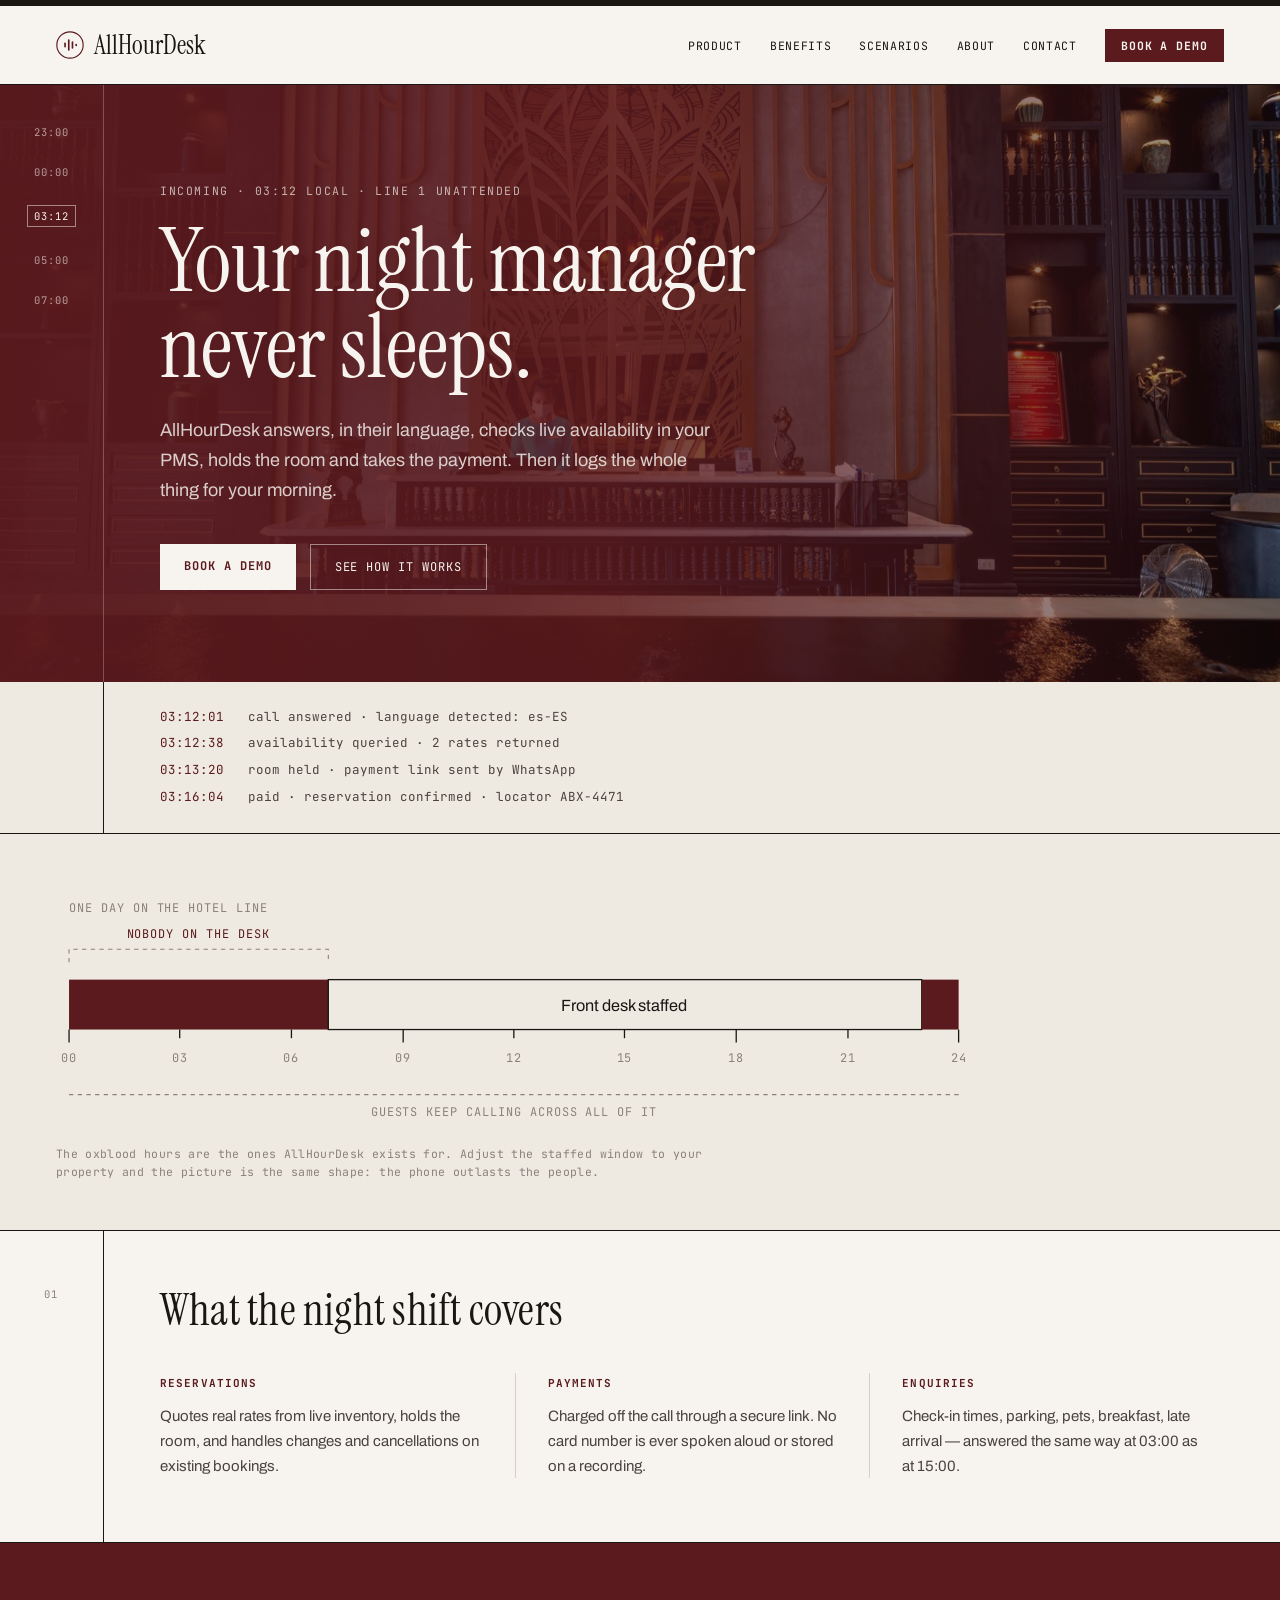
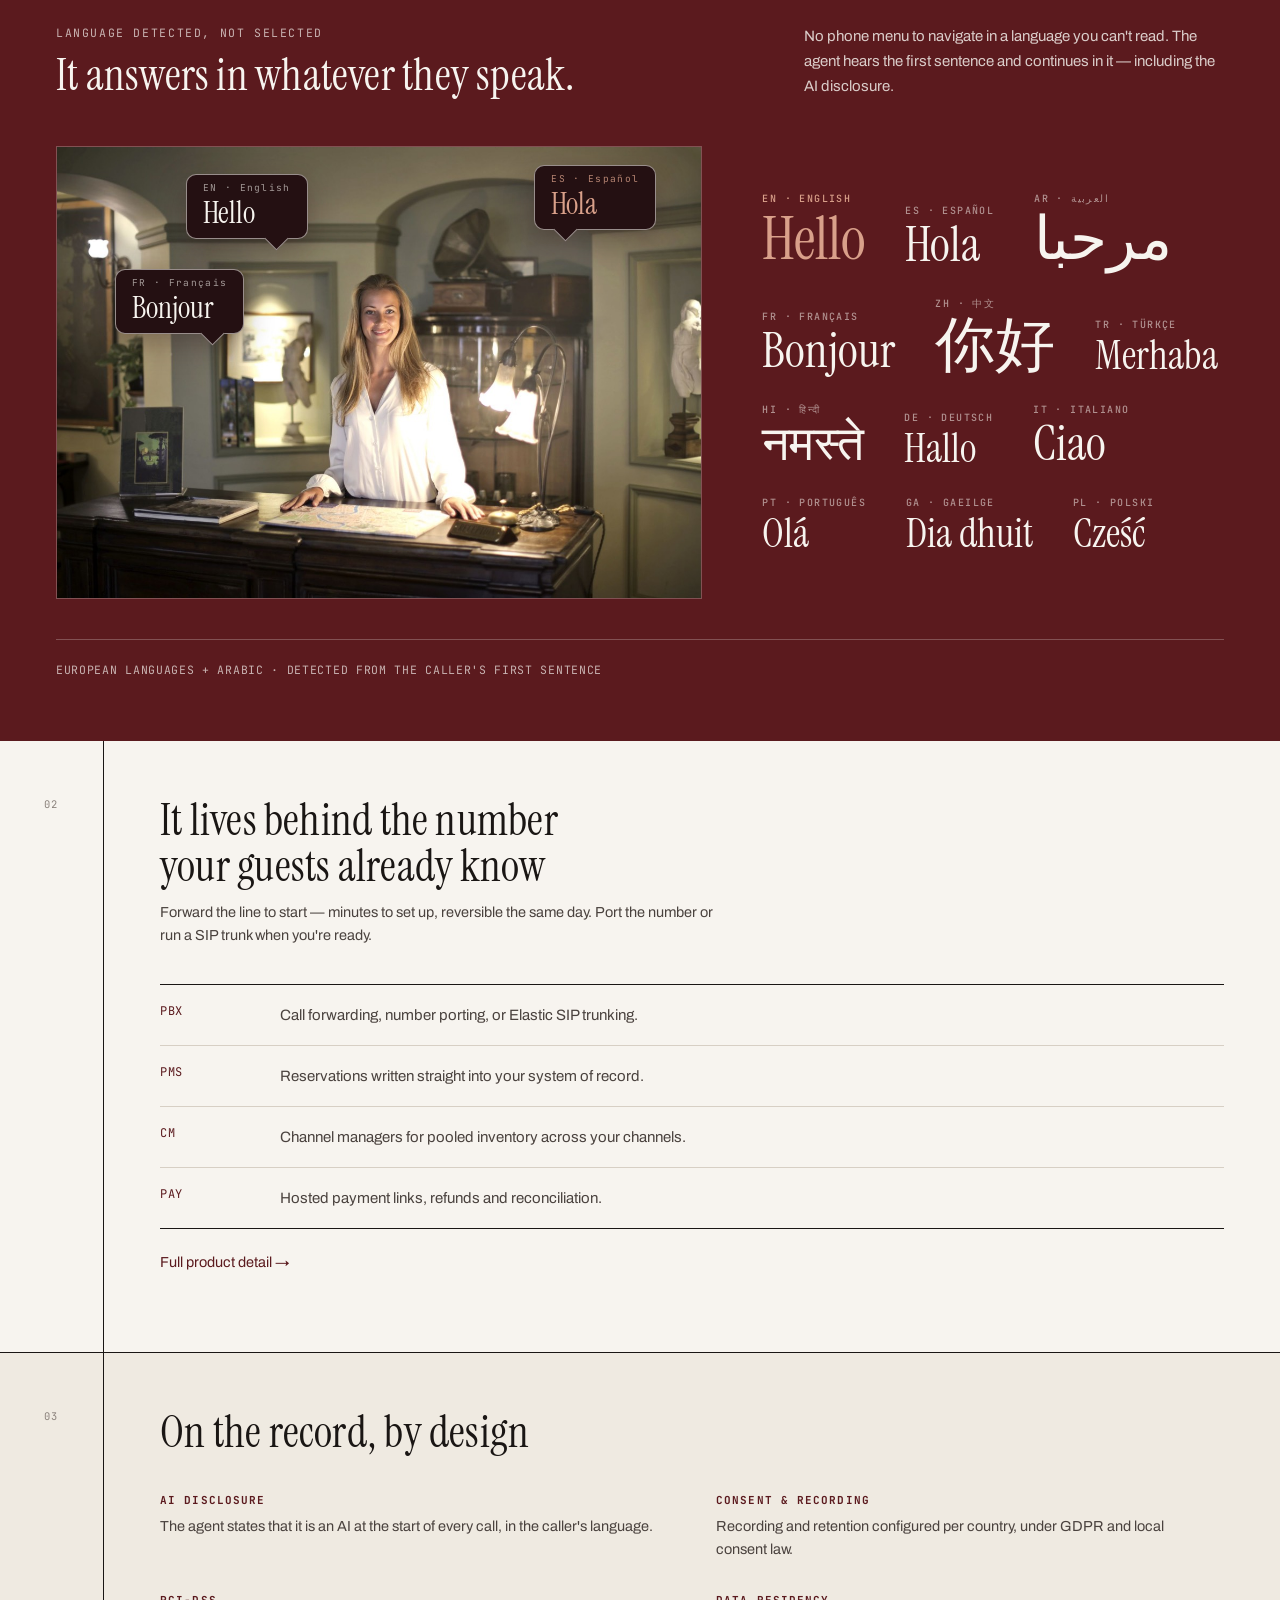
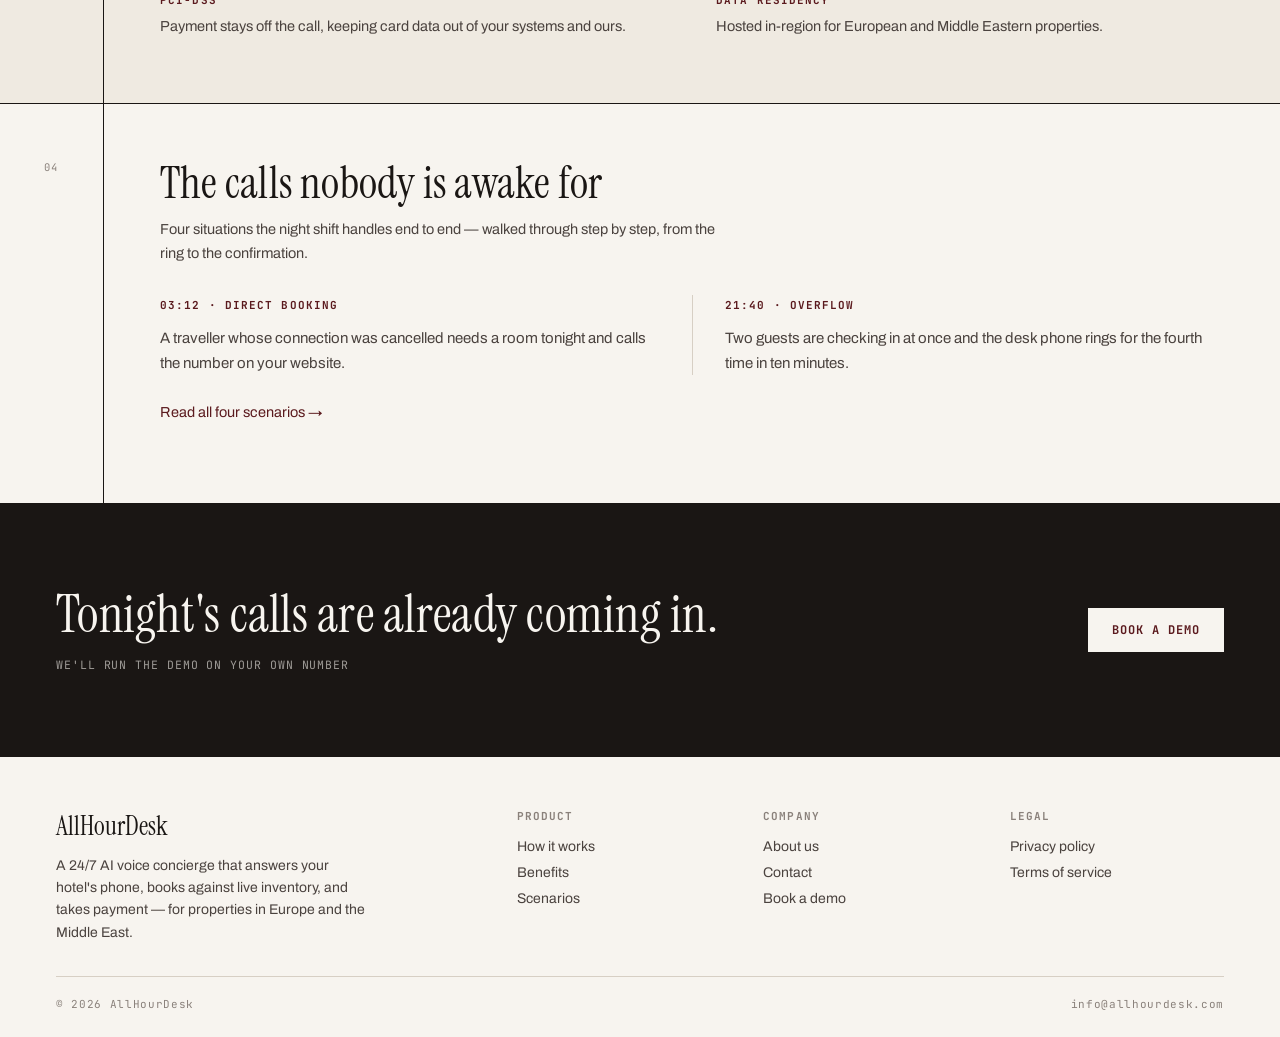
<file: index.html>
<!doctype html>
<html lang="en">
<head>
<meta charset="utf-8">
<meta name="viewport" content="width=device-width,initial-scale=1">
<title>AllHourDesk — Your night manager never sleeps</title>
<meta name="description" content="A voice AI agent on your hotel's own line: answers 24/7 in the guest's language, checks live availability in your PMS, holds the room and takes payment.">
<link rel="icon" href="brand/logo/favicon.svg" type="image/svg+xml">
<link rel="stylesheet" href="site.css">
</head>
<body>
<div class="page">

  <nav class="nav">
    <a class="nav-brand" href="index.html">
      <svg width="28" height="28" viewBox="0 0 34 34" fill="none" aria-hidden="true"><circle cx="17" cy="17" r="16" stroke="currentColor" stroke-width="1.4"></circle><rect x="10" y="14" width="2" height="6" rx="1" fill="currentColor"></rect><rect x="14.5" y="10" width="2" height="14" rx="1" fill="currentColor"></rect><rect x="19" y="12.5" width="2" height="9" rx="1" fill="currentColor"></rect><rect x="23.5" y="15.5" width="2" height="3" rx="1" fill="currentColor"></rect></svg>
      <span class="nav-wordmark">AllHourDesk</span>
    </a>
    <div class="nav-links">
      <a href="product.html">Product</a>
      <a href="benefits.html">Benefits</a>
      <a href="scenarios.html">Scenarios</a>
      <a href="about.html">About</a>
      <a href="contact.html">Contact</a>
      <a class="btn btn-primary btn-sm" href="contact.html#demo">Book a demo</a>
    </div>
  </nav>

  <!-- hero -->
  <div class="hero has-photo">
    <div class="hero-rail">
      <span>23:00</span><span>00:00</span><span class="now">03:12</span><span>05:00</span><span>07:00</span>
    </div>
    <div class="hero-body">
      <span class="hero-kicker">Incoming · 03:12 local · line 1 unattended</span>
      <h1>Your night manager<br>never sleeps.</h1>
      <p>AllHourDesk answers, in their language, checks live availability in your PMS, holds the room and takes the payment. Then it logs the whole thing for your morning.</p>
      <div class="hero-actions">
        <a class="btn btn-on-dark" href="contact.html#demo">Book a demo</a>
        <a class="btn btn-ghost-dark" href="product.html">See how it works</a>
      </div>
    </div>
  </div>

  <!-- log strip -->
  <div class="logstrip">
    <div class="logstrip-inner">
      <div class="logstrip-rail"></div>
      <div class="logstrip-lines">
        <span><span class="t">03:12:01</span> &nbsp; call answered · language detected: es-ES</span>
        <span><span class="t">03:12:38</span> &nbsp; availability queried · 2 rates returned</span>
        <span><span class="t">03:13:20</span> &nbsp; room held · payment link sent by WhatsApp</span>
        <span><span class="t">03:16:04</span> &nbsp; paid · reservation confirmed · locator ABX-4471</span>
      </div>
    </div>
  </div>

  <!-- coverage figure -->
  <div class="figure-band">
    <figure class="figure fit">
      <svg viewBox="48 0 848 230" class="dg" role="img" aria-label="A 24-hour timeline showing that a typical property staffs its phone from about 07:00 to 23:00, leaving the overnight hours uncovered even though calls continue to arrive.">
        <text x="60" y="28" class="dg-lbl">ONE DAY ON THE HOTEL LINE</text>

        <path d="M 60,74 V 62 H 299 V 74" class="dg-dash"/>
        <text x="179" y="52" class="dg-lbl-ox" text-anchor="middle">NOBODY ON THE DESK</text>

        <rect x="60"  y="90" width="239" height="46" fill="#5B1A1E"/>
        <rect x="299" y="90" width="547" height="46" fill="#EFEAE1" stroke="#1A1614" stroke-width="1.2"/>
        <rect x="846" y="90" width="34"  height="46" fill="#5B1A1E"/>

        <text x="572" y="119" class="dg-t" text-anchor="middle">Front desk staffed</text>

        <g class="dg-line">
          <line x1="60"  y1="136" x2="60"  y2="148"/>
          <line x1="162" y1="136" x2="162" y2="144"/>
          <line x1="265" y1="136" x2="265" y2="144"/>
          <line x1="368" y1="136" x2="368" y2="148"/>
          <line x1="470" y1="136" x2="470" y2="144"/>
          <line x1="572" y1="136" x2="572" y2="144"/>
          <line x1="675" y1="136" x2="675" y2="148"/>
          <line x1="778" y1="136" x2="778" y2="144"/>
          <line x1="880" y1="136" x2="880" y2="148"/>
        </g>
        <g class="dg-lbl" text-anchor="middle">
          <text x="60"  y="166">00</text>
          <text x="162" y="166">03</text>
          <text x="265" y="166">06</text>
          <text x="368" y="166">09</text>
          <text x="470" y="166">12</text>
          <text x="572" y="166">15</text>
          <text x="675" y="166">18</text>
          <text x="778" y="166">21</text>
          <text x="880" y="166">24</text>
        </g>

        <line x1="60" y1="196" x2="880" y2="196" class="dg-dash"/>
        <text x="470" y="216" class="dg-lbl" text-anchor="middle">GUESTS KEEP CALLING ACROSS ALL OF IT</text>
      </svg>
      <figcaption>The oxblood hours are the ones AllHourDesk exists for. Adjust the staffed window to your property and the picture is the same shape: the phone outlasts the people.</figcaption>
    </figure>
  </div>

  <!-- what it covers -->
  <div class="rail-row">
    <div class="rail">01</div>
    <div class="rail-body">
      <h2 style="margin-bottom:40px;max-width:620px">What the night shift covers</h2>
      <div class="cols-3">
        <div>
          <span class="label">Reservations</span>
          <p>Quotes real rates from live inventory, holds the room, and handles changes and cancellations on existing bookings.</p>
        </div>
        <div>
          <span class="label">Payments</span>
          <p>Charged off the call through a secure link. No card number is ever spoken aloud or stored on a recording.</p>
        </div>
        <div>
          <span class="label">Enquiries</span>
          <p>Check-in times, parking, pets, breakfast, late arrival — answered the same way at 03:00 as at 15:00.</p>
        </div>
      </div>
    </div>
  </div>

  <!-- multilingual greeting band -->
  <div class="greetings">
    <div class="greetings-head">
      <div>
        <span class="hero-kicker">Language detected, not selected</span>
        <h2 style="color:var(--ahd-bone);margin-top:12px">It answers in whatever they speak.</h2>
      </div>
      <p>No phone menu to navigate in a language you can't read. The agent hears the first sentence and continues in it — including the AI disclosure.</p>
    </div>

    <div class="greetings-split">

      <div class="greet-photo">
        <img src="img/receptionist.jpg" width="1200" height="840" loading="lazy"
             alt="A smiling receptionist at the front desk of a boutique hotel, with greetings in English, Spanish and French floating above her.">
        <span class="bubble b1"><span class="lang">EN · English</span>Hello</span>
        <span class="bubble b2"><span class="lang">ES · Español</span>Hola</span>
        <span class="bubble b3"><span class="lang">FR · Français</span>Bonjour</span>
      </div>

      <div>
    <div class="greeting-wall">
      <span class="greeting accent"><span class="lang">EN · English</span><span class="word xl">Hello</span></span>
      <span class="greeting"><span class="lang">ES · Español</span><span class="word lg">Hola</span></span>
      <span class="greeting"><span class="lang">AR · العربية</span><span class="word xl" dir="rtl">مرحبا</span></span>
      <span class="greeting"><span class="lang">FR · Français</span><span class="word lg">Bonjour</span></span>
      <span class="greeting"><span class="lang">ZH · 中文</span><span class="word xl">你好</span></span>
      <span class="greeting"><span class="lang">TR · Türkçe</span><span class="word md">Merhaba</span></span>
      <span class="greeting"><span class="lang">HI · हिन्दी</span><span class="word lg">नमस्ते</span></span>
      <span class="greeting"><span class="lang">DE · Deutsch</span><span class="word md">Hallo</span></span>
      <span class="greeting"><span class="lang">IT · Italiano</span><span class="word lg">Ciao</span></span>
      <span class="greeting"><span class="lang">PT · Português</span><span class="word md">Olá</span></span>
      <span class="greeting"><span class="lang">GA · Gaeilge</span><span class="word md">Dia dhuit</span></span>
      <span class="greeting"><span class="lang">PL · Polski</span><span class="word md">Cześć</span></span>
        </div>
      </div>

    </div>

    <div class="greetings-foot">EUROPEAN LANGUAGES + ARABIC · DETECTED FROM THE CALLER'S FIRST SENTENCE</div>
  </div>

  <!-- integrations -->
  <div class="rail-row">
    <div class="rail">02</div>
    <div class="rail-body">
      <h2 style="margin-bottom:12px;max-width:620px">It lives behind the number your guests already know</h2>
      <p class="small" style="max-width:560px;margin:0 0 36px">Forward the line to start — minutes to set up, reversible the same day. Port the number or run a SIP trunk when you're ready.</p>
      <div class="rows">
        <div class="row"><span class="k">PBX</span><span class="v">Call forwarding, number porting, or Elastic SIP trunking.</span></div>
        <div class="row"><span class="k">PMS</span><span class="v">Reservations written straight into your system of record.</span></div>
        <div class="row"><span class="k">CM</span><span class="v">Channel managers for pooled inventory across your channels.</span></div>
        <div class="row"><span class="k">PAY</span><span class="v">Hosted payment links, refunds and reconciliation.</span></div>
      </div>
      <p class="small" style="margin-top:22px"><a href="product.html">Full product detail →</a></p>
    </div>
  </div>

  <!-- compliance -->
  <div class="rail-row alt">
    <div class="rail">03</div>
    <div class="rail-body">
      <h2 style="margin-bottom:34px">On the record, by design</h2>
      <div class="grid-2">
        <div><span class="label">AI disclosure</span><p>The agent states that it is an AI at the start of every call, in the caller's language.</p></div>
        <div><span class="label">Consent &amp; recording</span><p>Recording and retention configured per country, under GDPR and local consent law.</p></div>
        <div><span class="label">PCI-DSS</span><p>Payment stays off the call, keeping card data out of your systems and ours.</p></div>
        <div><span class="label">Data residency</span><p>Hosted in-region for European and Middle Eastern properties.</p></div>
      </div>
    </div>
  </div>

  <!-- scenarios teaser -->
  <div class="rail-row">
    <div class="rail">04</div>
    <div class="rail-body">
      <h2 style="margin-bottom:12px">The calls nobody is awake for</h2>
      <p class="small" style="max-width:560px;margin:0 0 30px">Four situations the night shift handles end to end — walked through step by step, from the ring to the confirmation.</p>
      <div class="cols-2">
        <div>
          <span class="label">03:12 · Direct booking</span>
          <p>A traveller whose connection was cancelled needs a room tonight and calls the number on your website.</p>
        </div>
        <div>
          <span class="label">21:40 · Overflow</span>
          <p>Two guests are checking in at once and the desk phone rings for the fourth time in ten minutes.</p>
        </div>
      </div>
      <p class="small" style="margin-top:26px"><a href="scenarios.html">Read all four scenarios →</a></p>
    </div>
  </div>

  <!-- CTA -->
  <div class="cta">
    <div>
      <h2>Tonight's calls are already coming in.</h2>
      <span class="meta">We'll run the demo on your own number</span>
    </div>
    <a class="btn btn-on-dark" href="contact.html#demo">Book a demo</a>
  </div>

  <footer class="footer">
    <div class="footer-cols">
      <div>
        <span class="nav-wordmark">AllHourDesk</span>
        <p class="footer-blurb">A 24/7 AI voice concierge that answers your hotel's phone, books against live inventory, and takes payment — for properties in Europe and the Middle East.</p>
      </div>
      <div>
        <h4>Product</h4>
        <ul>
          <li><a href="product.html">How it works</a></li>
          <li><a href="benefits.html">Benefits</a></li>
          <li><a href="scenarios.html">Scenarios</a></li>
        </ul>
      </div>
      <div>
        <h4>Company</h4>
        <ul>
          <li><a href="about.html">About us</a></li>
          <li><a href="contact.html">Contact</a></li>
          <li><a href="contact.html#demo">Book a demo</a></li>
        </ul>
      </div>
      <div>
        <h4>Legal</h4>
        <ul>
          <li><a href="privacy.html">Privacy policy</a></li>
          <li><a href="terms.html">Terms of service</a></li>
        </ul>
      </div>
    </div>
    <div class="footer-bar">
      <span>© 2026 AllHourDesk</span>
      <span><a href="mailto:info@allhourdesk.com">info@allhourdesk.com</a></span>
    </div>
  </footer>

</div>
</body>
</html>
</file>
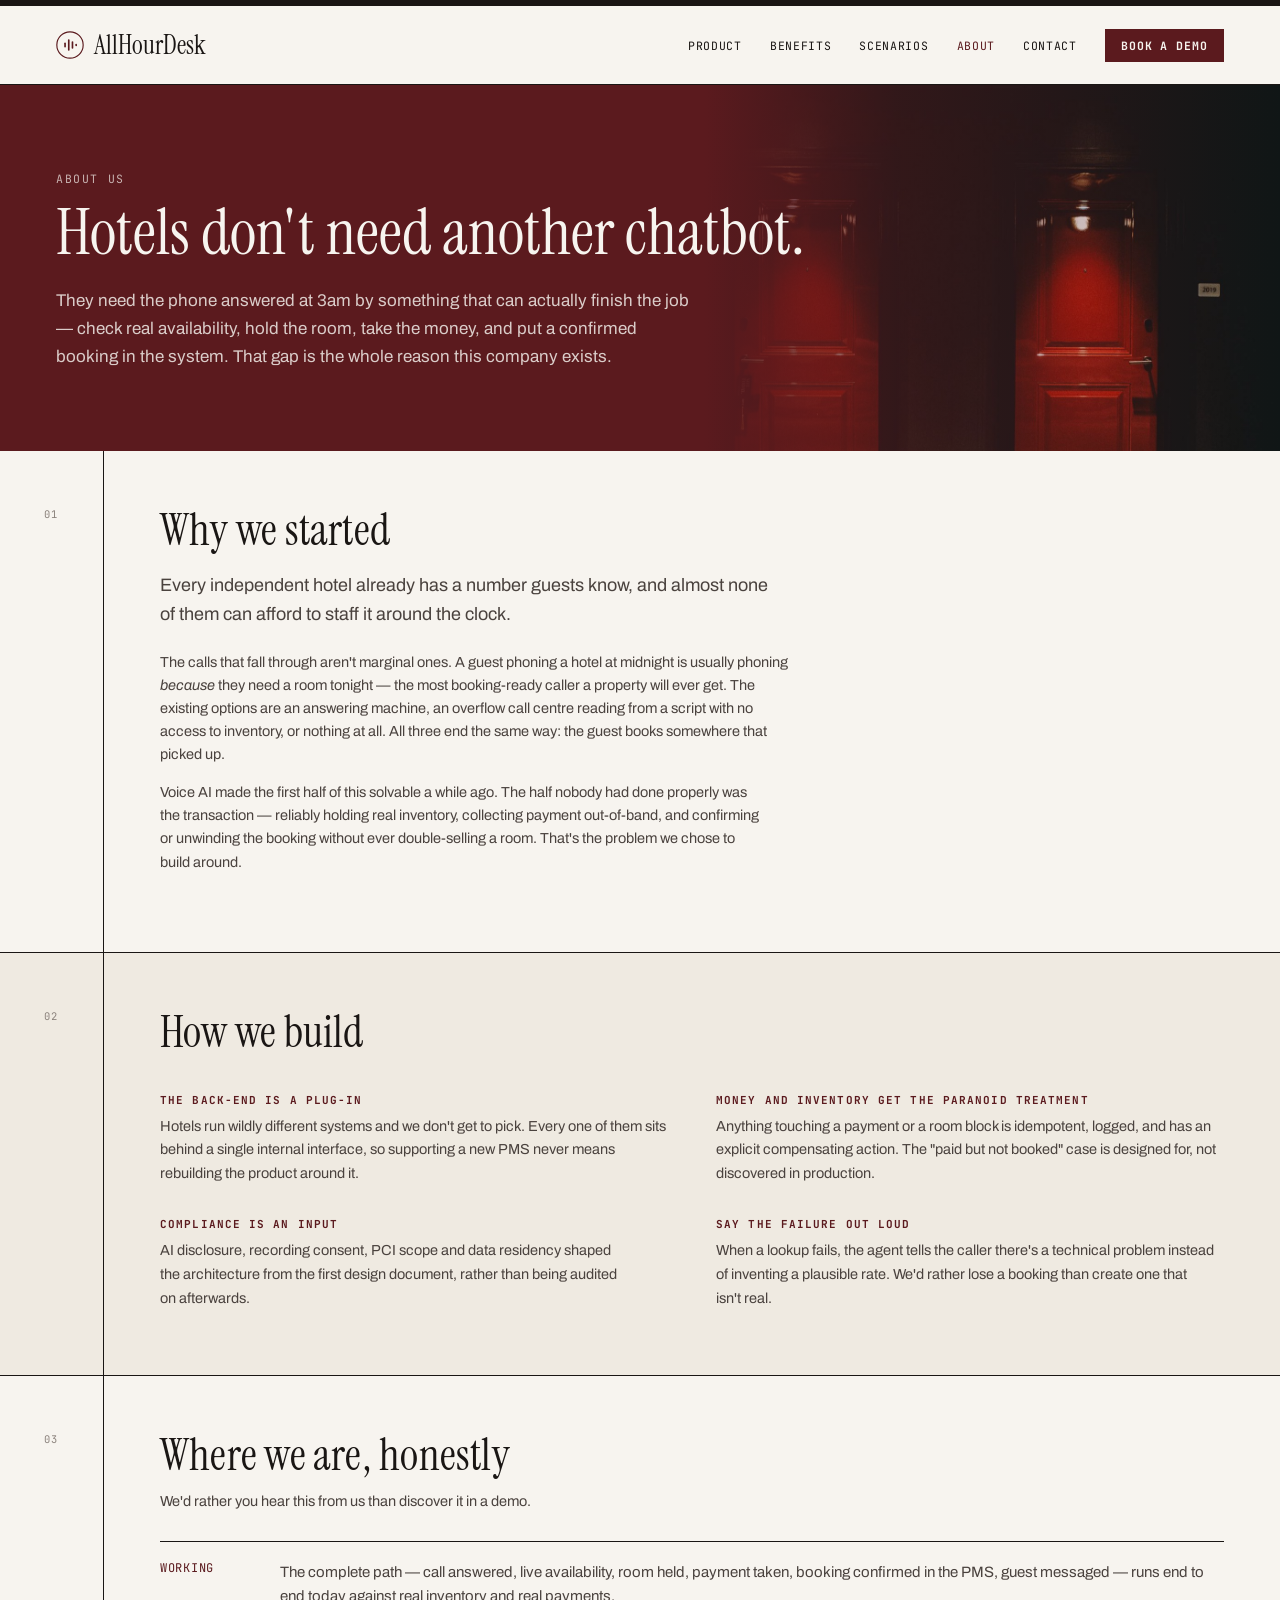
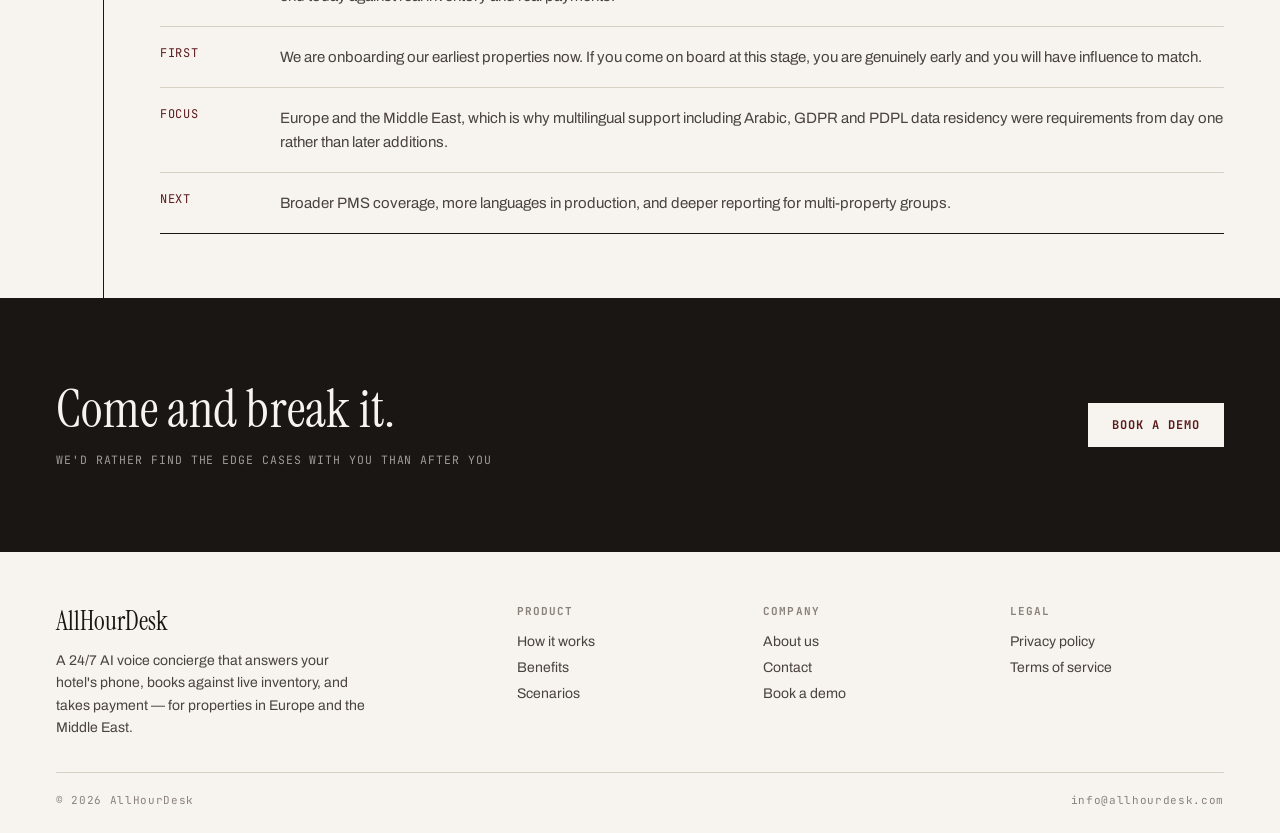
<file: about.html>
<!doctype html>
<html lang="en">
<head>
<meta charset="utf-8">
<meta name="viewport" content="width=device-width,initial-scale=1">
<title>About — AllHourDesk</title>
<meta name="description" content="Who we are and why we're building a voice AI concierge that completes real hotel bookings rather than taking messages.">
<link rel="icon" href="brand/logo/favicon.svg" type="image/svg+xml">
<link rel="stylesheet" href="site.css">
</head>
<body>
<div class="page">

  <nav class="nav">
    <a class="nav-brand" href="index.html">
      <svg width="28" height="28" viewBox="0 0 34 34" fill="none" aria-hidden="true"><circle cx="17" cy="17" r="16" stroke="currentColor" stroke-width="1.4"></circle><rect x="10" y="14" width="2" height="6" rx="1" fill="currentColor"></rect><rect x="14.5" y="10" width="2" height="14" rx="1" fill="currentColor"></rect><rect x="19" y="12.5" width="2" height="9" rx="1" fill="currentColor"></rect><rect x="23.5" y="15.5" width="2" height="3" rx="1" fill="currentColor"></rect></svg>
      <span class="nav-wordmark">AllHourDesk</span>
    </a>
    <div class="nav-links">
      <a href="product.html">Product</a>
      <a href="benefits.html">Benefits</a>
      <a href="scenarios.html">Scenarios</a>
      <a href="about.html" aria-current="page">About</a>
      <a href="contact.html">Contact</a>
      <a class="btn btn-primary btn-sm" href="contact.html#demo">Book a demo</a>
    </div>
  </nav>

  <div class="page-head has-photo photo-doors">
    <span class="hero-kicker">About us</span>
    <h1>Hotels don't need another chatbot.</h1>
    <p>They need the phone answered at 3am by something that can actually finish the job — check real availability, hold the room, take the money, and put a confirmed booking in the system. That gap is the whole reason this company exists.</p>
  </div>

  <!-- why -->
  <div class="rail-row">
    <div class="rail">01</div>
    <div class="rail-body">
      <h2 style="margin-bottom:12px">Why we started</h2>
      <p class="lede" style="margin-bottom:22px">Every independent hotel already has a number guests know, and almost none of them can afford to staff it around the clock.</p>
      <p class="small" style="max-width:640px">The calls that fall through aren't marginal ones. A guest phoning a hotel at midnight is usually phoning <em>because</em> they need a room tonight — the most booking-ready caller a property will ever get. The existing options are an answering machine, an overflow call centre reading from a script with no access to inventory, or nothing at all. All three end the same way: the guest books somewhere that picked up.</p>
      <p class="small" style="max-width:640px">Voice AI made the first half of this solvable a while ago. The half nobody had done properly was the transaction — reliably holding real inventory, collecting payment out-of-band, and confirming or unwinding the booking without ever double-selling a room. That's the problem we chose to build around.</p>
    </div>
  </div>

  <!-- principles -->
  <div class="rail-row alt">
    <div class="rail">02</div>
    <div class="rail-body">
      <h2 style="margin-bottom:34px">How we build</h2>
      <div class="grid-2">
        <div>
          <span class="label">The back-end is a plug-in</span>
          <p>Hotels run wildly different systems and we don't get to pick. Every one of them sits behind a single internal interface, so supporting a new PMS never means rebuilding the product around it.</p>
        </div>
        <div>
          <span class="label">Money and inventory get the paranoid treatment</span>
          <p>Anything touching a payment or a room block is idempotent, logged, and has an explicit compensating action. The "paid but not booked" case is designed for, not discovered in production.</p>
        </div>
        <div>
          <span class="label">Compliance is an input</span>
          <p>AI disclosure, recording consent, PCI scope and data residency shaped the architecture from the first design document, rather than being audited on afterwards.</p>
        </div>
        <div>
          <span class="label">Say the failure out loud</span>
          <p>When a lookup fails, the agent tells the caller there's a technical problem instead of inventing a plausible rate. We'd rather lose a booking than create one that isn't real.</p>
        </div>
      </div>
    </div>
  </div>

  <!-- where we are -->
  <div class="rail-row">
    <div class="rail">03</div>
    <div class="rail-body">
      <h2 style="margin-bottom:12px">Where we are, honestly</h2>
      <p class="small" style="max-width:640px;margin:0 0 28px">We'd rather you hear this from us than discover it in a demo.</p>
      <div class="rows">
        <div class="row"><span class="k">WORKING</span><span class="v">The complete path — call answered, live availability, room held, payment taken, booking confirmed in the PMS, guest messaged — runs end to end today against real inventory and real payments.</span></div>
        <div class="row"><span class="k">FIRST</span><span class="v">We are onboarding our earliest properties now. If you come on board at this stage, you are genuinely early and you will have influence to match.</span></div>
        <div class="row"><span class="k">FOCUS</span><span class="v">Europe and the Middle East, which is why multilingual support including Arabic, GDPR and PDPL data residency were requirements from day one rather than later additions.</span></div>
        <div class="row"><span class="k">NEXT</span><span class="v">Broader PMS coverage, more languages in production, and deeper reporting for multi-property groups.</span></div>
      </div>
    </div>
  </div>

  <div class="cta">
    <div>
      <h2>Come and break it.</h2>
      <span class="meta">We'd rather find the edge cases with you than after you</span>
    </div>
    <a class="btn btn-on-dark" href="contact.html#demo">Book a demo</a>
  </div>

  <footer class="footer">
    <div class="footer-cols">
      <div>
        <span class="nav-wordmark">AllHourDesk</span>
        <p class="footer-blurb">A 24/7 AI voice concierge that answers your hotel's phone, books against live inventory, and takes payment — for properties in Europe and the Middle East.</p>
      </div>
      <div>
        <h4>Product</h4>
        <ul>
          <li><a href="product.html">How it works</a></li>
          <li><a href="benefits.html">Benefits</a></li>
          <li><a href="scenarios.html">Scenarios</a></li>
        </ul>
      </div>
      <div>
        <h4>Company</h4>
        <ul>
          <li><a href="about.html">About us</a></li>
          <li><a href="contact.html">Contact</a></li>
          <li><a href="contact.html#demo">Book a demo</a></li>
        </ul>
      </div>
      <div>
        <h4>Legal</h4>
        <ul>
          <li><a href="privacy.html">Privacy policy</a></li>
          <li><a href="terms.html">Terms of service</a></li>
        </ul>
      </div>
    </div>
    <div class="footer-bar">
      <span>© 2026 AllHourDesk</span>
      <span><a href="mailto:info@allhourdesk.com">info@allhourdesk.com</a></span>
    </div>
  </footer>

</div>
</body>
</html>
</file>
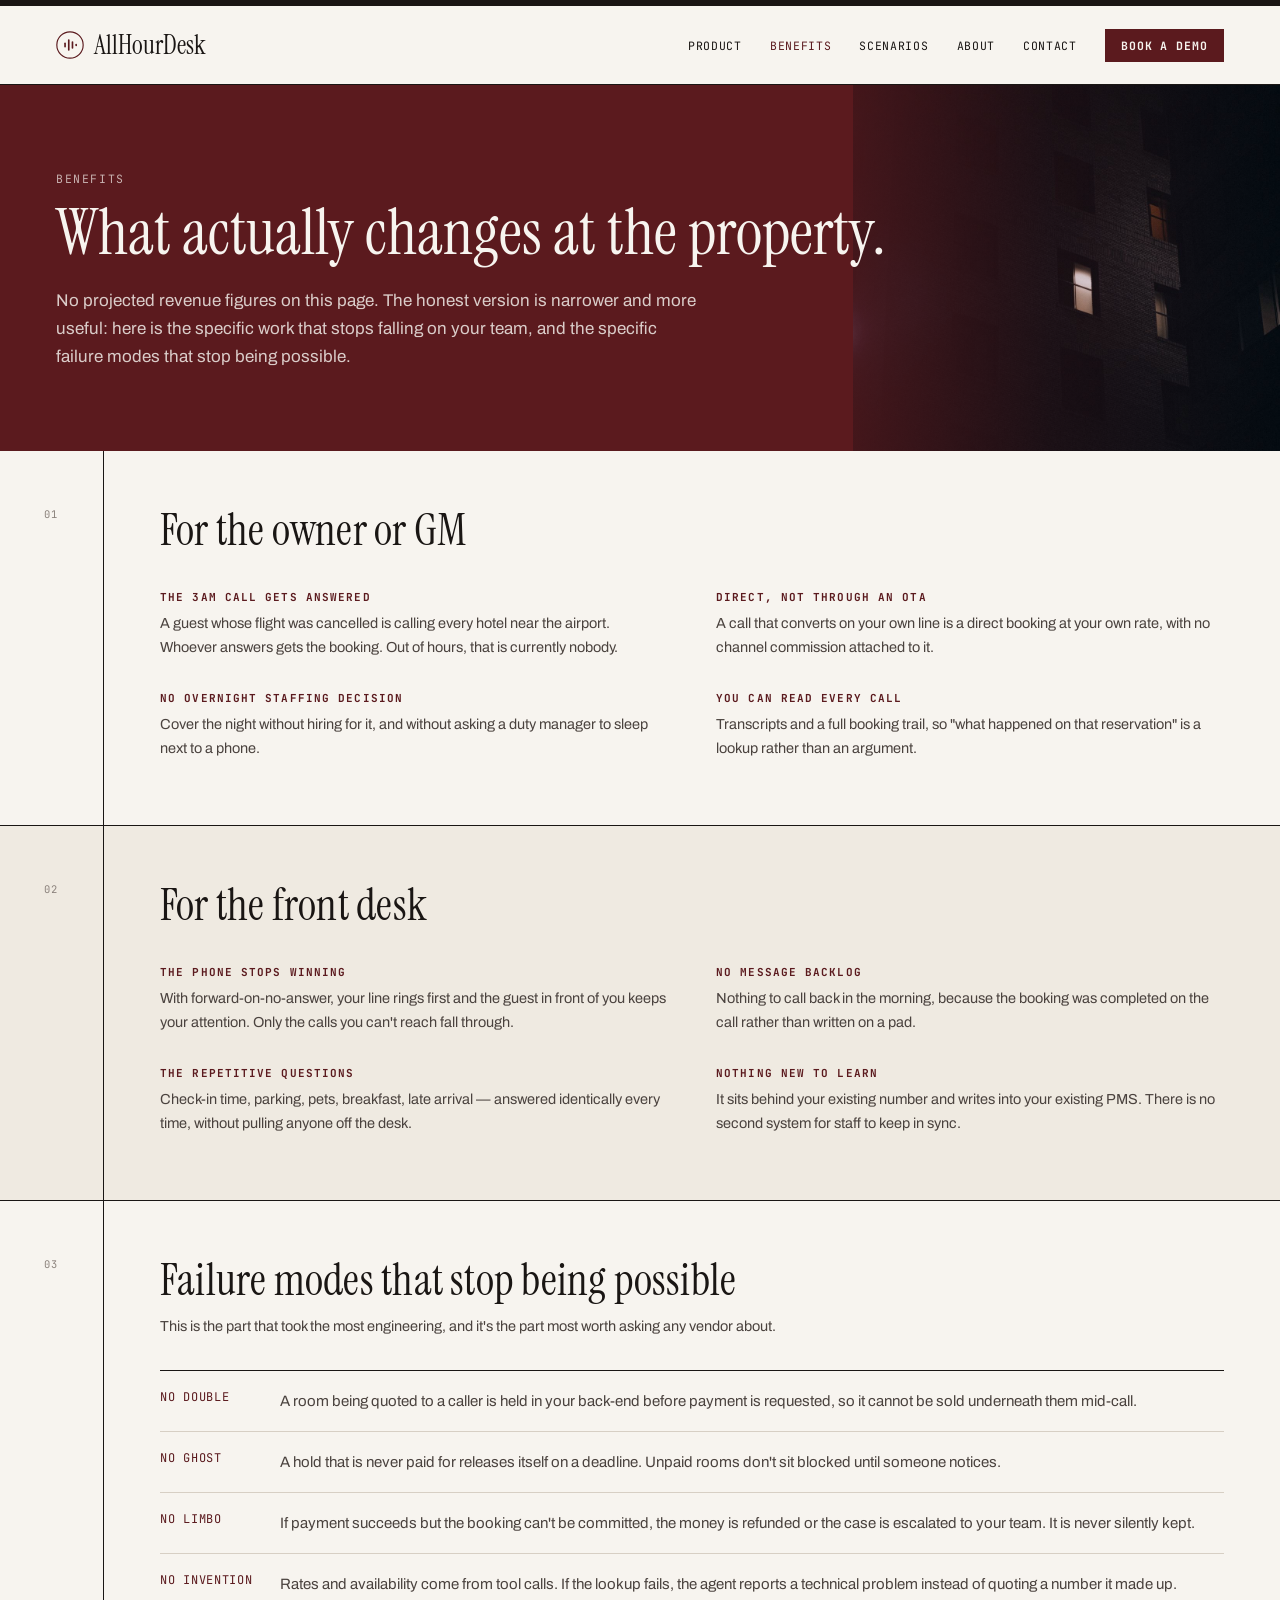
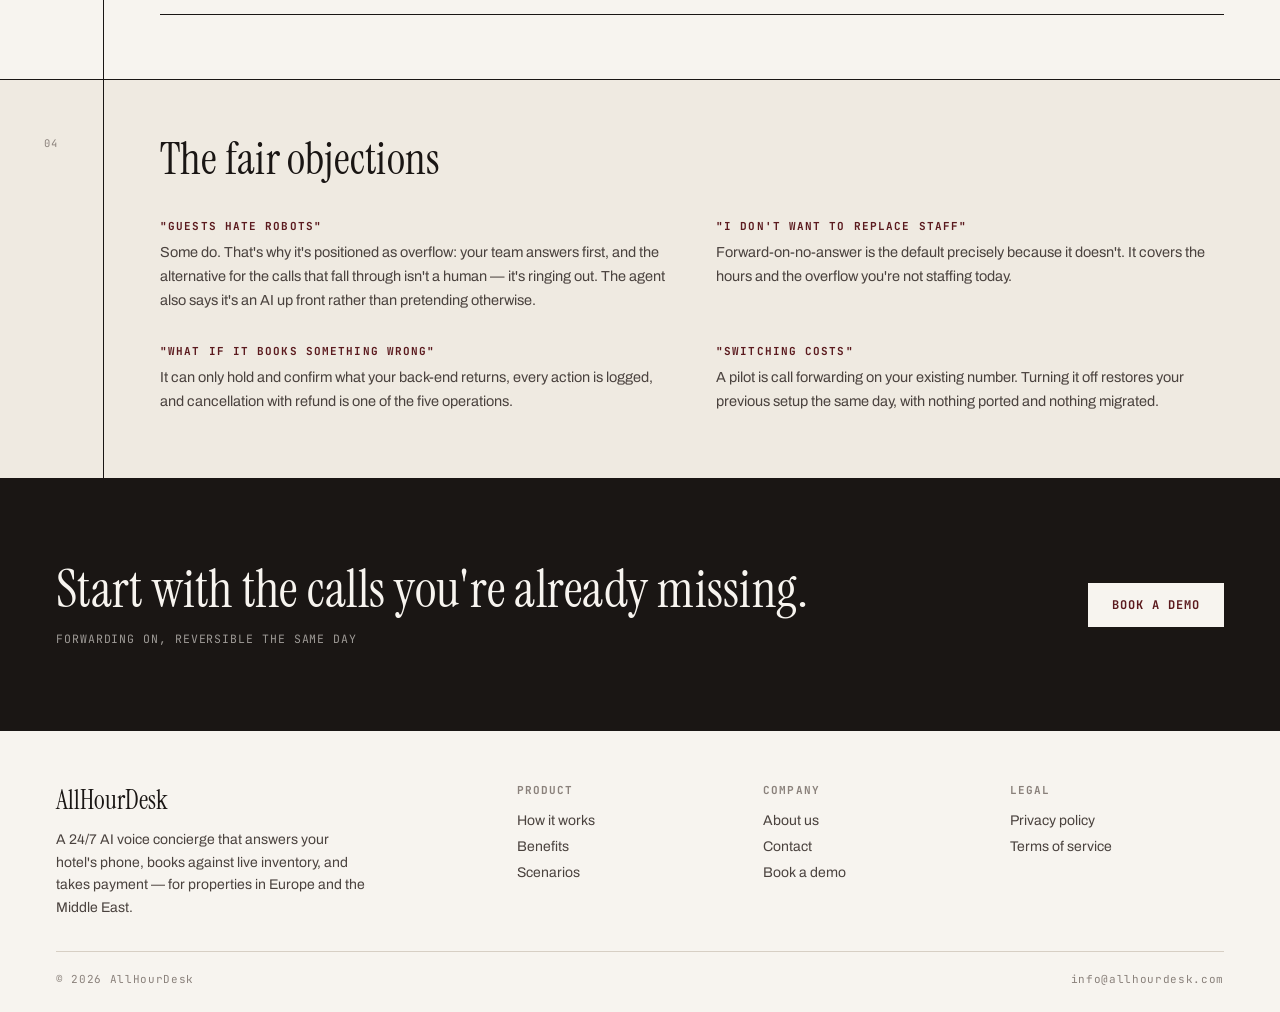
<file: benefits.html>
<!doctype html>
<html lang="en">
<head>
<meta charset="utf-8">
<meta name="viewport" content="width=device-width,initial-scale=1">
<title>Benefits — AllHourDesk</title>
<meta name="description" content="Why hotels run AllHourDesk: after-hours calls become direct bookings, the front desk stops being interrupted, and no room is ever sold twice.">
<link rel="icon" href="brand/logo/favicon.svg" type="image/svg+xml">
<link rel="stylesheet" href="site.css">
</head>
<body>
<div class="page">

  <nav class="nav">
    <a class="nav-brand" href="index.html">
      <svg width="28" height="28" viewBox="0 0 34 34" fill="none" aria-hidden="true"><circle cx="17" cy="17" r="16" stroke="currentColor" stroke-width="1.4"></circle><rect x="10" y="14" width="2" height="6" rx="1" fill="currentColor"></rect><rect x="14.5" y="10" width="2" height="14" rx="1" fill="currentColor"></rect><rect x="19" y="12.5" width="2" height="9" rx="1" fill="currentColor"></rect><rect x="23.5" y="15.5" width="2" height="3" rx="1" fill="currentColor"></rect></svg>
      <span class="nav-wordmark">AllHourDesk</span>
    </a>
    <div class="nav-links">
      <a href="product.html">Product</a>
      <a href="benefits.html" aria-current="page">Benefits</a>
      <a href="scenarios.html">Scenarios</a>
      <a href="about.html">About</a>
      <a href="contact.html">Contact</a>
      <a class="btn btn-primary btn-sm" href="contact.html#demo">Book a demo</a>
    </div>
  </nav>

  <div class="page-head has-photo photo-windows">
    <span class="hero-kicker">Benefits</span>
    <h1>What actually changes at the property.</h1>
    <p>No projected revenue figures on this page. The honest version is narrower and more useful: here is the specific work that stops falling on your team, and the specific failure modes that stop being possible.</p>
  </div>

  <!-- for the owner -->
  <div class="rail-row">
    <div class="rail">01</div>
    <div class="rail-body">
      <h2 style="margin-bottom:34px">For the owner or GM</h2>
      <div class="grid-2">
        <div>
          <span class="label">The 3am call gets answered</span>
          <p>A guest whose flight was cancelled is calling every hotel near the airport. Whoever answers gets the booking. Out of hours, that is currently nobody.</p>
        </div>
        <div>
          <span class="label">Direct, not through an OTA</span>
          <p>A call that converts on your own line is a direct booking at your own rate, with no channel commission attached to it.</p>
        </div>
        <div>
          <span class="label">No overnight staffing decision</span>
          <p>Cover the night without hiring for it, and without asking a duty manager to sleep next to a phone.</p>
        </div>
        <div>
          <span class="label">You can read every call</span>
          <p>Transcripts and a full booking trail, so "what happened on that reservation" is a lookup rather than an argument.</p>
        </div>
      </div>
    </div>
  </div>

  <!-- for the front desk -->
  <div class="rail-row alt">
    <div class="rail">02</div>
    <div class="rail-body">
      <h2 style="margin-bottom:34px">For the front desk</h2>
      <div class="grid-2">
        <div>
          <span class="label">The phone stops winning</span>
          <p>With forward-on-no-answer, your line rings first and the guest in front of you keeps your attention. Only the calls you can't reach fall through.</p>
        </div>
        <div>
          <span class="label">No message backlog</span>
          <p>Nothing to call back in the morning, because the booking was completed on the call rather than written on a pad.</p>
        </div>
        <div>
          <span class="label">The repetitive questions</span>
          <p>Check-in time, parking, pets, breakfast, late arrival — answered identically every time, without pulling anyone off the desk.</p>
        </div>
        <div>
          <span class="label">Nothing new to learn</span>
          <p>It sits behind your existing number and writes into your existing PMS. There is no second system for staff to keep in sync.</p>
        </div>
      </div>
    </div>
  </div>

  <!-- integrity -->
  <div class="rail-row">
    <div class="rail">03</div>
    <div class="rail-body">
      <h2 style="margin-bottom:12px">Failure modes that stop being possible</h2>
      <p class="small" style="max-width:620px;margin:0 0 32px">This is the part that took the most engineering, and it's the part most worth asking any vendor about.</p>
      <div class="rows">
        <div class="row"><span class="k">NO&nbsp;DOUBLE</span><span class="v">A room being quoted to a caller is held in your back-end before payment is requested, so it cannot be sold underneath them mid-call.</span></div>
        <div class="row"><span class="k">NO&nbsp;GHOST</span><span class="v">A hold that is never paid for releases itself on a deadline. Unpaid rooms don't sit blocked until someone notices.</span></div>
        <div class="row"><span class="k">NO&nbsp;LIMBO</span><span class="v">If payment succeeds but the booking can't be committed, the money is refunded or the case is escalated to your team. It is never silently kept.</span></div>
        <div class="row"><span class="k">NO&nbsp;INVENTION</span><span class="v">Rates and availability come from tool calls. If the lookup fails, the agent reports a technical problem instead of quoting a number it made up.</span></div>
      </div>
    </div>
  </div>

  <!-- objections -->
  <div class="rail-row alt">
    <div class="rail">04</div>
    <div class="rail-body">
      <h2 style="margin-bottom:34px">The fair objections</h2>
      <div class="grid-2">
        <div>
          <span class="label">"Guests hate robots"</span>
          <p>Some do. That's why it's positioned as overflow: your team answers first, and the alternative for the calls that fall through isn't a human — it's ringing out. The agent also says it's an AI up front rather than pretending otherwise.</p>
        </div>
        <div>
          <span class="label">"I don't want to replace staff"</span>
          <p>Forward-on-no-answer is the default precisely because it doesn't. It covers the hours and the overflow you're not staffing today.</p>
        </div>
        <div>
          <span class="label">"What if it books something wrong"</span>
          <p>It can only hold and confirm what your back-end returns, every action is logged, and cancellation with refund is one of the five operations.</p>
        </div>
        <div>
          <span class="label">"Switching costs"</span>
          <p>A pilot is call forwarding on your existing number. Turning it off restores your previous setup the same day, with nothing ported and nothing migrated.</p>
        </div>
      </div>
    </div>
  </div>

  <div class="cta">
    <div>
      <h2>Start with the calls you're already missing.</h2>
      <span class="meta">Forwarding on, reversible the same day</span>
    </div>
    <a class="btn btn-on-dark" href="contact.html#demo">Book a demo</a>
  </div>

  <footer class="footer">
    <div class="footer-cols">
      <div>
        <span class="nav-wordmark">AllHourDesk</span>
        <p class="footer-blurb">A 24/7 AI voice concierge that answers your hotel's phone, books against live inventory, and takes payment — for properties in Europe and the Middle East.</p>
      </div>
      <div>
        <h4>Product</h4>
        <ul>
          <li><a href="product.html">How it works</a></li>
          <li><a href="benefits.html">Benefits</a></li>
          <li><a href="scenarios.html">Scenarios</a></li>
        </ul>
      </div>
      <div>
        <h4>Company</h4>
        <ul>
          <li><a href="about.html">About us</a></li>
          <li><a href="contact.html">Contact</a></li>
          <li><a href="contact.html#demo">Book a demo</a></li>
        </ul>
      </div>
      <div>
        <h4>Legal</h4>
        <ul>
          <li><a href="privacy.html">Privacy policy</a></li>
          <li><a href="terms.html">Terms of service</a></li>
        </ul>
      </div>
    </div>
    <div class="footer-bar">
      <span>© 2026 AllHourDesk</span>
      <span><a href="mailto:info@allhourdesk.com">info@allhourdesk.com</a></span>
    </div>
  </footer>

</div>
</body>
</html>
</file>
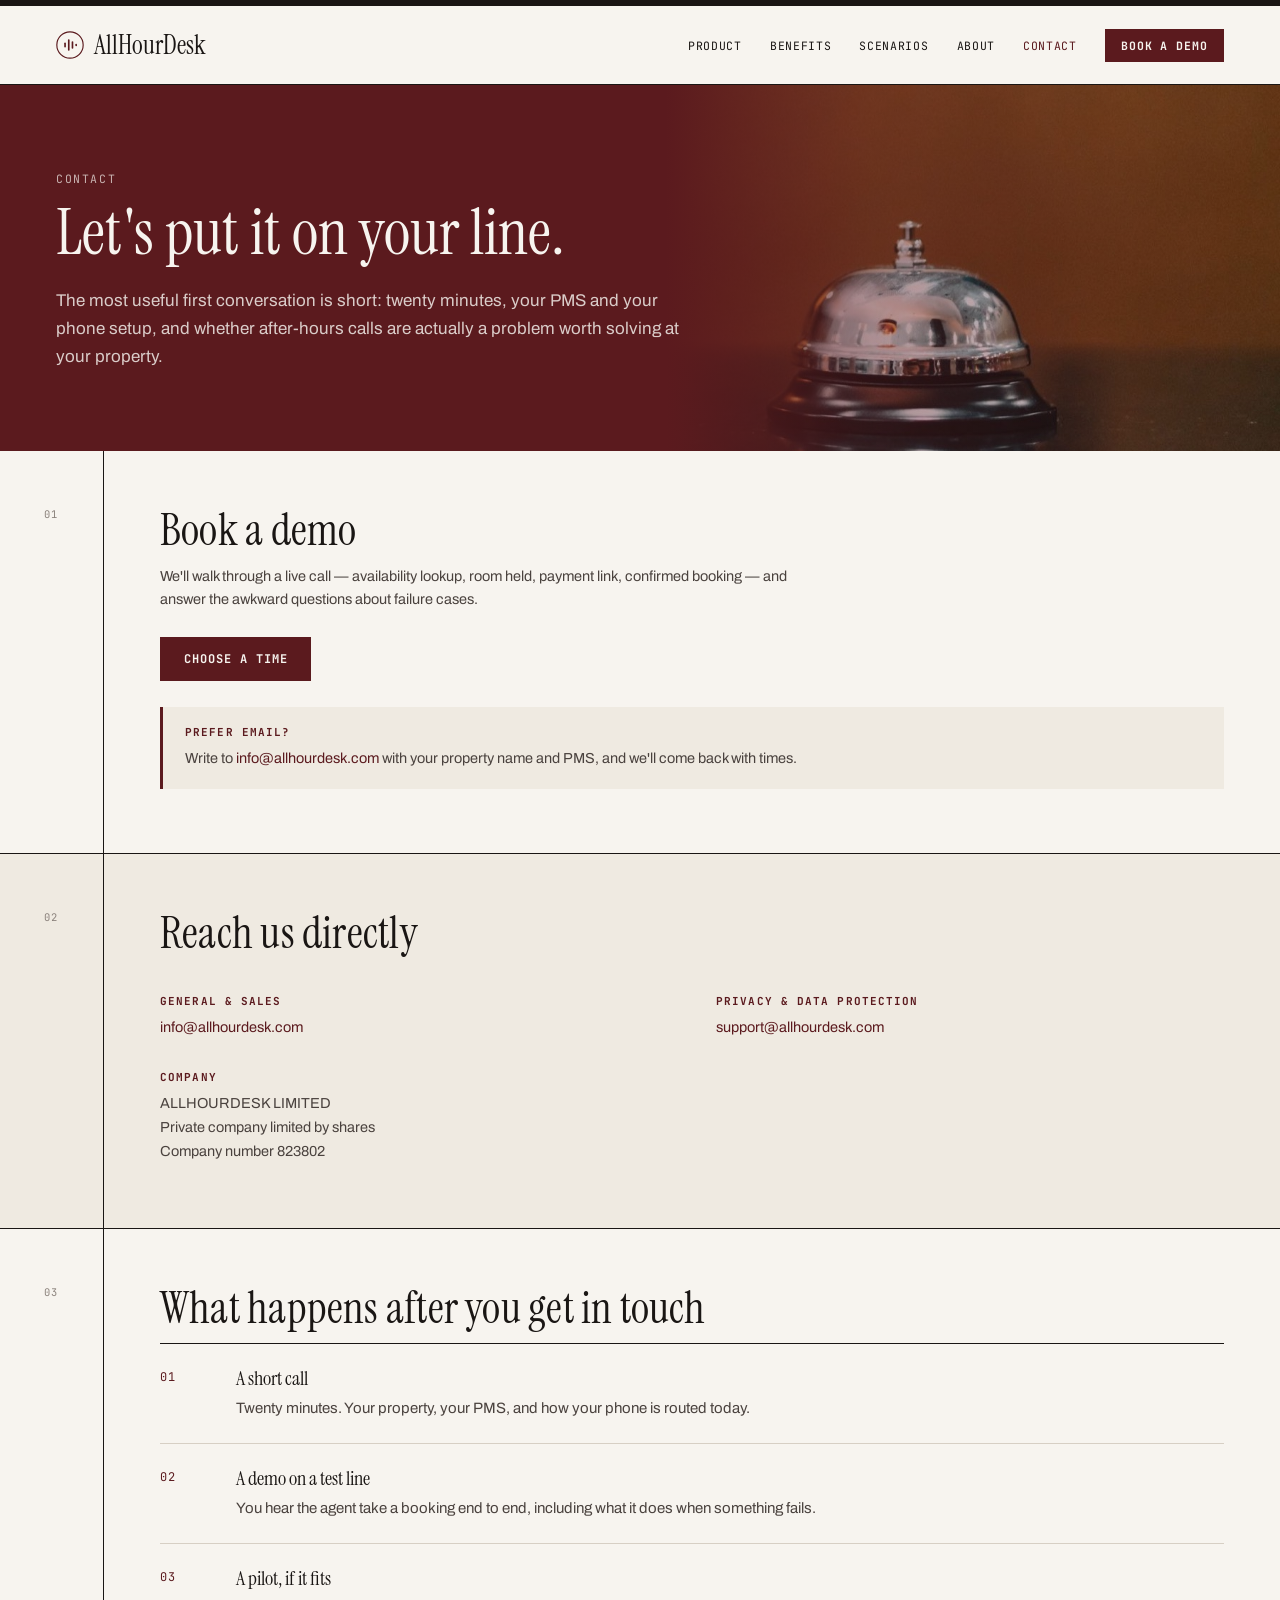
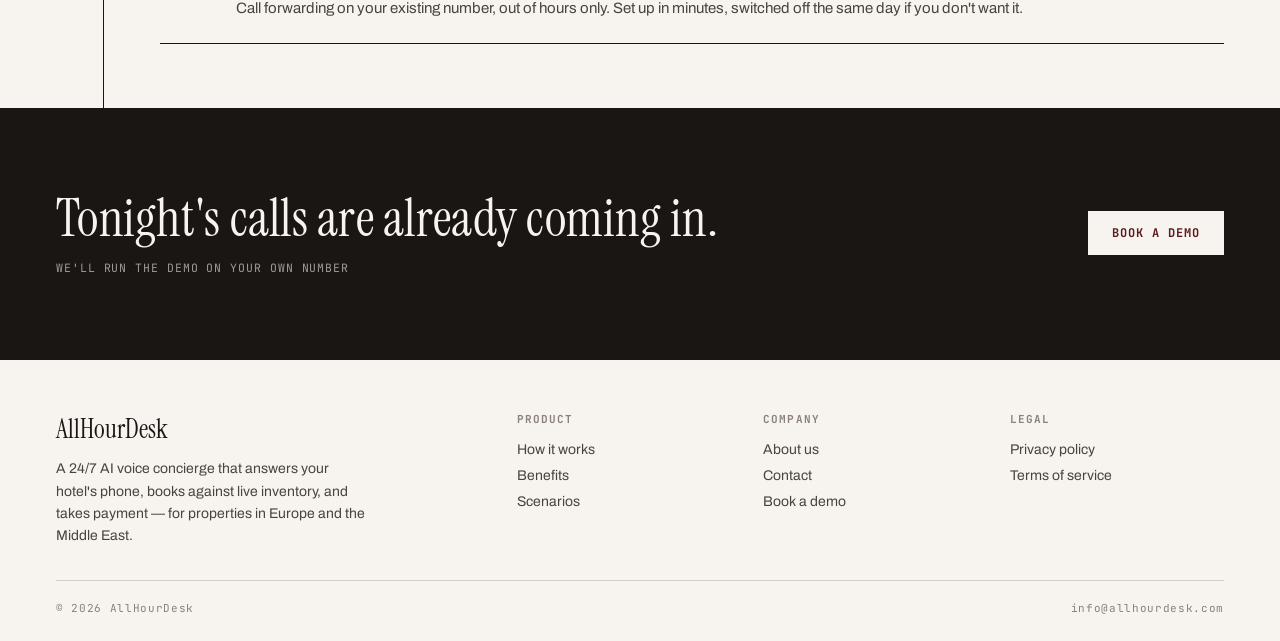
<file: contact.html>
<!doctype html>
<html lang="en">
<head>
<meta charset="utf-8">
<meta name="viewport" content="width=device-width,initial-scale=1">
<title>Contact — AllHourDesk</title>
<meta name="description" content="Book a demo on your own hotel line, or get in touch with the AllHourDesk team.">
<link rel="icon" href="brand/logo/favicon.svg" type="image/svg+xml">
<link rel="stylesheet" href="site.css">
</head>
<body>
<div class="page">

  <nav class="nav">
    <a class="nav-brand" href="index.html">
      <svg width="28" height="28" viewBox="0 0 34 34" fill="none" aria-hidden="true"><circle cx="17" cy="17" r="16" stroke="currentColor" stroke-width="1.4"></circle><rect x="10" y="14" width="2" height="6" rx="1" fill="currentColor"></rect><rect x="14.5" y="10" width="2" height="14" rx="1" fill="currentColor"></rect><rect x="19" y="12.5" width="2" height="9" rx="1" fill="currentColor"></rect><rect x="23.5" y="15.5" width="2" height="3" rx="1" fill="currentColor"></rect></svg>
      <span class="nav-wordmark">AllHourDesk</span>
    </a>
    <div class="nav-links">
      <a href="product.html">Product</a>
      <a href="benefits.html">Benefits</a>
      <a href="scenarios.html">Scenarios</a>
      <a href="about.html">About</a>
      <a href="contact.html" aria-current="page">Contact</a>
      <a class="btn btn-primary btn-sm" href="#demo">Book a demo</a>
    </div>
  </nav>

  <div class="page-head has-photo photo-bell">
    <span class="hero-kicker">Contact</span>
    <h1>Let's put it on your line.</h1>
    <p>The most useful first conversation is short: twenty minutes, your PMS and your phone setup, and whether after-hours calls are actually a problem worth solving at your property.</p>
  </div>

  <!-- demo -->
  <div class="rail-row" id="demo">
    <div class="rail">01</div>
    <div class="rail-body">
      <h2 style="margin-bottom:12px">Book a demo</h2>
      <p class="small" style="max-width:640px;margin:0 0 26px">We'll walk through a live call — availability lookup, room held, payment link, confirmed booking — and answer the awkward questions about failure cases.</p>

      <!-- ─────────────────────────────────────────────────────────────
           EDIT POINT: the only scheduling link on the whole site. Every
           other "Book a demo" button on every page points at this
           section, so this is the single place to change it.
           ───────────────────────────────────────────────────────────── -->
      <a class="btn btn-primary" href="https://cal.com/allhourdesk" target="_blank" rel="noopener">Choose a time</a>

      <div class="notice">
        <span class="label">Prefer email?</span>
        <p>Write to <a href="mailto:info@allhourdesk.com">info@allhourdesk.com</a> with your property name and PMS, and we'll come back with times.</p>
      </div>
    </div>
  </div>

  <!-- details -->
  <div class="rail-row alt">
    <div class="rail">02</div>
    <div class="rail-body">
      <h2 style="margin-bottom:34px">Reach us directly</h2>
      <div class="grid-2">
        <div>
          <span class="label">General &amp; sales</span>
          <p><a href="mailto:info@allhourdesk.com">info@allhourdesk.com</a></p>
        </div>
        <div>
          <span class="label">Privacy &amp; data protection</span>
          <p><a href="mailto:support@allhourdesk.com?subject=Data%20protection%20request">support@allhourdesk.com</a></p>
        </div>
        <div>
          <span class="label">Company</span>
          <p>ALLHOURDESK LIMITED<br>Private company limited by shares<br>Company number 823802</p>
        </div>
      </div>
    </div>
  </div>

  <!-- what to expect -->
  <div class="rail-row no-rule">
    <div class="rail">03</div>
    <div class="rail-body">
      <h2 style="margin-bottom:12px">What happens after you get in touch</h2>
      <div class="steps">
        <div class="step"><span class="step-n">01</span><div><h3>A short call</h3><p>Twenty minutes. Your property, your PMS, and how your phone is routed today.</p></div></div>
        <div class="step"><span class="step-n">02</span><div><h3>A demo on a test line</h3><p>You hear the agent take a booking end to end, including what it does when something fails.</p></div></div>
        <div class="step"><span class="step-n">03</span><div><h3>A pilot, if it fits</h3><p>Call forwarding on your existing number, out of hours only. Set up in minutes, switched off the same day if you don't want it.</p></div></div>
      </div>
    </div>
  </div>

  <div class="cta">
    <div>
      <h2>Tonight's calls are already coming in.</h2>
      <span class="meta">We'll run the demo on your own number</span>
    </div>
    <a class="btn btn-on-dark" href="#demo">Book a demo</a>
  </div>

  <footer class="footer">
    <div class="footer-cols">
      <div>
        <span class="nav-wordmark">AllHourDesk</span>
        <p class="footer-blurb">A 24/7 AI voice concierge that answers your hotel's phone, books against live inventory, and takes payment — for properties in Europe and the Middle East.</p>
      </div>
      <div>
        <h4>Product</h4>
        <ul>
          <li><a href="product.html">How it works</a></li>
          <li><a href="benefits.html">Benefits</a></li>
          <li><a href="scenarios.html">Scenarios</a></li>
        </ul>
      </div>
      <div>
        <h4>Company</h4>
        <ul>
          <li><a href="about.html">About us</a></li>
          <li><a href="contact.html">Contact</a></li>
          <li><a href="contact.html#demo">Book a demo</a></li>
        </ul>
      </div>
      <div>
        <h4>Legal</h4>
        <ul>
          <li><a href="privacy.html">Privacy policy</a></li>
          <li><a href="terms.html">Terms of service</a></li>
        </ul>
      </div>
    </div>
    <div class="footer-bar">
      <span>© 2026 AllHourDesk</span>
      <span><a href="mailto:info@allhourdesk.com">info@allhourdesk.com</a></span>
    </div>
  </footer>

</div>
</body>
</html>
</file>
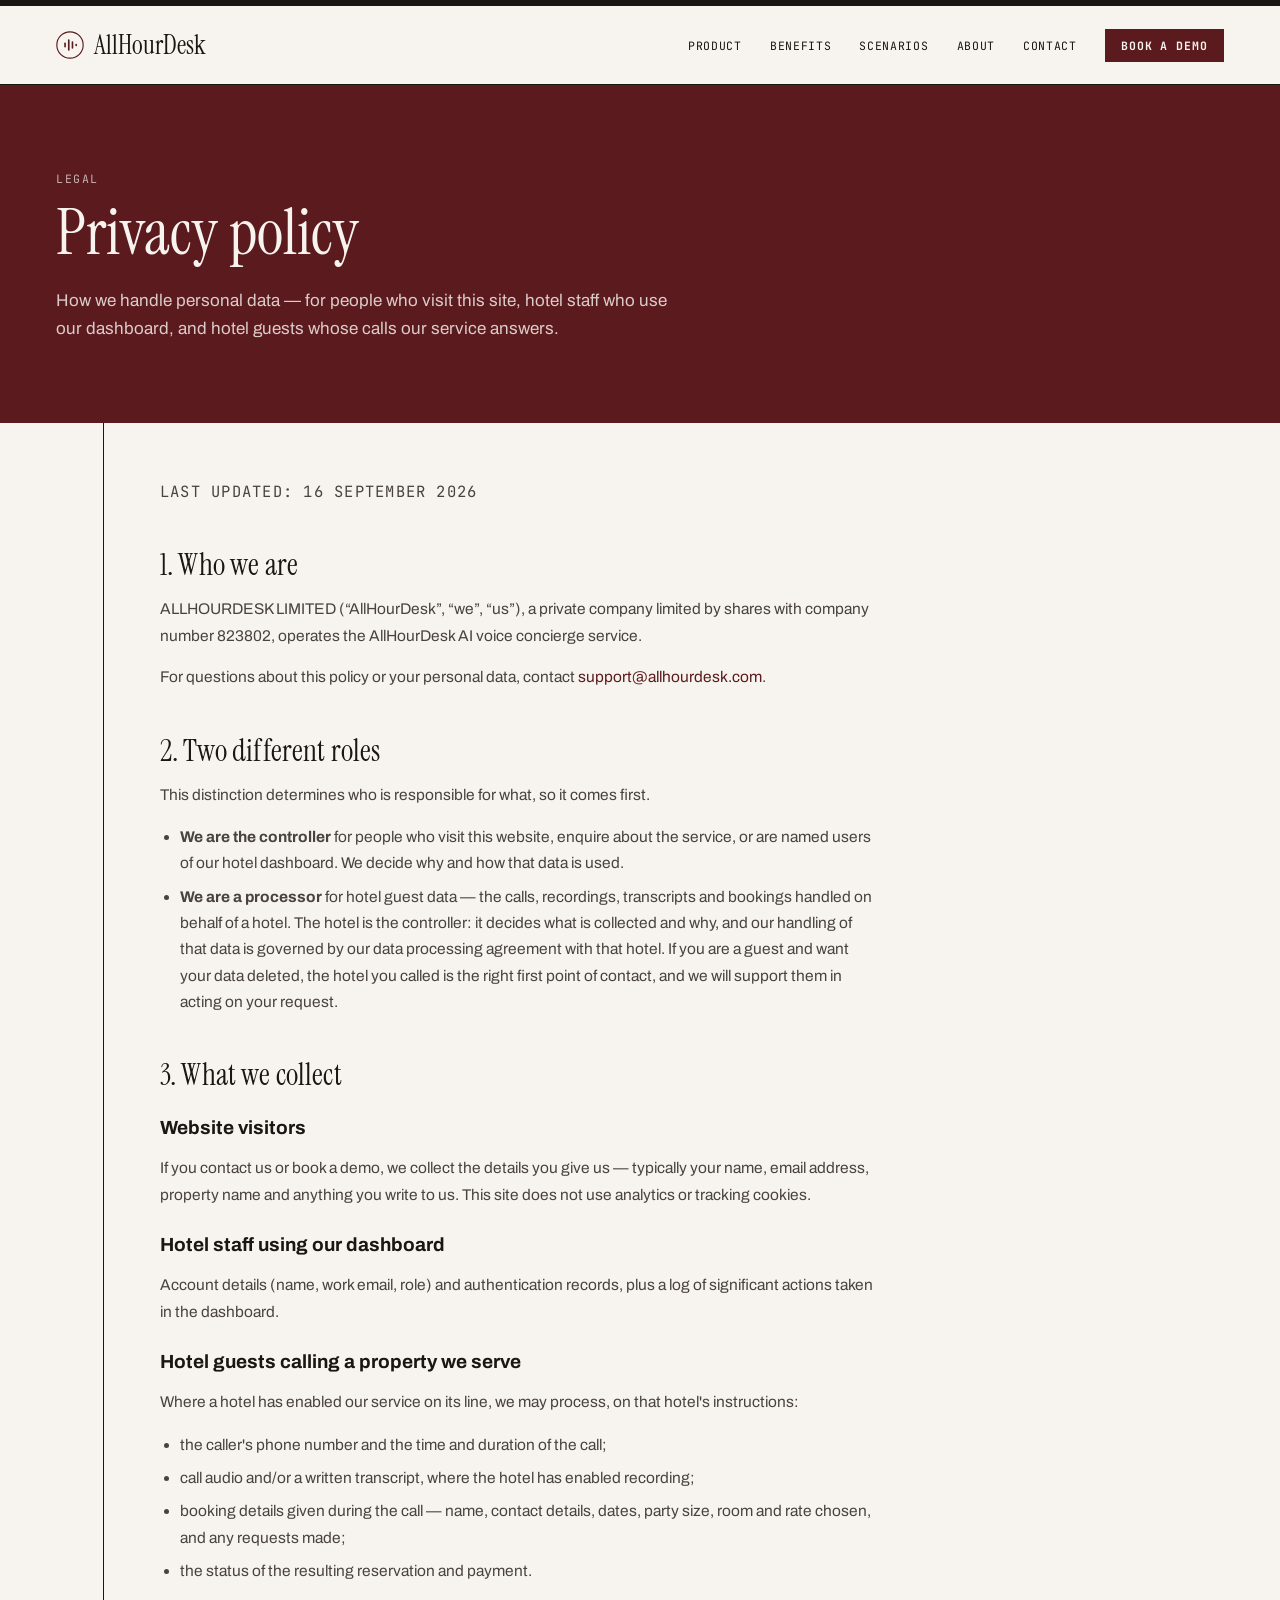
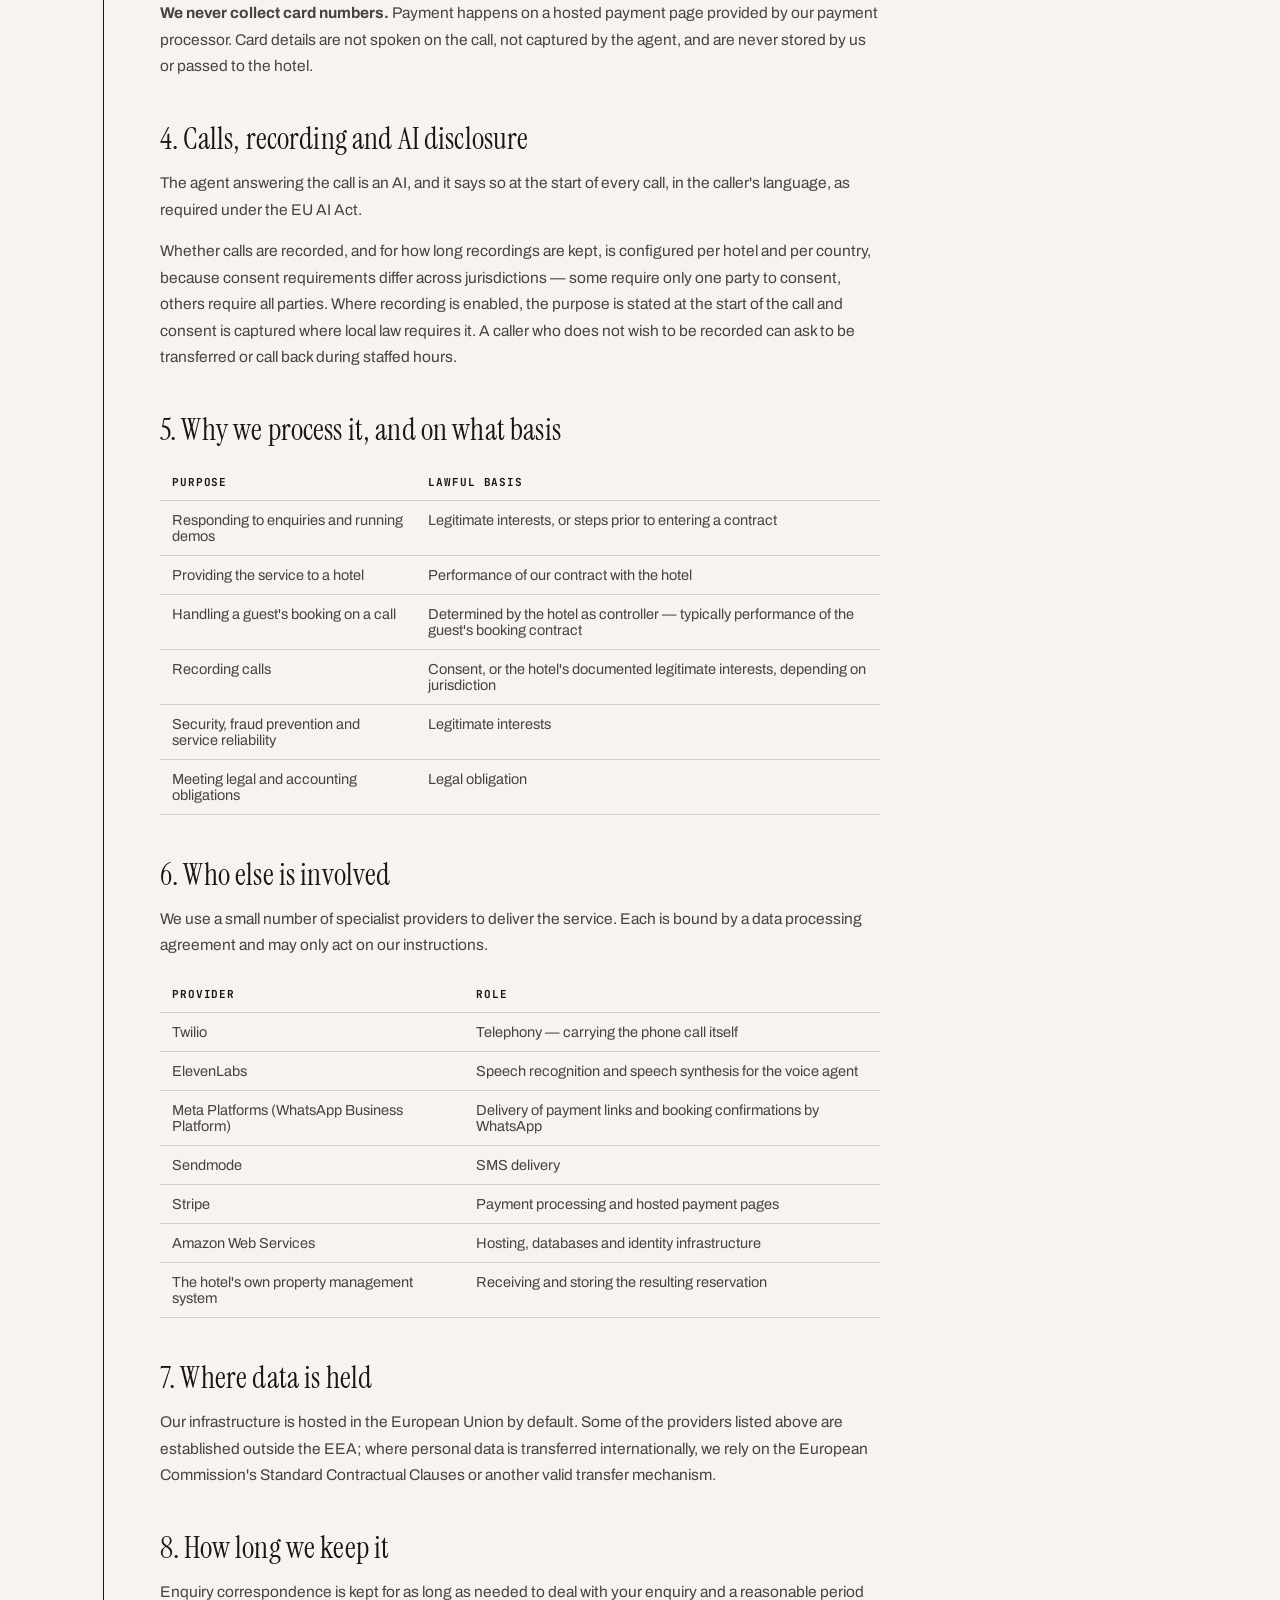
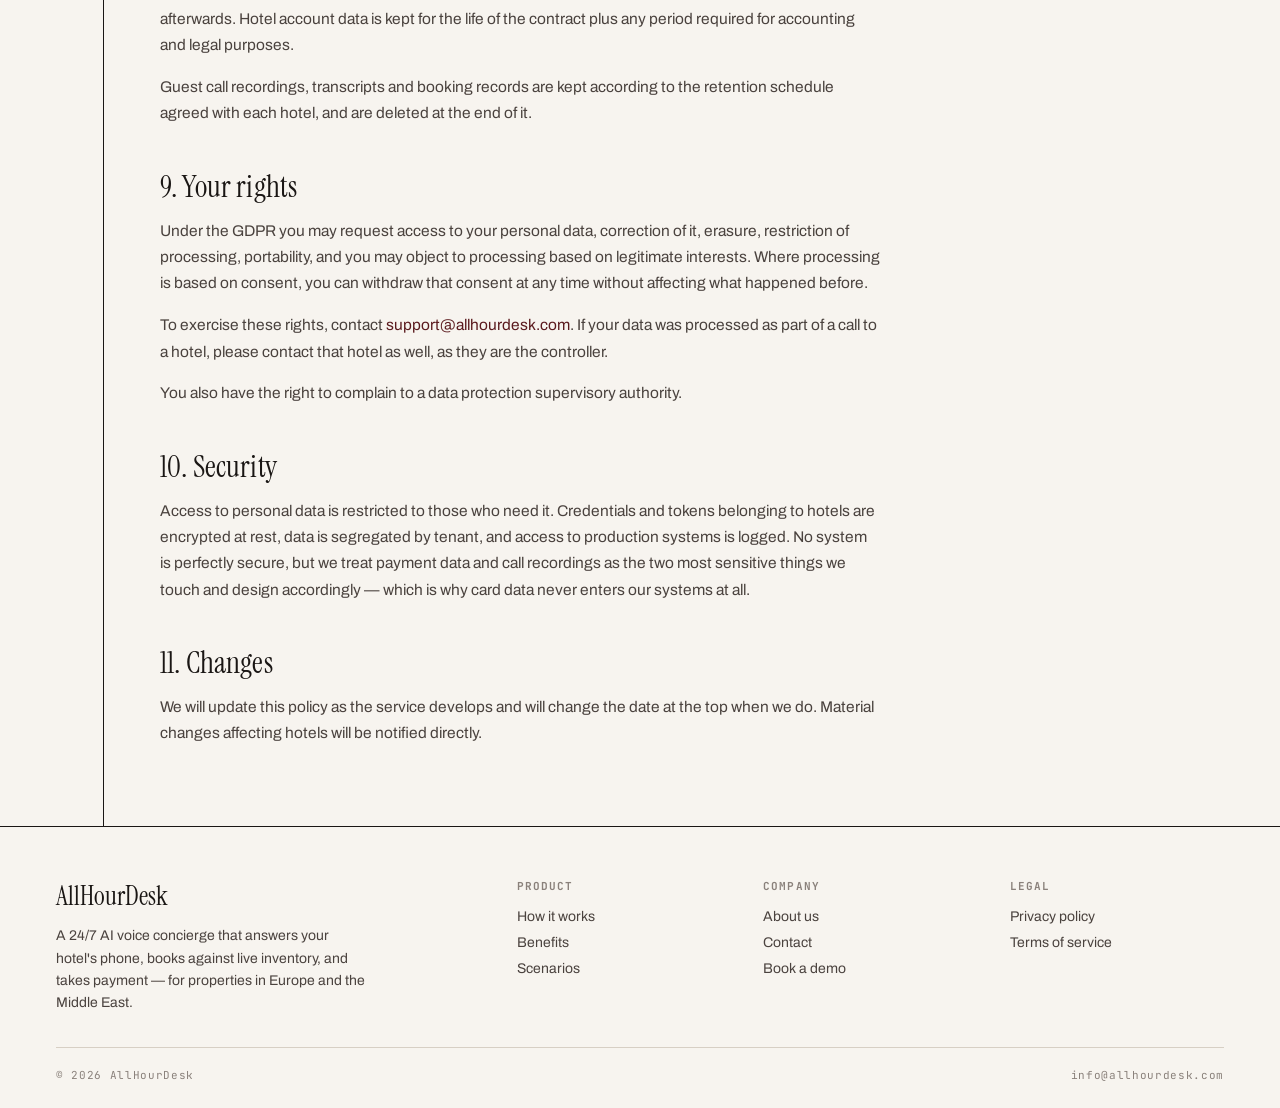
<file: privacy.html>
<!doctype html>
<html lang="en">
<head>
<meta charset="utf-8">
<meta name="viewport" content="width=device-width,initial-scale=1">
<title>Privacy policy — AllHourDesk</title>
<meta name="description" content="How AllHourDesk handles personal data: website visitors, hotel staff users, and hotel guests whose calls the service answers.">
<meta name="robots" content="noindex">
<link rel="icon" href="brand/logo/favicon.svg" type="image/svg+xml">
<link rel="stylesheet" href="site.css">
</head>
<body>
<div class="page">

  <nav class="nav">
    <a class="nav-brand" href="index.html">
      <svg width="28" height="28" viewBox="0 0 34 34" fill="none" aria-hidden="true"><circle cx="17" cy="17" r="16" stroke="currentColor" stroke-width="1.4"></circle><rect x="10" y="14" width="2" height="6" rx="1" fill="currentColor"></rect><rect x="14.5" y="10" width="2" height="14" rx="1" fill="currentColor"></rect><rect x="19" y="12.5" width="2" height="9" rx="1" fill="currentColor"></rect><rect x="23.5" y="15.5" width="2" height="3" rx="1" fill="currentColor"></rect></svg>
      <span class="nav-wordmark">AllHourDesk</span>
    </a>
    <div class="nav-links">
      <a href="product.html">Product</a>
      <a href="benefits.html">Benefits</a>
      <a href="scenarios.html">Scenarios</a>
      <a href="about.html">About</a>
      <a href="contact.html">Contact</a>
      <a class="btn btn-primary btn-sm" href="contact.html#demo">Book a demo</a>
    </div>
  </nav>

  <div class="page-head">
    <span class="hero-kicker">Legal</span>
    <h1>Privacy policy</h1>
    <p>How we handle personal data — for people who visit this site, hotel staff who use our dashboard, and hotel guests whose calls our service answers.</p>
  </div>

  <div class="rail-row no-rule">
    <div class="rail"></div>
    <div class="rail-body">

      <div class="prose">
        <p class="meta" style="margin-top:0">Last updated: 16 September 2026</p>

        <h2>1. Who we are</h2>
        <p>ALLHOURDESK LIMITED (&ldquo;AllHourDesk&rdquo;, &ldquo;we&rdquo;, &ldquo;us&rdquo;), a private company limited by shares with company number 823802, operates the AllHourDesk AI voice concierge service.</p>
        <p>For questions about this policy or your personal data, contact <a href="mailto:support@allhourdesk.com?subject=Data%20protection%20request">support@allhourdesk.com</a>.</p>

        <h2>2. Two different roles</h2>
        <p>This distinction determines who is responsible for what, so it comes first.</p>
        <ul>
          <li><strong>We are the controller</strong> for people who visit this website, enquire about the service, or are named users of our hotel dashboard. We decide why and how that data is used.</li>
          <li><strong>We are a processor</strong> for hotel guest data — the calls, recordings, transcripts and bookings handled on behalf of a hotel. The hotel is the controller: it decides what is collected and why, and our handling of that data is governed by our data processing agreement with that hotel. If you are a guest and want your data deleted, the hotel you called is the right first point of contact, and we will support them in acting on your request.</li>
        </ul>

        <h2>3. What we collect</h2>

        <h3>Website visitors</h3>
        <p>If you contact us or book a demo, we collect the details you give us — typically your name, email address, property name and anything you write to us. This site does not use analytics or tracking cookies.</p>

        <h3>Hotel staff using our dashboard</h3>
        <p>Account details (name, work email, role) and authentication records, plus a log of significant actions taken in the dashboard.</p>

        <h3>Hotel guests calling a property we serve</h3>
        <p>Where a hotel has enabled our service on its line, we may process, on that hotel's instructions:</p>
        <ul>
          <li>the caller's phone number and the time and duration of the call;</li>
          <li>call audio and/or a written transcript, where the hotel has enabled recording;</li>
          <li>booking details given during the call — name, contact details, dates, party size, room and rate chosen, and any requests made;</li>
          <li>the status of the resulting reservation and payment.</li>
        </ul>
        <p><strong>We never collect card numbers.</strong> Payment happens on a hosted payment page provided by our payment processor. Card details are not spoken on the call, not captured by the agent, and are never stored by us or passed to the hotel.</p>

        <h2>4. Calls, recording and AI disclosure</h2>
        <p>The agent answering the call is an AI, and it says so at the start of every call, in the caller's language, as required under the EU AI Act.</p>
        <p>Whether calls are recorded, and for how long recordings are kept, is configured per hotel and per country, because consent requirements differ across jurisdictions — some require only one party to consent, others require all parties. Where recording is enabled, the purpose is stated at the start of the call and consent is captured where local law requires it. A caller who does not wish to be recorded can ask to be transferred or call back during staffed hours.</p>

        <h2>5. Why we process it, and on what basis</h2>
        <table>
          <tr><th>Purpose</th><th>Lawful basis</th></tr>
          <tr><td>Responding to enquiries and running demos</td><td>Legitimate interests, or steps prior to entering a contract</td></tr>
          <tr><td>Providing the service to a hotel</td><td>Performance of our contract with the hotel</td></tr>
          <tr><td>Handling a guest's booking on a call</td><td>Determined by the hotel as controller — typically performance of the guest's booking contract</td></tr>
          <tr><td>Recording calls</td><td>Consent, or the hotel's documented legitimate interests, depending on jurisdiction</td></tr>
          <tr><td>Security, fraud prevention and service reliability</td><td>Legitimate interests</td></tr>
          <tr><td>Meeting legal and accounting obligations</td><td>Legal obligation</td></tr>
        </table>

        <h2>6. Who else is involved</h2>
        <p>We use a small number of specialist providers to deliver the service. Each is bound by a data processing agreement and may only act on our instructions.</p>
        <table>
          <tr><th>Provider</th><th>Role</th></tr>
          <tr><td>Twilio</td><td>Telephony — carrying the phone call itself</td></tr>
          <tr><td>ElevenLabs</td><td>Speech recognition and speech synthesis for the voice agent</td></tr>
          <tr><td>Meta Platforms (WhatsApp Business Platform)</td><td>Delivery of payment links and booking confirmations by WhatsApp</td></tr>
          <tr><td>Sendmode</td><td>SMS delivery</td></tr>
          <tr><td>Stripe</td><td>Payment processing and hosted payment pages</td></tr>
          <tr><td>Amazon Web Services</td><td>Hosting, databases and identity infrastructure</td></tr>
          <tr><td>The hotel's own property management system</td><td>Receiving and storing the resulting reservation</td></tr>
        </table>

        <h2>7. Where data is held</h2>
        <p>Our infrastructure is hosted in the European Union by default. Some of the providers listed above are established outside the EEA; where personal data is transferred internationally, we rely on the European Commission's Standard Contractual Clauses or another valid transfer mechanism.</p>

        <h2>8. How long we keep it</h2>
        <p>Enquiry correspondence is kept for as long as needed to deal with your enquiry and a reasonable period afterwards. Hotel account data is kept for the life of the contract plus any period required for accounting and legal purposes.</p>
        <p>Guest call recordings, transcripts and booking records are kept according to the retention schedule agreed with each hotel, and are deleted at the end of it.</p>

        <h2>9. Your rights</h2>
        <p>Under the GDPR you may request access to your personal data, correction of it, erasure, restriction of processing, portability, and you may object to processing based on legitimate interests. Where processing is based on consent, you can withdraw that consent at any time without affecting what happened before.</p>
        <p>To exercise these rights, contact <a href="mailto:support@allhourdesk.com?subject=Data%20protection%20request">support@allhourdesk.com</a>. If your data was processed as part of a call to a hotel, please contact that hotel as well, as they are the controller.</p>
        <p>You also have the right to complain to a data protection supervisory authority.</p>

        <h2>10. Security</h2>
        <p>Access to personal data is restricted to those who need it. Credentials and tokens belonging to hotels are encrypted at rest, data is segregated by tenant, and access to production systems is logged. No system is perfectly secure, but we treat payment data and call recordings as the two most sensitive things we touch and design accordingly — which is why card data never enters our systems at all.</p>

        <h2>11. Changes</h2>
        <p>We will update this policy as the service develops and will change the date at the top when we do. Material changes affecting hotels will be notified directly.</p>
      </div>
    </div>
  </div>

  <footer class="footer">
    <div class="footer-cols">
      <div>
        <span class="nav-wordmark">AllHourDesk</span>
        <p class="footer-blurb">A 24/7 AI voice concierge that answers your hotel's phone, books against live inventory, and takes payment — for properties in Europe and the Middle East.</p>
      </div>
      <div>
        <h4>Product</h4>
        <ul>
          <li><a href="product.html">How it works</a></li>
          <li><a href="benefits.html">Benefits</a></li>
          <li><a href="scenarios.html">Scenarios</a></li>
        </ul>
      </div>
      <div>
        <h4>Company</h4>
        <ul>
          <li><a href="about.html">About us</a></li>
          <li><a href="contact.html">Contact</a></li>
          <li><a href="contact.html#demo">Book a demo</a></li>
        </ul>
      </div>
      <div>
        <h4>Legal</h4>
        <ul>
          <li><a href="privacy.html">Privacy policy</a></li>
          <li><a href="terms.html">Terms of service</a></li>
        </ul>
      </div>
    </div>
    <div class="footer-bar">
      <span>© 2026 AllHourDesk</span>
      <span><a href="mailto:info@allhourdesk.com">info@allhourdesk.com</a></span>
    </div>
  </footer>

</div>
</body>
</html>
</file>
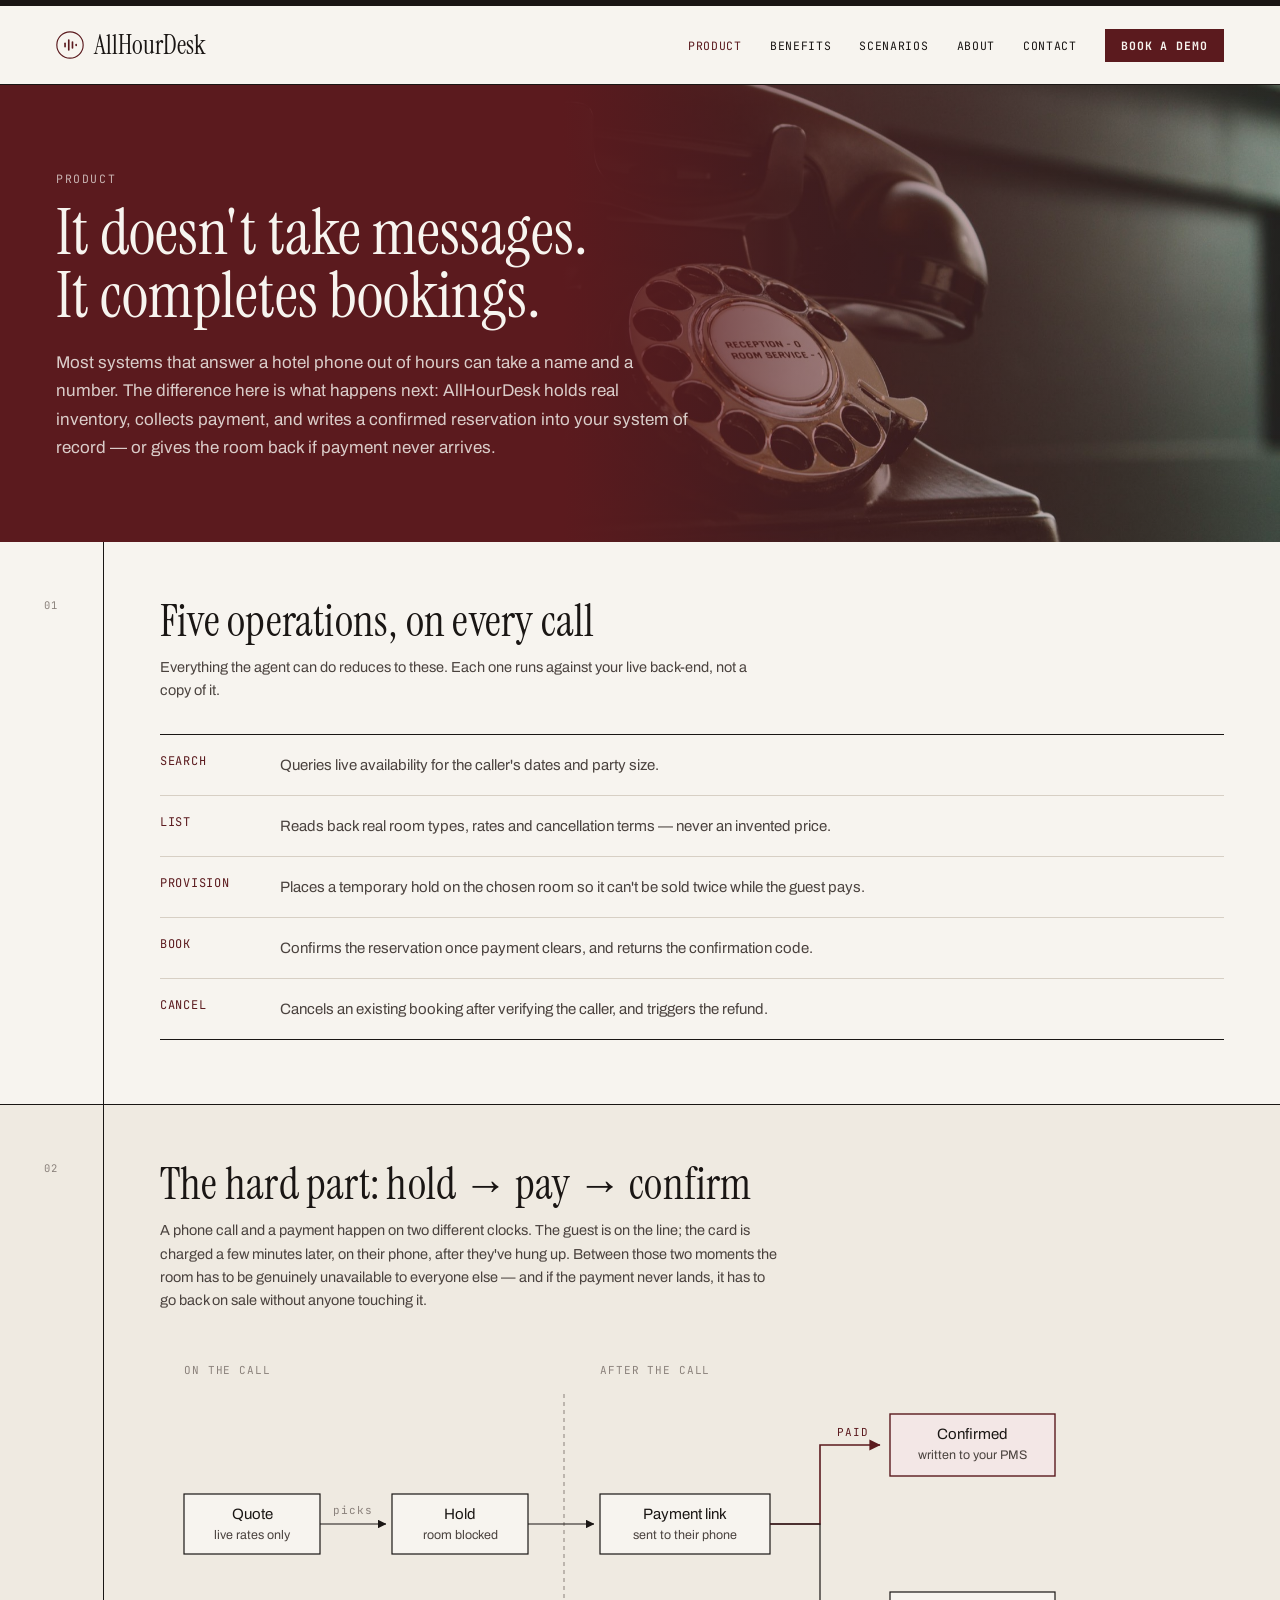
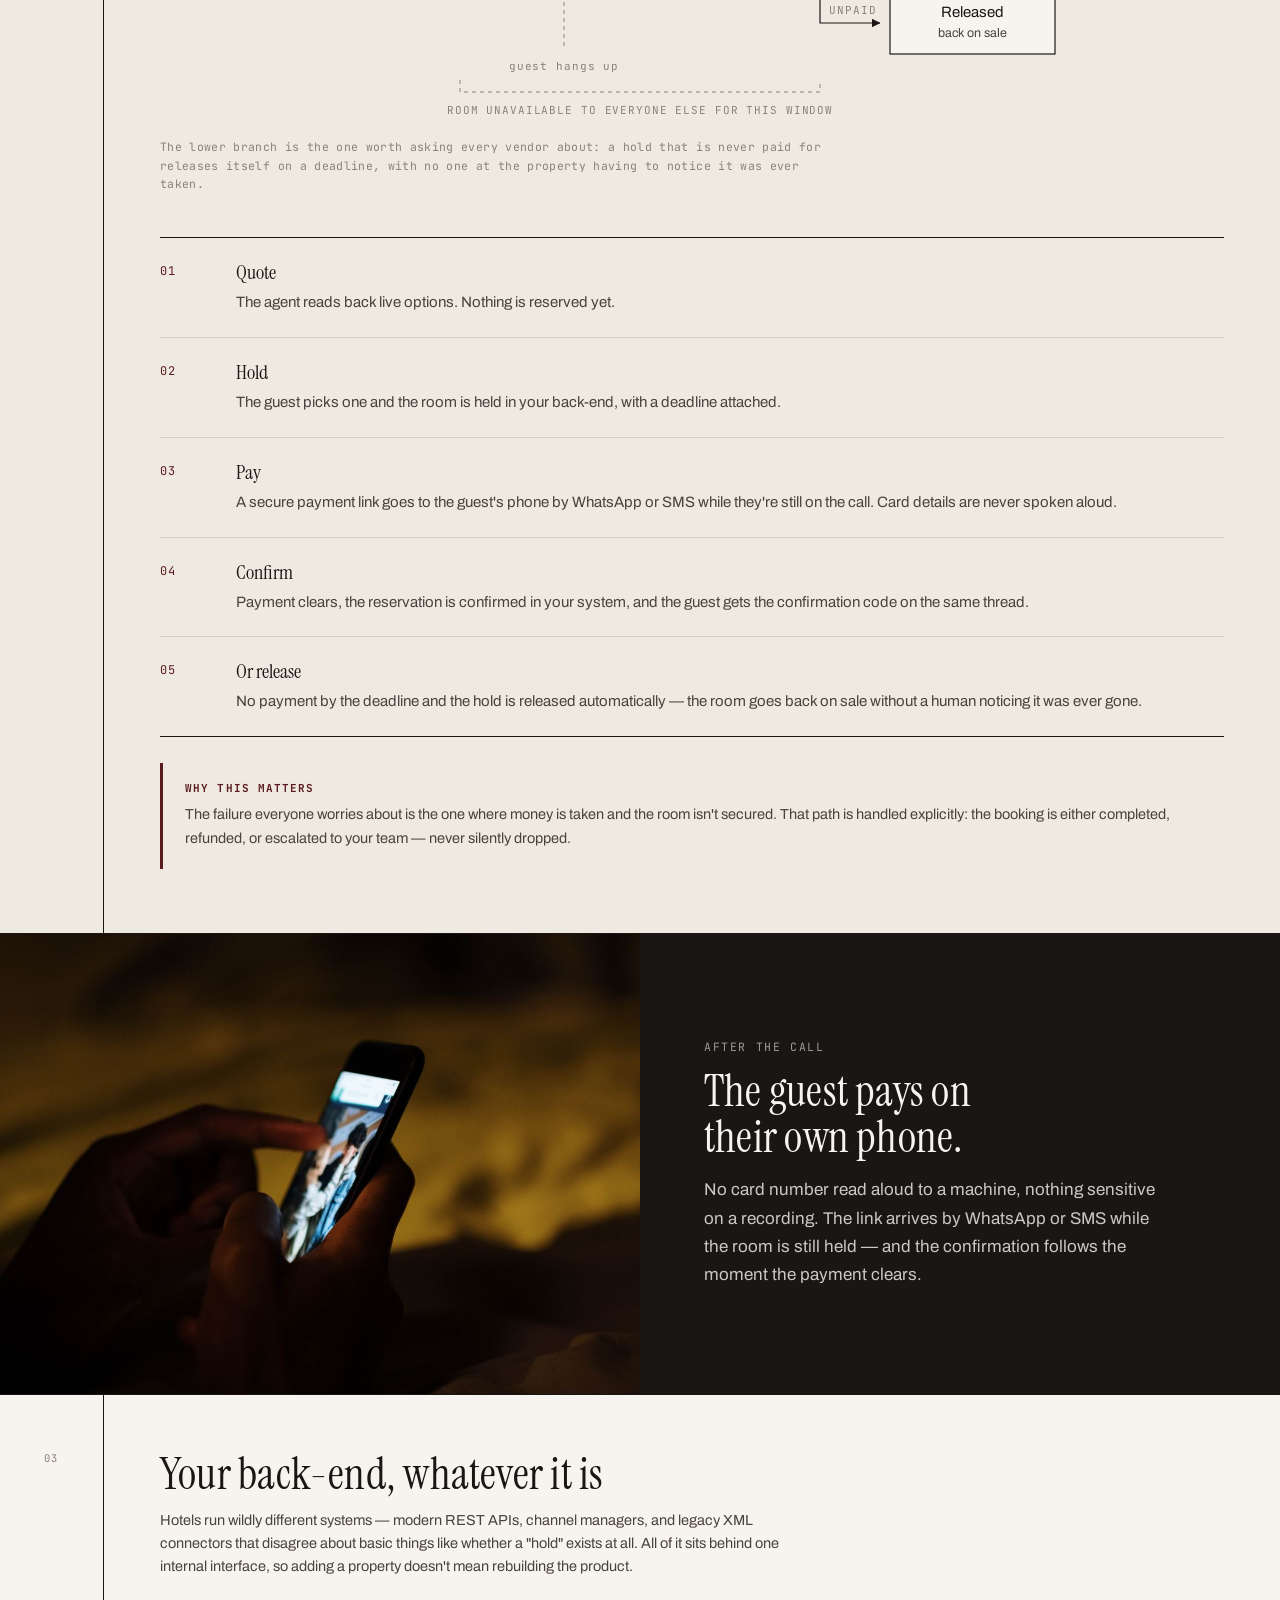
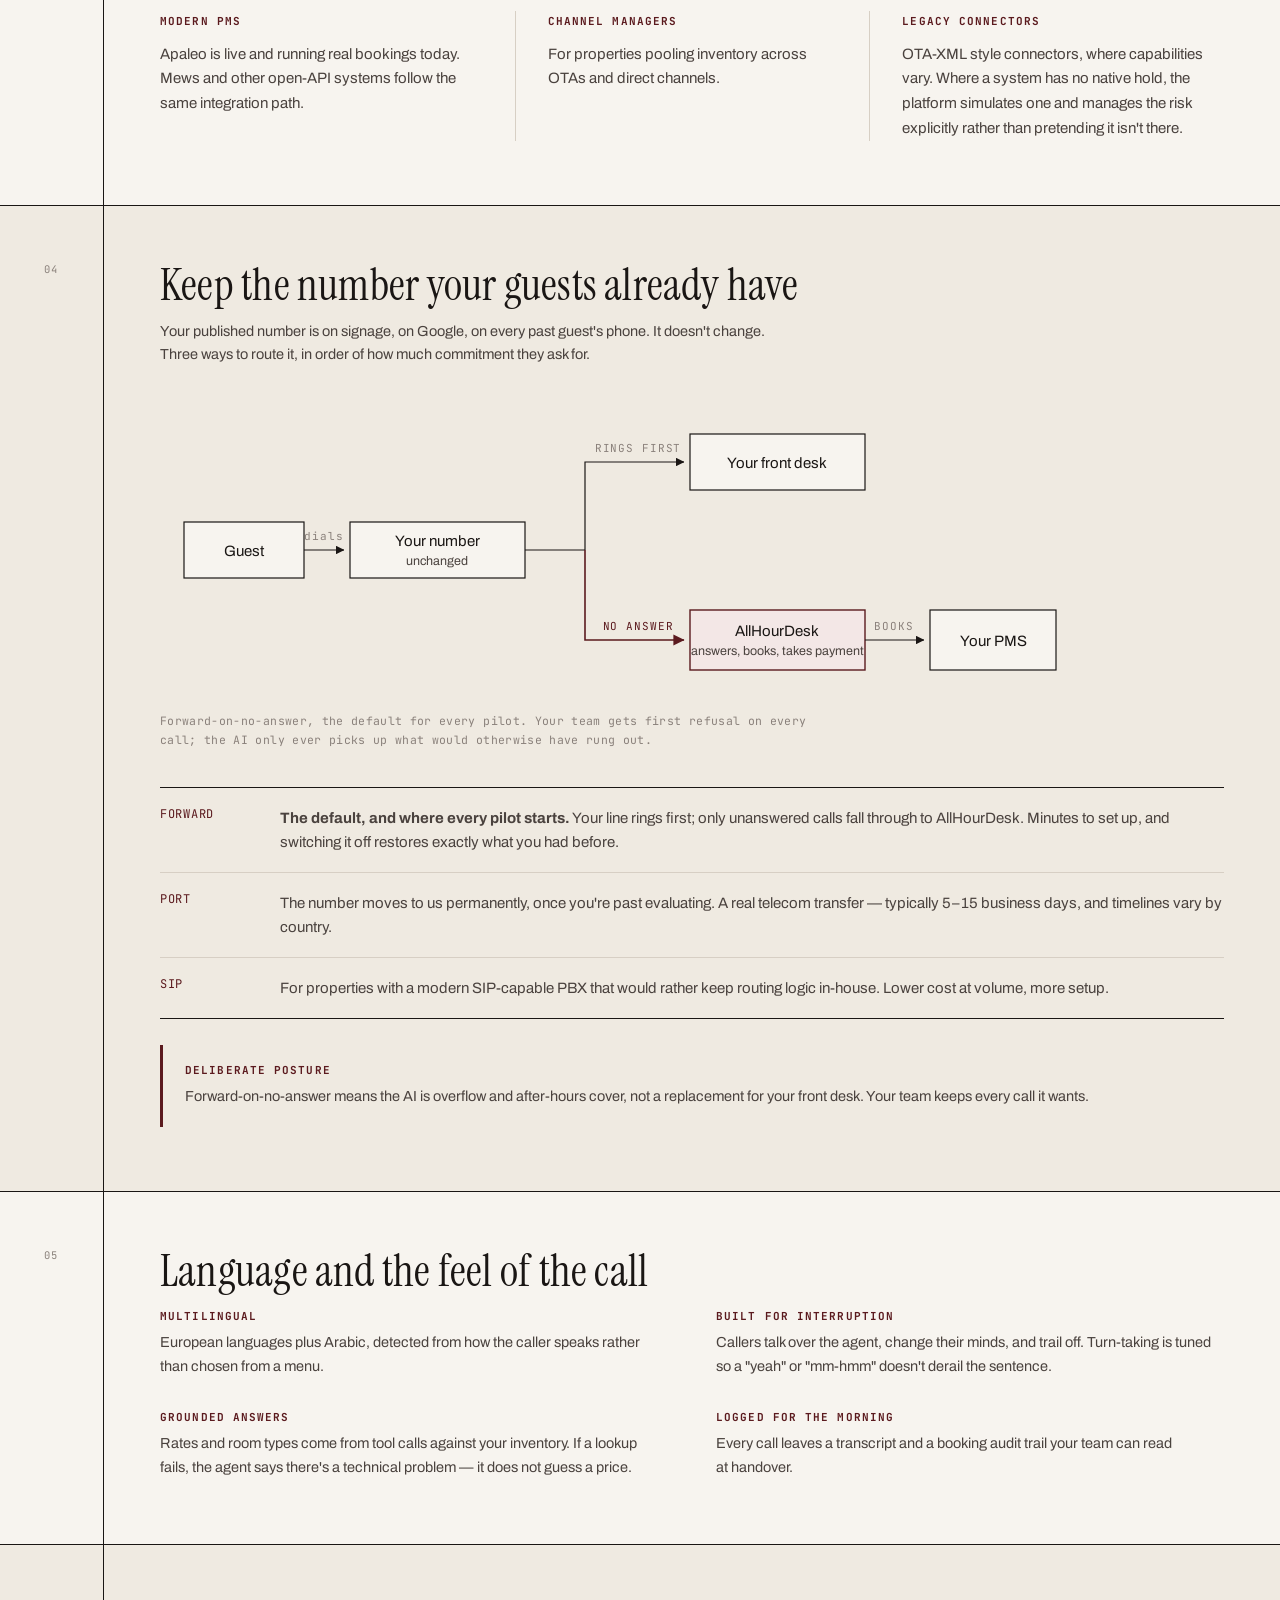
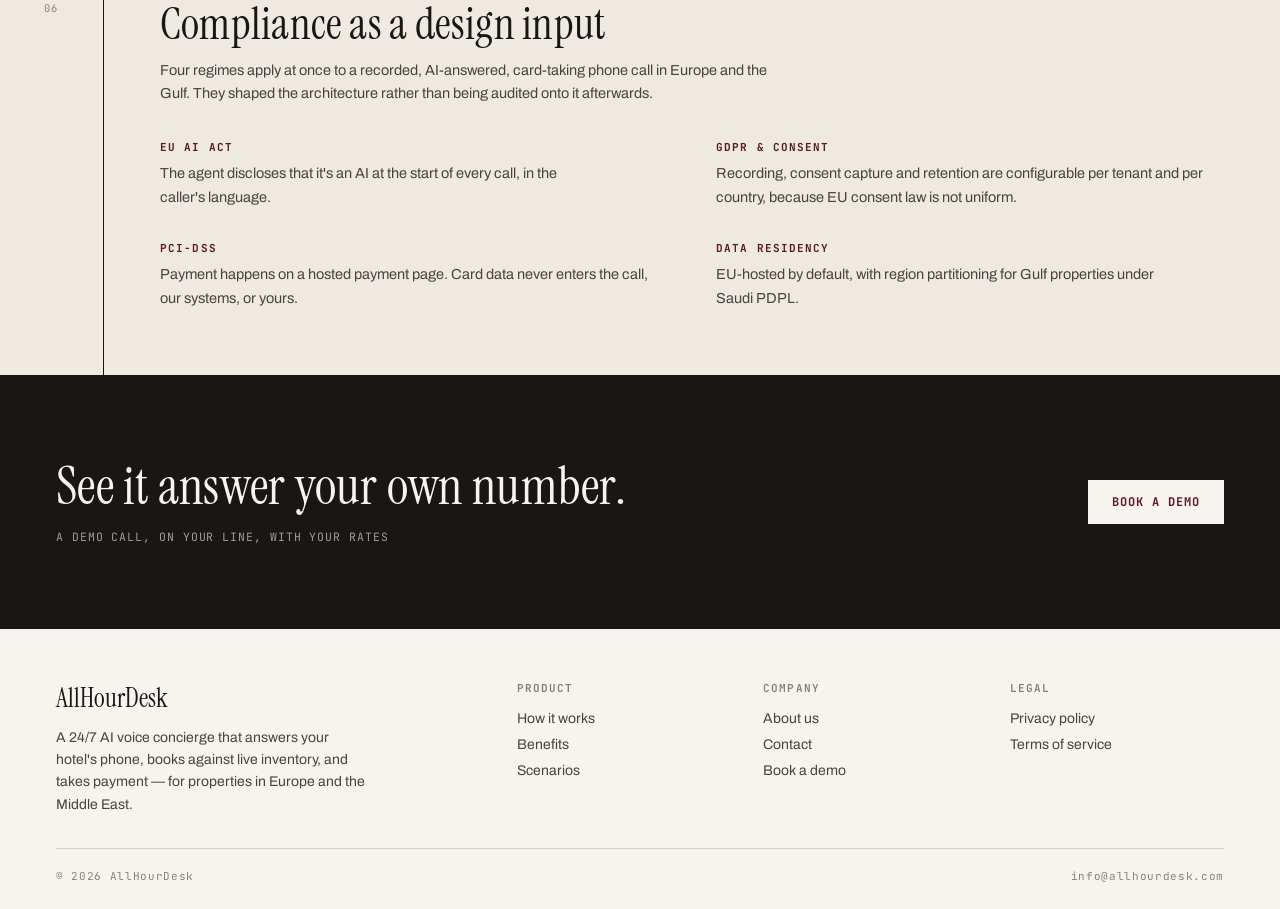
<file: product.html>
<!doctype html>
<html lang="en">
<head>
<meta charset="utf-8">
<meta name="viewport" content="width=device-width,initial-scale=1">
<title>Product — AllHourDesk</title>
<meta name="description" content="How AllHourDesk works: answers the call, quotes live rates from your PMS, holds the room, takes payment by secure link, and confirms the booking — or releases the hold if payment never arrives.">
<link rel="icon" href="brand/logo/favicon.svg" type="image/svg+xml">
<link rel="stylesheet" href="site.css">
</head>
<body>
<div class="page">

  <nav class="nav">
    <a class="nav-brand" href="index.html">
      <svg width="28" height="28" viewBox="0 0 34 34" fill="none" aria-hidden="true"><circle cx="17" cy="17" r="16" stroke="currentColor" stroke-width="1.4"></circle><rect x="10" y="14" width="2" height="6" rx="1" fill="currentColor"></rect><rect x="14.5" y="10" width="2" height="14" rx="1" fill="currentColor"></rect><rect x="19" y="12.5" width="2" height="9" rx="1" fill="currentColor"></rect><rect x="23.5" y="15.5" width="2" height="3" rx="1" fill="currentColor"></rect></svg>
      <span class="nav-wordmark">AllHourDesk</span>
    </a>
    <div class="nav-links">
      <a href="product.html" aria-current="page">Product</a>
      <a href="benefits.html">Benefits</a>
      <a href="scenarios.html">Scenarios</a>
      <a href="about.html">About</a>
      <a href="contact.html">Contact</a>
      <a class="btn btn-primary btn-sm" href="contact.html#demo">Book a demo</a>
    </div>
  </nav>

  <div class="page-head has-photo photo-phone">
    <span class="hero-kicker">Product</span>
    <h1>It doesn't take messages. It completes bookings.</h1>
    <p>Most systems that answer a hotel phone out of hours can take a name and a number. The difference here is what happens next: AllHourDesk holds real inventory, collects payment, and writes a confirmed reservation into your system of record — or gives the room back if payment never arrives.</p>
  </div>

  <!-- five operations -->
  <div class="rail-row">
    <div class="rail">01</div>
    <div class="rail-body">
      <h2 style="margin-bottom:12px">Five operations, on every call</h2>
      <p class="small" style="max-width:600px;margin:0 0 32px">Everything the agent can do reduces to these. Each one runs against your live back-end, not a copy of it.</p>
      <div class="rows">
        <div class="row"><span class="k">SEARCH</span><span class="v">Queries live availability for the caller's dates and party size.</span></div>
        <div class="row"><span class="k">LIST</span><span class="v">Reads back real room types, rates and cancellation terms — never an invented price.</span></div>
        <div class="row"><span class="k">PROVISION</span><span class="v">Places a temporary hold on the chosen room so it can't be sold twice while the guest pays.</span></div>
        <div class="row"><span class="k">BOOK</span><span class="v">Confirms the reservation once payment clears, and returns the confirmation code.</span></div>
        <div class="row"><span class="k">CANCEL</span><span class="v">Cancels an existing booking after verifying the caller, and triggers the refund.</span></div>
      </div>
    </div>
  </div>

  <!-- the hard part -->
  <div class="rail-row alt">
    <div class="rail">02</div>
    <div class="rail-body">
      <h2 style="margin-bottom:12px">The hard part: hold → pay → confirm</h2>
      <p class="small" style="max-width:620px;margin:0 0 32px">A phone call and a payment happen on two different clocks. The guest is on the line; the card is charged a few minutes later, on their phone, after they've hung up. Between those two moments the room has to be genuinely unavailable to everyone else — and if the payment never lands, it has to go back on sale without anyone touching it.</p>

      <figure class="figure">
        <svg viewBox="0 0 920 380" class="dg" role="img" aria-label="A booking is quoted and held while the guest is on the call. After they hang up, the held room exits one of two ways: payment arrives and the reservation is confirmed in the hotel's PMS, or the deadline passes unpaid and the hold is released back to sale.">
          <defs>
            <marker id="ar" viewBox="0 0 10 10" refX="9.5" refY="5" markerWidth="7" markerHeight="7" orient="auto-start-reverse">
              <path d="M0,0 L10,5 L0,10 z" fill="#1A1614"/>
            </marker>
            <marker id="ar-ox" viewBox="0 0 10 10" refX="9.5" refY="5" markerWidth="7" markerHeight="7" orient="auto-start-reverse">
              <path d="M0,0 L10,5 L0,10 z" fill="#5B1A1E"/>
            </marker>
          </defs>

          <text x="24" y="30" class="dg-lbl">ON THE CALL</text>
          <text x="440" y="30" class="dg-lbl">AFTER THE CALL</text>
          <line x1="404" y1="50" x2="404" y2="306" class="dg-dash"/>
          <text x="404" y="326" class="dg-lbl" text-anchor="middle">guest hangs up</text>

          <rect x="24"  y="150" width="136" height="60" class="dg-box"/>
          <text x="92"  y="175" class="dg-t"    text-anchor="middle">Quote</text>
          <text x="92"  y="195" class="dg-t-sm" text-anchor="middle">live rates only</text>

          <rect x="232" y="150" width="136" height="60" class="dg-box"/>
          <text x="300" y="175" class="dg-t"    text-anchor="middle">Hold</text>
          <text x="300" y="195" class="dg-t-sm" text-anchor="middle">room blocked</text>

          <rect x="440" y="150" width="170" height="60" class="dg-box"/>
          <text x="525" y="175" class="dg-t"    text-anchor="middle">Payment link</text>
          <text x="525" y="195" class="dg-t-sm" text-anchor="middle">sent to their phone</text>

          <line x1="160" y1="180" x2="226" y2="180" class="dg-line" marker-end="url(#ar)"/>
          <text x="193" y="170" class="dg-lbl" text-anchor="middle">picks</text>

          <line x1="368" y1="180" x2="434" y2="180" class="dg-line" marker-end="url(#ar)"/>

          <path d="M 610,180 H 660 V 101 H 720" class="dg-line-ox" marker-end="url(#ar-ox)"/>
          <text x="693" y="92" class="dg-lbl-ox" text-anchor="middle">PAID</text>

          <path d="M 610,180 H 660 V 279 H 720" class="dg-line" marker-end="url(#ar)"/>
          <text x="693" y="270" class="dg-lbl" text-anchor="middle">UNPAID</text>

          <rect x="730" y="70"  width="165" height="62" class="dg-box-accent"/>
          <text x="812" y="95"  class="dg-t"    text-anchor="middle">Confirmed</text>
          <text x="812" y="115" class="dg-t-sm" text-anchor="middle">written to your PMS</text>

          <rect x="730" y="248" width="165" height="62" class="dg-box"/>
          <text x="812" y="273" class="dg-t"    text-anchor="middle">Released</text>
          <text x="812" y="293" class="dg-t-sm" text-anchor="middle">back on sale</text>

          <path d="M 300,336 V 348 H 660 V 336" class="dg-dash"/>
          <text x="480" y="370" class="dg-lbl" text-anchor="middle">ROOM UNAVAILABLE TO EVERYONE ELSE FOR THIS WINDOW</text>
        </svg>
        <figcaption>The lower branch is the one worth asking every vendor about: a hold that is never paid for releases itself on a deadline, with no one at the property having to notice it was ever taken.</figcaption>
      </figure>

      <div class="steps" style="margin-top:44px">
        <div class="step">
          <span class="step-n">01</span>
          <div>
            <h3>Quote</h3>
            <p>The agent reads back live options. Nothing is reserved yet.</p>
          </div>
        </div>
        <div class="step">
          <span class="step-n">02</span>
          <div>
            <h3>Hold</h3>
            <p>The guest picks one and the room is held in your back-end, with a deadline attached.</p>
          </div>
        </div>
        <div class="step">
          <span class="step-n">03</span>
          <div>
            <h3>Pay</h3>
            <p>A secure payment link goes to the guest's phone by WhatsApp or SMS while they're still on the call. Card details are never spoken aloud.</p>
          </div>
        </div>
        <div class="step">
          <span class="step-n">04</span>
          <div>
            <h3>Confirm</h3>
            <p>Payment clears, the reservation is confirmed in your system, and the guest gets the confirmation code on the same thread.</p>
          </div>
        </div>
        <div class="step">
          <span class="step-n">05</span>
          <div>
            <h3>Or release</h3>
            <p>No payment by the deadline and the hold is released automatically — the room goes back on sale without a human noticing it was ever gone.</p>
          </div>
        </div>
      </div>
      <div class="notice">
        <span class="label">Why this matters</span>
        <p>The failure everyone worries about is the one where money is taken and the room isn't secured. That path is handled explicitly: the booking is either completed, refunded, or escalated to your team — never silently dropped.</p>
      </div>
    </div>
  </div>

  <!-- integrations -->
  <!-- photo: the guest's side of the payment step -->
  <div class="photo-split">
    <div class="photo">
      <img src="img/guest-phone-night.jpg" width="1100" height="1650" loading="lazy"
           alt="Hands holding a phone lit up in a dark room at night.">
    </div>
    <div class="text">
      <span class="hero-kicker">After the call</span>
      <h2>The guest pays on their own phone.</h2>
      <p>No card number read aloud to a machine, nothing sensitive on a recording. The link arrives by WhatsApp or SMS while the room is still held — and the confirmation follows the moment the payment clears.</p>
    </div>
  </div>

  <div class="rail-row">
    <div class="rail">03</div>
    <div class="rail-body">
      <h2 style="margin-bottom:12px">Your back-end, whatever it is</h2>
      <p class="small" style="max-width:620px;margin:0 0 32px">Hotels run wildly different systems — modern REST APIs, channel managers, and legacy XML connectors that disagree about basic things like whether a "hold" exists at all. All of it sits behind one internal interface, so adding a property doesn't mean rebuilding the product.</p>
      <div class="cols-3">
        <div>
          <span class="label">Modern PMS</span>
          <p>Apaleo is live and running real bookings today. Mews and other open-API systems follow the same integration path.</p>
        </div>
        <div>
          <span class="label">Channel managers</span>
          <p>For properties pooling inventory across OTAs and direct channels.</p>
        </div>
        <div>
          <span class="label">Legacy connectors</span>
          <p>OTA-XML style connectors, where capabilities vary. Where a system has no native hold, the platform simulates one and manages the risk explicitly rather than pretending it isn't there.</p>
        </div>
      </div>
    </div>
  </div>

  <!-- telephony -->
  <div class="rail-row alt">
    <div class="rail">04</div>
    <div class="rail-body">
      <h2 style="margin-bottom:12px">Keep the number your guests already have</h2>
      <p class="small" style="max-width:620px;margin:0 0 32px">Your published number is on signage, on Google, on every past guest's phone. It doesn't change. Three ways to route it, in order of how much commitment they ask for.</p>

      <figure class="figure" style="margin-bottom:38px">
        <svg viewBox="0 0 920 300" class="dg" role="img" aria-label="A guest dials the hotel's existing published number. It rings the front desk first; only if no one answers does the call fall through to AllHourDesk, which then writes the booking into the hotel's PMS.">
          <defs>
            <marker id="ar2" viewBox="0 0 10 10" refX="9.5" refY="5" markerWidth="7" markerHeight="7" orient="auto-start-reverse">
              <path d="M0,0 L10,5 L0,10 z" fill="#1A1614"/>
            </marker>
            <marker id="ar2-ox" viewBox="0 0 10 10" refX="9.5" refY="5" markerWidth="7" markerHeight="7" orient="auto-start-reverse">
              <path d="M0,0 L10,5 L0,10 z" fill="#5B1A1E"/>
            </marker>
          </defs>

          <rect x="24" y="124" width="120" height="56" class="dg-box"/>
          <text x="84" y="158" class="dg-t" text-anchor="middle">Guest</text>

          <line x1="144" y1="152" x2="184" y2="152" class="dg-line" marker-end="url(#ar2)"/>
          <text x="164" y="142" class="dg-lbl" text-anchor="middle">dials</text>

          <rect x="190" y="124" width="175" height="56" class="dg-box"/>
          <text x="277" y="148" class="dg-t" text-anchor="middle">Your number</text>
          <text x="277" y="167" class="dg-t-sm" text-anchor="middle">unchanged</text>

          <path d="M 365,152 H 425" class="dg-line"/>

          <path d="M 425,152 V 64 H 524" class="dg-line" marker-end="url(#ar2)"/>
          <text x="478" y="54" class="dg-lbl" text-anchor="middle">RINGS FIRST</text>

          <rect x="530" y="36" width="175" height="56" class="dg-box"/>
          <text x="617" y="70" class="dg-t" text-anchor="middle">Your front desk</text>

          <path d="M 425,152 V 242 H 524" class="dg-line-ox" marker-end="url(#ar2-ox)"/>
          <text x="478" y="232" class="dg-lbl-ox" text-anchor="middle">NO ANSWER</text>

          <rect x="530" y="212" width="175" height="60" class="dg-box-accent"/>
          <text x="617" y="238" class="dg-t" text-anchor="middle">AllHourDesk</text>
          <text x="617" y="257" class="dg-t-sm" text-anchor="middle">answers, books, takes payment</text>

          <line x1="705" y1="242" x2="764" y2="242" class="dg-line" marker-end="url(#ar2)"/>
          <text x="734" y="232" class="dg-lbl" text-anchor="middle">BOOKS</text>

          <rect x="770" y="212" width="126" height="60" class="dg-box"/>
          <text x="833" y="248" class="dg-t" text-anchor="middle">Your PMS</text>
        </svg>
        <figcaption>Forward-on-no-answer, the default for every pilot. Your team gets first refusal on every call; the AI only ever picks up what would otherwise have rung out.</figcaption>
      </figure>

      <div class="rows">
        <div class="row"><span class="k">FORWARD</span><span class="v"><strong>The default, and where every pilot starts.</strong> Your line rings first; only unanswered calls fall through to AllHourDesk. Minutes to set up, and switching it off restores exactly what you had before.</span></div>
        <div class="row"><span class="k">PORT</span><span class="v">The number moves to us permanently, once you're past evaluating. A real telecom transfer — typically 5–15 business days, and timelines vary by country.</span></div>
        <div class="row"><span class="k">SIP</span><span class="v">For properties with a modern SIP-capable PBX that would rather keep routing logic in-house. Lower cost at volume, more setup.</span></div>
      </div>
      <div class="notice">
        <span class="label">Deliberate posture</span>
        <p>Forward-on-no-answer means the AI is overflow and after-hours cover, not a replacement for your front desk. Your team keeps every call it wants.</p>
      </div>
    </div>
  </div>

  <!-- voice -->
  <div class="rail-row">
    <div class="rail">05</div>
    <div class="rail-body">
      <h2 style="margin-bottom:12px">Language and the feel of the call</h2>
      <div class="grid-2">
        <div><span class="label">Multilingual</span><p>European languages plus Arabic, detected from how the caller speaks rather than chosen from a menu.</p></div>
        <div><span class="label">Built for interruption</span><p>Callers talk over the agent, change their minds, and trail off. Turn-taking is tuned so a "yeah" or "mm-hmm" doesn't derail the sentence.</p></div>
        <div><span class="label">Grounded answers</span><p>Rates and room types come from tool calls against your inventory. If a lookup fails, the agent says there's a technical problem — it does not guess a price.</p></div>
        <div><span class="label">Logged for the morning</span><p>Every call leaves a transcript and a booking audit trail your team can read at handover.</p></div>
      </div>
    </div>
  </div>

  <!-- compliance -->
  <div class="rail-row alt">
    <div class="rail">06</div>
    <div class="rail-body">
      <h2 style="margin-bottom:12px">Compliance as a design input</h2>
      <p class="small" style="max-width:620px;margin:0 0 32px">Four regimes apply at once to a recorded, AI-answered, card-taking phone call in Europe and the Gulf. They shaped the architecture rather than being audited onto it afterwards.</p>
      <div class="grid-2">
        <div><span class="label">EU AI Act</span><p>The agent discloses that it's an AI at the start of every call, in the caller's language.</p></div>
        <div><span class="label">GDPR &amp; consent</span><p>Recording, consent capture and retention are configurable per tenant and per country, because EU consent law is not uniform.</p></div>
        <div><span class="label">PCI-DSS</span><p>Payment happens on a hosted payment page. Card data never enters the call, our systems, or yours.</p></div>
        <div><span class="label">Data residency</span><p>EU-hosted by default, with region partitioning for Gulf properties under Saudi PDPL.</p></div>
      </div>
    </div>
  </div>

  <div class="cta">
    <div>
      <h2>See it answer your own number.</h2>
      <span class="meta">A demo call, on your line, with your rates</span>
    </div>
    <a class="btn btn-on-dark" href="contact.html#demo">Book a demo</a>
  </div>

  <footer class="footer">
    <div class="footer-cols">
      <div>
        <span class="nav-wordmark">AllHourDesk</span>
        <p class="footer-blurb">A 24/7 AI voice concierge that answers your hotel's phone, books against live inventory, and takes payment — for properties in Europe and the Middle East.</p>
      </div>
      <div>
        <h4>Product</h4>
        <ul>
          <li><a href="product.html">How it works</a></li>
          <li><a href="benefits.html">Benefits</a></li>
          <li><a href="scenarios.html">Scenarios</a></li>
        </ul>
      </div>
      <div>
        <h4>Company</h4>
        <ul>
          <li><a href="about.html">About us</a></li>
          <li><a href="contact.html">Contact</a></li>
          <li><a href="contact.html#demo">Book a demo</a></li>
        </ul>
      </div>
      <div>
        <h4>Legal</h4>
        <ul>
          <li><a href="privacy.html">Privacy policy</a></li>
          <li><a href="terms.html">Terms of service</a></li>
        </ul>
      </div>
    </div>
    <div class="footer-bar">
      <span>© 2026 AllHourDesk</span>
      <span><a href="mailto:info@allhourdesk.com">info@allhourdesk.com</a></span>
    </div>
  </footer>

</div>
</body>
</html>
</file>
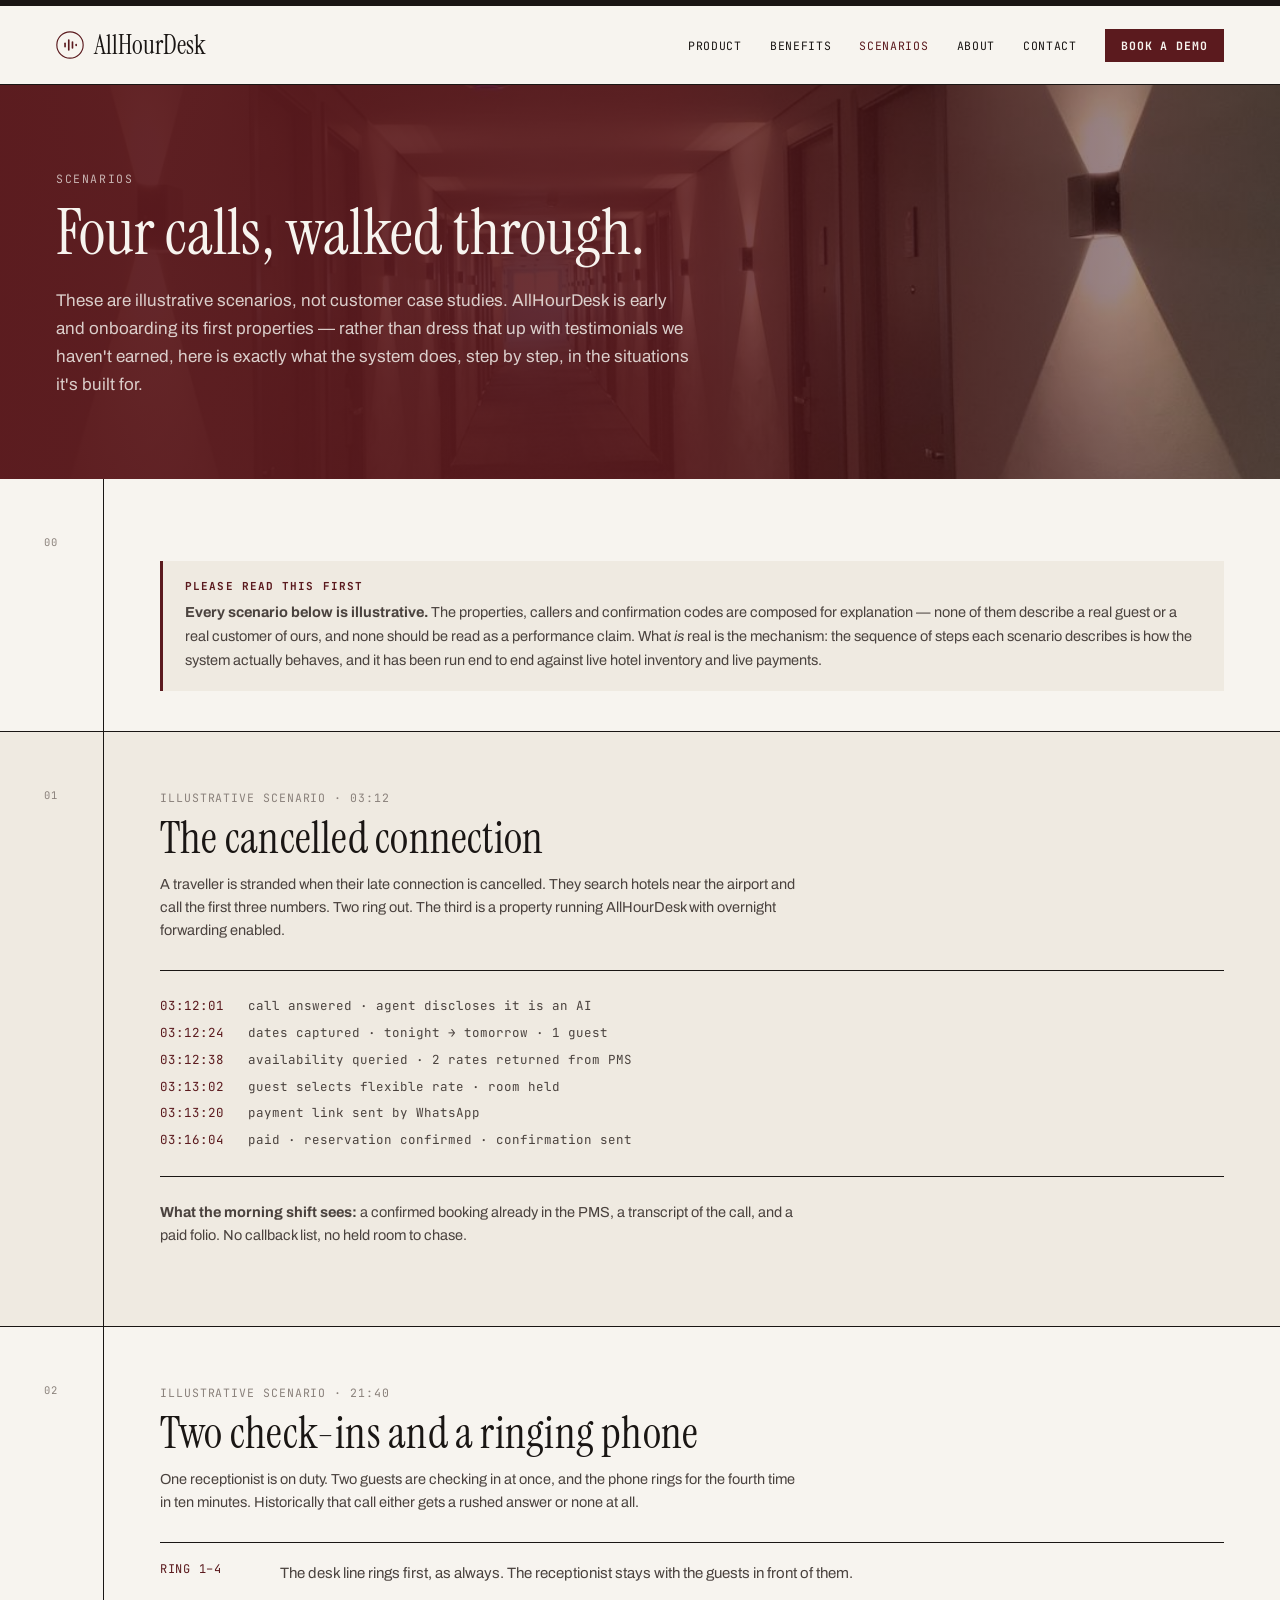
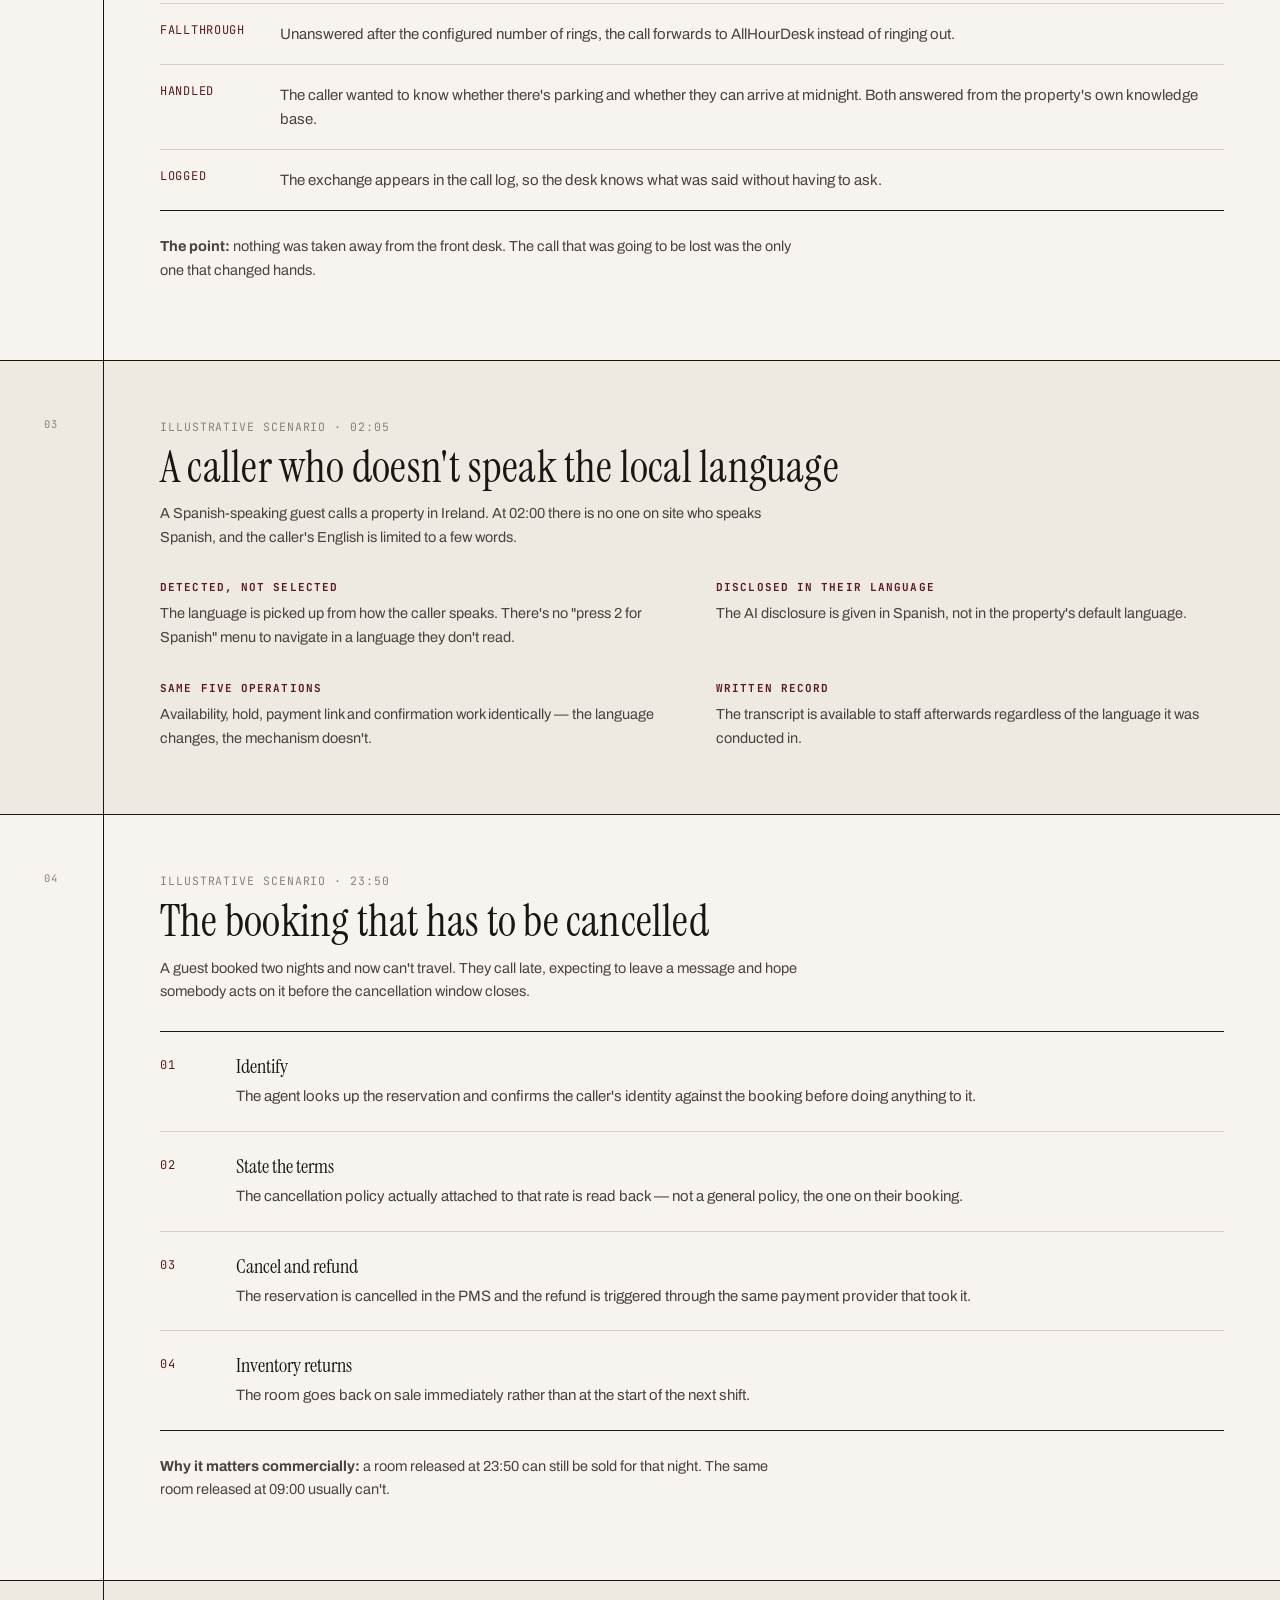
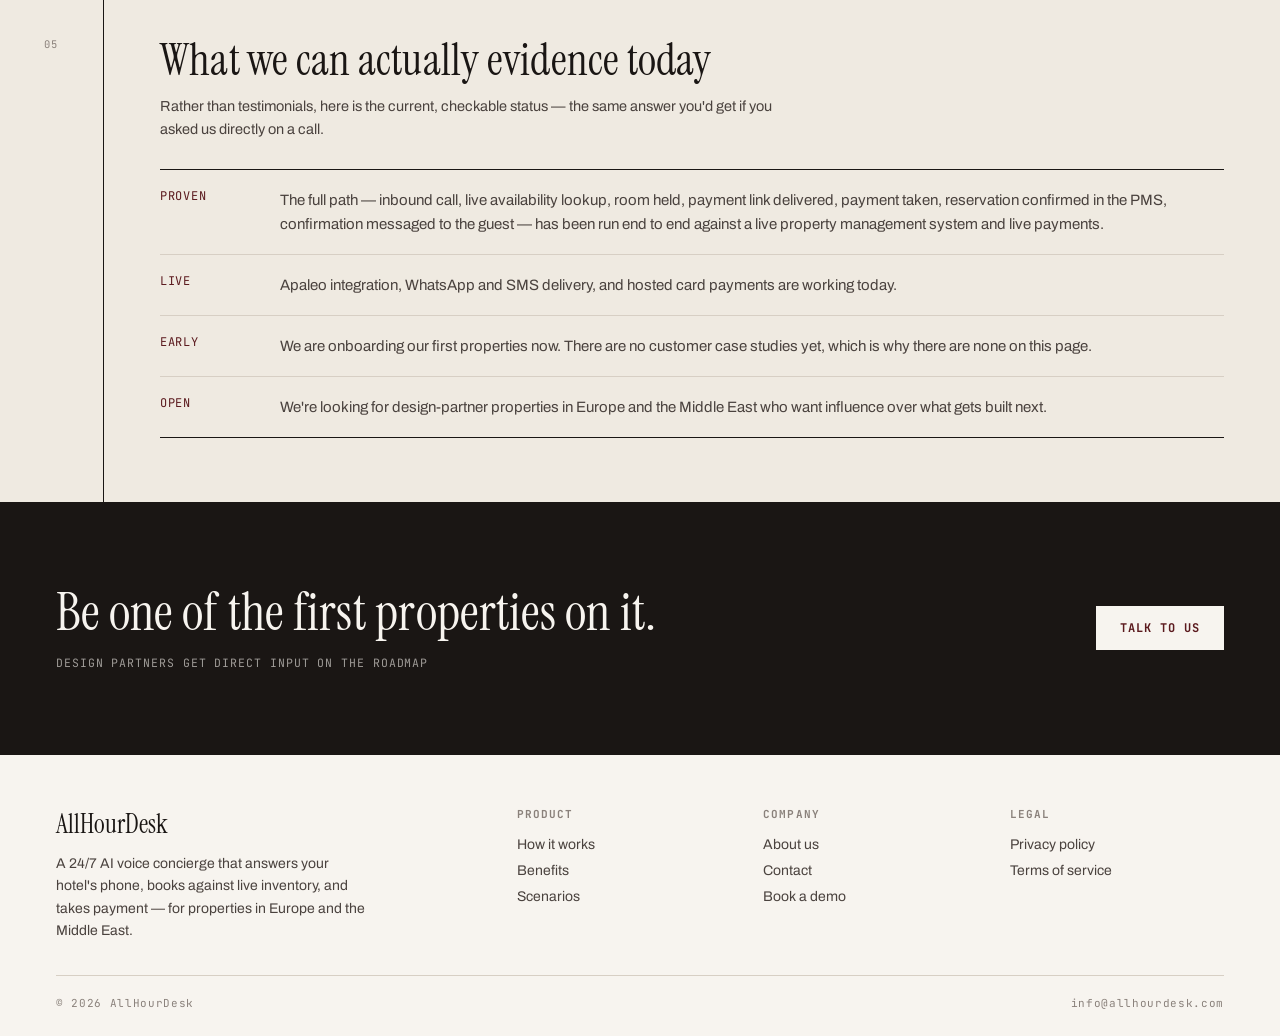
<file: scenarios.html>
<!doctype html>
<html lang="en">
<head>
<meta charset="utf-8">
<meta name="viewport" content="width=device-width,initial-scale=1">
<title>Scenarios — AllHourDesk</title>
<meta name="description" content="Four illustrative scenarios showing how AllHourDesk handles a call end to end — late-night direct bookings, front-desk overflow, non-English callers, and changes to existing reservations.">
<link rel="icon" href="brand/logo/favicon.svg" type="image/svg+xml">
<link rel="stylesheet" href="site.css">
</head>
<body>
<div class="page">

  <nav class="nav">
    <a class="nav-brand" href="index.html">
      <svg width="28" height="28" viewBox="0 0 34 34" fill="none" aria-hidden="true"><circle cx="17" cy="17" r="16" stroke="currentColor" stroke-width="1.4"></circle><rect x="10" y="14" width="2" height="6" rx="1" fill="currentColor"></rect><rect x="14.5" y="10" width="2" height="14" rx="1" fill="currentColor"></rect><rect x="19" y="12.5" width="2" height="9" rx="1" fill="currentColor"></rect><rect x="23.5" y="15.5" width="2" height="3" rx="1" fill="currentColor"></rect></svg>
      <span class="nav-wordmark">AllHourDesk</span>
    </a>
    <div class="nav-links">
      <a href="product.html">Product</a>
      <a href="benefits.html">Benefits</a>
      <a href="scenarios.html" aria-current="page">Scenarios</a>
      <a href="about.html">About</a>
      <a href="contact.html">Contact</a>
      <a class="btn btn-primary btn-sm" href="contact.html#demo">Book a demo</a>
    </div>
  </nav>

  <div class="page-head has-photo photo-corridor">
    <span class="hero-kicker">Scenarios</span>
    <h1>Four calls, walked through.</h1>
    <p>These are illustrative scenarios, not customer case studies. AllHourDesk is early and onboarding its first properties — rather than dress that up with testimonials we haven't earned, here is exactly what the system does, step by step, in the situations it's built for.</p>
  </div>

  <div class="rail-row">
    <div class="rail">00</div>
    <div class="rail-body" style="padding-bottom:40px">
      <div class="notice">
        <span class="label">Please read this first</span>
        <p><strong>Every scenario below is illustrative.</strong> The properties, callers and confirmation codes are composed for explanation — none of them describe a real guest or a real customer of ours, and none should be read as a performance claim. What <em>is</em> real is the mechanism: the sequence of steps each scenario describes is how the system actually behaves, and it has been run end to end against live hotel inventory and live payments.</p>
      </div>
    </div>
  </div>

  <!-- scenario 1 -->
  <div class="rail-row alt">
    <div class="rail">01</div>
    <div class="rail-body">
      <span class="meta">Illustrative scenario · 03:12</span>
      <h2 style="margin:10px 0 12px">The cancelled connection</h2>
      <p class="small" style="max-width:640px;margin:0 0 28px">A traveller is stranded when their late connection is cancelled. They search hotels near the airport and call the first three numbers. Two ring out. The third is a property running AllHourDesk with overnight forwarding enabled.</p>
      <div class="logstrip" style="border-top:1px solid var(--ahd-ink)">
        <div class="logstrip-lines" style="padding-left:0;padding-right:0">
          <span><span class="t">03:12:01</span> &nbsp; call answered · agent discloses it is an AI</span>
          <span><span class="t">03:12:24</span> &nbsp; dates captured · tonight → tomorrow · 1 guest</span>
          <span><span class="t">03:12:38</span> &nbsp; availability queried · 2 rates returned from PMS</span>
          <span><span class="t">03:13:02</span> &nbsp; guest selects flexible rate · room held</span>
          <span><span class="t">03:13:20</span> &nbsp; payment link sent by WhatsApp</span>
          <span><span class="t">03:16:04</span> &nbsp; paid · reservation confirmed · confirmation sent</span>
        </div>
      </div>
      <p class="small" style="max-width:640px;margin-top:24px"><strong>What the morning shift sees:</strong> a confirmed booking already in the PMS, a transcript of the call, and a paid folio. No callback list, no held room to chase.</p>
    </div>
  </div>

  <!-- scenario 2 -->
  <div class="rail-row">
    <div class="rail">02</div>
    <div class="rail-body">
      <span class="meta">Illustrative scenario · 21:40</span>
      <h2 style="margin:10px 0 12px">Two check-ins and a ringing phone</h2>
      <p class="small" style="max-width:640px;margin:0 0 28px">One receptionist is on duty. Two guests are checking in at once, and the phone rings for the fourth time in ten minutes. Historically that call either gets a rushed answer or none at all.</p>
      <div class="rows">
        <div class="row"><span class="k">RING&nbsp;1–4</span><span class="v">The desk line rings first, as always. The receptionist stays with the guests in front of them.</span></div>
        <div class="row"><span class="k">FALLTHROUGH</span><span class="v">Unanswered after the configured number of rings, the call forwards to AllHourDesk instead of ringing out.</span></div>
        <div class="row"><span class="k">HANDLED</span><span class="v">The caller wanted to know whether there's parking and whether they can arrive at midnight. Both answered from the property's own knowledge base.</span></div>
        <div class="row"><span class="k">LOGGED</span><span class="v">The exchange appears in the call log, so the desk knows what was said without having to ask.</span></div>
      </div>
      <p class="small" style="max-width:640px;margin-top:24px"><strong>The point:</strong> nothing was taken away from the front desk. The call that was going to be lost was the only one that changed hands.</p>
    </div>
  </div>

  <!-- scenario 3 -->
  <div class="rail-row alt">
    <div class="rail">03</div>
    <div class="rail-body">
      <span class="meta">Illustrative scenario · 02:05</span>
      <h2 style="margin:10px 0 12px">A caller who doesn't speak the local language</h2>
      <p class="small" style="max-width:640px;margin:0 0 28px">A Spanish-speaking guest calls a property in Ireland. At 02:00 there is no one on site who speaks Spanish, and the caller's English is limited to a few words.</p>
      <div class="grid-2">
        <div><span class="label">Detected, not selected</span><p>The language is picked up from how the caller speaks. There's no "press 2 for Spanish" menu to navigate in a language they don't read.</p></div>
        <div><span class="label">Disclosed in their language</span><p>The AI disclosure is given in Spanish, not in the property's default language.</p></div>
        <div><span class="label">Same five operations</span><p>Availability, hold, payment link and confirmation work identically — the language changes, the mechanism doesn't.</p></div>
        <div><span class="label">Written record</span><p>The transcript is available to staff afterwards regardless of the language it was conducted in.</p></div>
      </div>
    </div>
  </div>

  <!-- scenario 4 -->
  <div class="rail-row">
    <div class="rail">04</div>
    <div class="rail-body">
      <span class="meta">Illustrative scenario · 23:50</span>
      <h2 style="margin:10px 0 12px">The booking that has to be cancelled</h2>
      <p class="small" style="max-width:640px;margin:0 0 28px">A guest booked two nights and now can't travel. They call late, expecting to leave a message and hope somebody acts on it before the cancellation window closes.</p>
      <div class="steps">
        <div class="step"><span class="step-n">01</span><div><h3>Identify</h3><p>The agent looks up the reservation and confirms the caller's identity against the booking before doing anything to it.</p></div></div>
        <div class="step"><span class="step-n">02</span><div><h3>State the terms</h3><p>The cancellation policy actually attached to that rate is read back — not a general policy, the one on their booking.</p></div></div>
        <div class="step"><span class="step-n">03</span><div><h3>Cancel and refund</h3><p>The reservation is cancelled in the PMS and the refund is triggered through the same payment provider that took it.</p></div></div>
        <div class="step"><span class="step-n">04</span><div><h3>Inventory returns</h3><p>The room goes back on sale immediately rather than at the start of the next shift.</p></div></div>
      </div>
      <p class="small" style="max-width:640px;margin-top:24px"><strong>Why it matters commercially:</strong> a room released at 23:50 can still be sold for that night. The same room released at 09:00 usually can't.</p>
    </div>
  </div>

  <!-- what's actually verified -->
  <div class="rail-row alt no-rule">
    <div class="rail">05</div>
    <div class="rail-body">
      <h2 style="margin-bottom:12px">What we can actually evidence today</h2>
      <p class="small" style="max-width:640px;margin:0 0 28px">Rather than testimonials, here is the current, checkable status — the same answer you'd get if you asked us directly on a call.</p>
      <div class="rows">
        <div class="row"><span class="k">PROVEN</span><span class="v">The full path — inbound call, live availability lookup, room held, payment link delivered, payment taken, reservation confirmed in the PMS, confirmation messaged to the guest — has been run end to end against a live property management system and live payments.</span></div>
        <div class="row"><span class="k">LIVE</span><span class="v">Apaleo integration, WhatsApp and SMS delivery, and hosted card payments are working today.</span></div>
        <div class="row"><span class="k">EARLY</span><span class="v">We are onboarding our first properties now. There are no customer case studies yet, which is why there are none on this page.</span></div>
        <div class="row"><span class="k">OPEN</span><span class="v">We're looking for design-partner properties in Europe and the Middle East who want influence over what gets built next.</span></div>
      </div>
    </div>
  </div>

  <div class="cta">
    <div>
      <h2>Be one of the first properties on it.</h2>
      <span class="meta">Design partners get direct input on the roadmap</span>
    </div>
    <a class="btn btn-on-dark" href="contact.html#demo">Talk to us</a>
  </div>

  <footer class="footer">
    <div class="footer-cols">
      <div>
        <span class="nav-wordmark">AllHourDesk</span>
        <p class="footer-blurb">A 24/7 AI voice concierge that answers your hotel's phone, books against live inventory, and takes payment — for properties in Europe and the Middle East.</p>
      </div>
      <div>
        <h4>Product</h4>
        <ul>
          <li><a href="product.html">How it works</a></li>
          <li><a href="benefits.html">Benefits</a></li>
          <li><a href="scenarios.html">Scenarios</a></li>
        </ul>
      </div>
      <div>
        <h4>Company</h4>
        <ul>
          <li><a href="about.html">About us</a></li>
          <li><a href="contact.html">Contact</a></li>
          <li><a href="contact.html#demo">Book a demo</a></li>
        </ul>
      </div>
      <div>
        <h4>Legal</h4>
        <ul>
          <li><a href="privacy.html">Privacy policy</a></li>
          <li><a href="terms.html">Terms of service</a></li>
        </ul>
      </div>
    </div>
    <div class="footer-bar">
      <span>© 2026 AllHourDesk</span>
      <span><a href="mailto:info@allhourdesk.com">info@allhourdesk.com</a></span>
    </div>
  </footer>

</div>
</body>
</html>
</file>
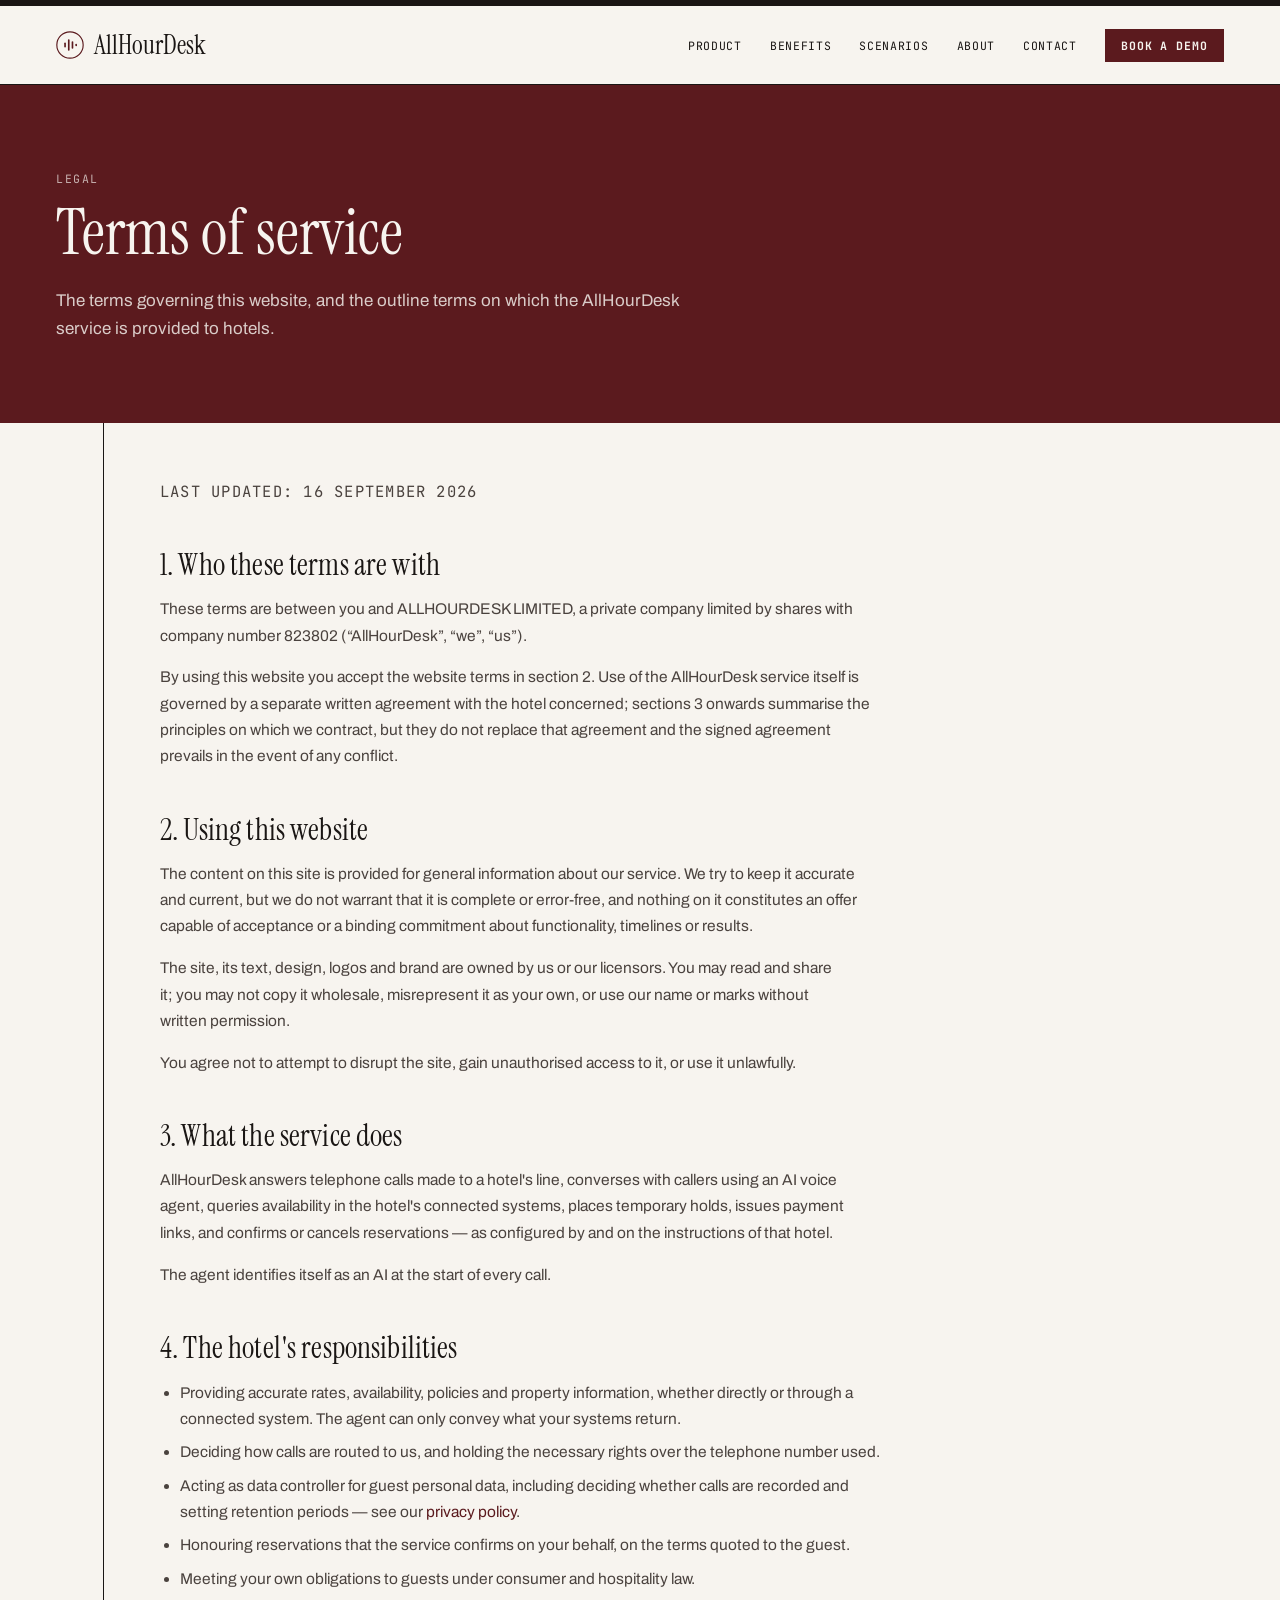
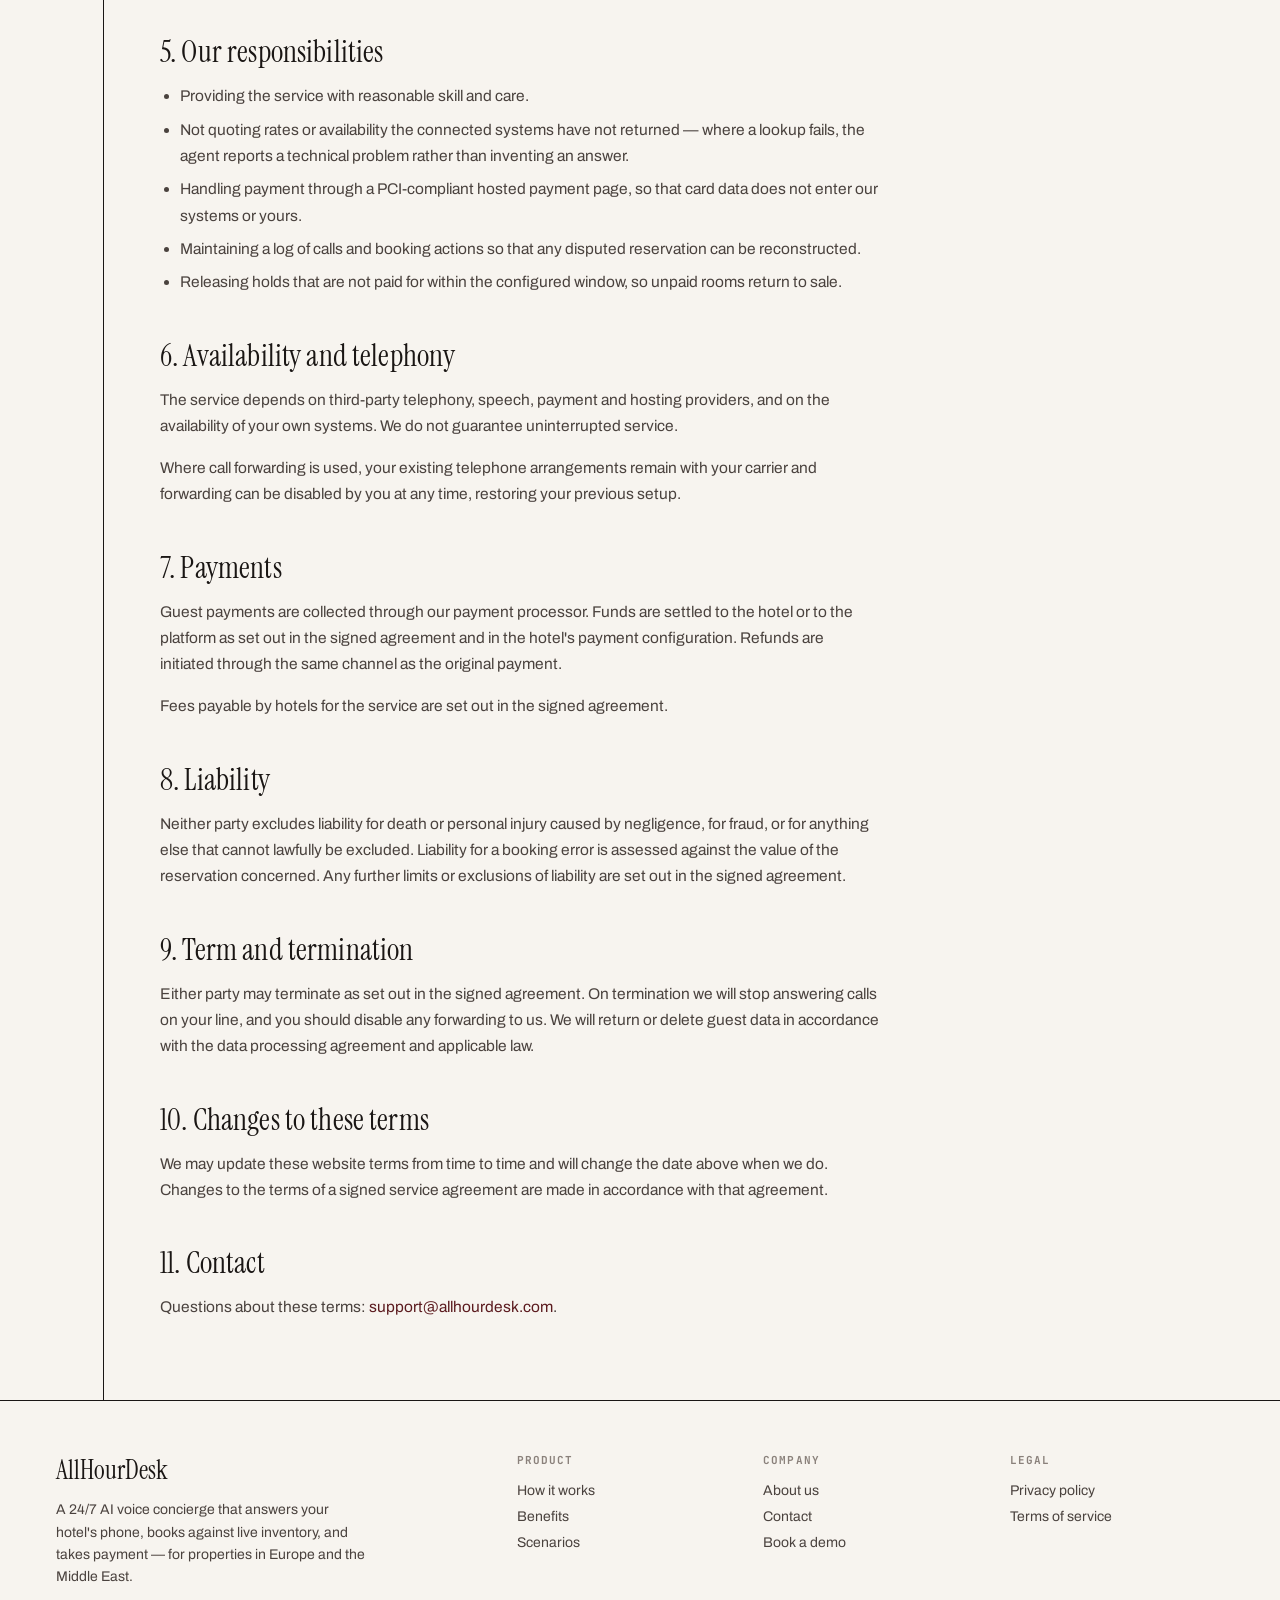
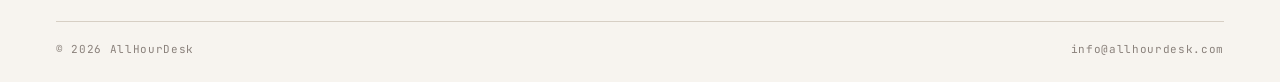
<file: terms.html>
<!doctype html>
<html lang="en">
<head>
<meta charset="utf-8">
<meta name="viewport" content="width=device-width,initial-scale=1">
<title>Terms of service — AllHourDesk</title>
<meta name="description" content="Terms governing use of the AllHourDesk website and service.">
<meta name="robots" content="noindex">
<link rel="icon" href="brand/logo/favicon.svg" type="image/svg+xml">
<link rel="stylesheet" href="site.css">
</head>
<body>
<div class="page">

  <nav class="nav">
    <a class="nav-brand" href="index.html">
      <svg width="28" height="28" viewBox="0 0 34 34" fill="none" aria-hidden="true"><circle cx="17" cy="17" r="16" stroke="currentColor" stroke-width="1.4"></circle><rect x="10" y="14" width="2" height="6" rx="1" fill="currentColor"></rect><rect x="14.5" y="10" width="2" height="14" rx="1" fill="currentColor"></rect><rect x="19" y="12.5" width="2" height="9" rx="1" fill="currentColor"></rect><rect x="23.5" y="15.5" width="2" height="3" rx="1" fill="currentColor"></rect></svg>
      <span class="nav-wordmark">AllHourDesk</span>
    </a>
    <div class="nav-links">
      <a href="product.html">Product</a>
      <a href="benefits.html">Benefits</a>
      <a href="scenarios.html">Scenarios</a>
      <a href="about.html">About</a>
      <a href="contact.html">Contact</a>
      <a class="btn btn-primary btn-sm" href="contact.html#demo">Book a demo</a>
    </div>
  </nav>

  <div class="page-head">
    <span class="hero-kicker">Legal</span>
    <h1>Terms of service</h1>
    <p>The terms governing this website, and the outline terms on which the AllHourDesk service is provided to hotels.</p>
  </div>

  <div class="rail-row no-rule">
    <div class="rail"></div>
    <div class="rail-body">

      <div class="prose">
        <p class="meta" style="margin-top:0">Last updated: 16 September 2026</p>

        <h2>1. Who these terms are with</h2>
        <p>These terms are between you and ALLHOURDESK LIMITED, a private company limited by shares with company number 823802 (&ldquo;AllHourDesk&rdquo;, &ldquo;we&rdquo;, &ldquo;us&rdquo;).</p>
        <p>By using this website you accept the website terms in section 2. Use of the AllHourDesk service itself is governed by a separate written agreement with the hotel concerned; sections 3 onwards summarise the principles on which we contract, but they do not replace that agreement and the signed agreement prevails in the event of any conflict.</p>

        <h2>2. Using this website</h2>
        <p>The content on this site is provided for general information about our service. We try to keep it accurate and current, but we do not warrant that it is complete or error-free, and nothing on it constitutes an offer capable of acceptance or a binding commitment about functionality, timelines or results.</p>
        <p>The site, its text, design, logos and brand are owned by us or our licensors. You may read and share it; you may not copy it wholesale, misrepresent it as your own, or use our name or marks without written permission.</p>
        <p>You agree not to attempt to disrupt the site, gain unauthorised access to it, or use it unlawfully.</p>

        <h2>3. What the service does</h2>
        <p>AllHourDesk answers telephone calls made to a hotel's line, converses with callers using an AI voice agent, queries availability in the hotel's connected systems, places temporary holds, issues payment links, and confirms or cancels reservations — as configured by and on the instructions of that hotel.</p>
        <p>The agent identifies itself as an AI at the start of every call.</p>

        <h2>4. The hotel's responsibilities</h2>
        <ul>
          <li>Providing accurate rates, availability, policies and property information, whether directly or through a connected system. The agent can only convey what your systems return.</li>
          <li>Deciding how calls are routed to us, and holding the necessary rights over the telephone number used.</li>
          <li>Acting as data controller for guest personal data, including deciding whether calls are recorded and setting retention periods — see our <a href="privacy.html">privacy policy</a>.</li>
          <li>Honouring reservations that the service confirms on your behalf, on the terms quoted to the guest.</li>
          <li>Meeting your own obligations to guests under consumer and hospitality law.</li>
        </ul>

        <h2>5. Our responsibilities</h2>
        <ul>
          <li>Providing the service with reasonable skill and care.</li>
          <li>Not quoting rates or availability the connected systems have not returned — where a lookup fails, the agent reports a technical problem rather than inventing an answer.</li>
          <li>Handling payment through a PCI-compliant hosted payment page, so that card data does not enter our systems or yours.</li>
          <li>Maintaining a log of calls and booking actions so that any disputed reservation can be reconstructed.</li>
          <li>Releasing holds that are not paid for within the configured window, so unpaid rooms return to sale.</li>
        </ul>

        <h2>6. Availability and telephony</h2>
        <p>The service depends on third-party telephony, speech, payment and hosting providers, and on the availability of your own systems. We do not guarantee uninterrupted service.</p>
        <p>Where call forwarding is used, your existing telephone arrangements remain with your carrier and forwarding can be disabled by you at any time, restoring your previous setup.</p>

        <h2>7. Payments</h2>
        <p>Guest payments are collected through our payment processor. Funds are settled to the hotel or to the platform as set out in the signed agreement and in the hotel's payment configuration. Refunds are initiated through the same channel as the original payment.</p>
        <p>Fees payable by hotels for the service are set out in the signed agreement.</p>

        <h2>8. Liability</h2>
        <p>Neither party excludes liability for death or personal injury caused by negligence, for fraud, or for anything else that cannot lawfully be excluded. Liability for a booking error is assessed against the value of the reservation concerned. Any further limits or exclusions of liability are set out in the signed agreement.</p>

        <h2>9. Term and termination</h2>
        <p>Either party may terminate as set out in the signed agreement. On termination we will stop answering calls on your line, and you should disable any forwarding to us. We will return or delete guest data in accordance with the data processing agreement and applicable law.</p>

        <h2>10. Changes to these terms</h2>
        <p>We may update these website terms from time to time and will change the date above when we do. Changes to the terms of a signed service agreement are made in accordance with that agreement.</p>


        <h2>11. Contact</h2>
        <p>Questions about these terms: <a href="mailto:support@allhourdesk.com">support@allhourdesk.com</a>.</p>
      </div>
    </div>
  </div>

  <footer class="footer">
    <div class="footer-cols">
      <div>
        <span class="nav-wordmark">AllHourDesk</span>
        <p class="footer-blurb">A 24/7 AI voice concierge that answers your hotel's phone, books against live inventory, and takes payment — for properties in Europe and the Middle East.</p>
      </div>
      <div>
        <h4>Product</h4>
        <ul>
          <li><a href="product.html">How it works</a></li>
          <li><a href="benefits.html">Benefits</a></li>
          <li><a href="scenarios.html">Scenarios</a></li>
        </ul>
      </div>
      <div>
        <h4>Company</h4>
        <ul>
          <li><a href="about.html">About us</a></li>
          <li><a href="contact.html">Contact</a></li>
          <li><a href="contact.html#demo">Book a demo</a></li>
        </ul>
      </div>
      <div>
        <h4>Legal</h4>
        <ul>
          <li><a href="privacy.html">Privacy policy</a></li>
          <li><a href="terms.html">Terms of service</a></li>
        </ul>
      </div>
    </div>
    <div class="footer-bar">
      <span>© 2026 AllHourDesk</span>
      <span><a href="mailto:info@allhourdesk.com">info@allhourdesk.com</a></span>
    </div>
  </footer>

</div>
</body>
</html>
</file>
<file: site.css>
/* AllHourDesk — corporate site styles (Night Log / 4A)
   Structure layer on top of brand/tokens.css. The single-page export this
   grew out of carried every rule inline; across eight pages that stops
   being maintainable, so the design is expressed as classes here instead.
   Visual language is unchanged — same rail grid, same type, same palette. */

@import url('https://fonts.googleapis.com/css2?family=Instrument+Serif:ital@0;1&family=Archivo:wght@400;500;600;700&family=JetBrains+Mono:wght@400;500;700&display=swap');
@import url('brand/tokens.css');

* { box-sizing: border-box; }

/* Section backgrounds run edge to edge; content stays in a centred 1280px
   column by padding each band with --g (0 below 1280px wide). */
:root { --ahd-max: 1280px; --g: max(0px, calc((100vw - var(--ahd-max)) / 2)); }

body {
  margin: 0;
  background: var(--ahd-bone);
  font-family: var(--ahd-font-ui);
  color: var(--ahd-ink);
}

a { color: var(--ahd-oxblood); text-decoration: none; }
a:hover { color: var(--ahd-oxblood-deep); text-decoration: underline; }

/* The 6px ink top border is part of the layout, not decoration — brand kit. */
.page {
  width: 100%;
  background: var(--ahd-bone);
  overflow: hidden;
  border-top: 6px solid var(--ahd-ink);
}

/* ── nav ─────────────────────────────────────────────────────────── */

.nav {
  display: flex;
  align-items: center;
  justify-content: space-between;
  gap: 24px;
  padding: 22px calc(var(--g) + var(--ahd-pad-x));
  border-bottom: 1px solid var(--ahd-ink);
  flex-wrap: wrap;
}
.nav-brand { display: flex; align-items: center; gap: 10px; color: var(--ahd-ink); }
.nav-brand:hover { text-decoration: none; }
.nav-brand svg { color: var(--ahd-oxblood); flex: none; }
.nav-wordmark { font-family: var(--ahd-font-display); font-size: 26px; letter-spacing: 0; }
.nav-links {
  display: flex;
  align-items: center;
  gap: 28px;
  font-family: var(--ahd-font-mono);
  font-size: 11.5px;
  letter-spacing: .06em;
  text-transform: uppercase;
  flex-wrap: wrap;
}
.nav-links a { color: var(--ahd-ink); }
.nav-links a:hover { color: var(--ahd-oxblood); text-decoration: none; }
.nav-links a[aria-current="page"] { color: var(--ahd-oxblood); }
/* .nav-links a outranks .btn-primary on specificity, which left the nav's
   demo button as dark text on oxblood — restate the button colours here. */
.nav-links a.btn-primary,
.nav-links a.btn-primary:hover { color: var(--ahd-bone); }

/* ── buttons ─────────────────────────────────────────────────────── */

.btn {
  display: inline-block;
  font-family: var(--ahd-font-mono);
  font-size: 12px;
  font-weight: 700;
  letter-spacing: .08em;
  text-transform: uppercase;
  padding: 14px 24px;
  border-radius: var(--ahd-radius);
}
.btn:hover { text-decoration: none; }
.btn-sm { padding: 9px 16px; font-size: 11.5px; }
.btn-primary { background: var(--ahd-oxblood); color: var(--ahd-bone); }
.btn-primary:hover { background: var(--ahd-oxblood-deep); color: var(--ahd-bone); }
.btn-on-dark { background: var(--ahd-bone); color: var(--ahd-oxblood); }
.btn-on-dark:hover { background: #fff; color: var(--ahd-oxblood-deep); }
.btn-ghost-dark { border: 1px solid rgba(247,244,239,.5); color: var(--ahd-bone); font-weight: 400; }
.btn-ghost-dark:hover { border-color: var(--ahd-bone); color: var(--ahd-bone); }

/* ── rail sections ───────────────────────────────────────────────── */

.rail-row {
  display: grid;
  grid-template-columns: var(--ahd-rail) 1fr;
  padding-inline: var(--g);
  border-bottom: 1px solid var(--ahd-ink);
}
.rail-row.alt { background: var(--ahd-bone-2); }
.rail-row.no-rule { border-bottom: 0; }
.rail {
  border-right: 1px solid var(--ahd-ink);
  padding: var(--ahd-pad-y) 0 0;
  text-align: center;
  font-family: var(--ahd-font-mono);
  font-size: 10.5px;
  letter-spacing: .1em;
  color: var(--ahd-ink-45);
}
.rail-body { padding: var(--ahd-pad-y) var(--ahd-pad-x) 64px; min-width: 0; }

h1, h2, h3 { font-weight: 400; margin: 0; }
h1 { font: var(--ahd-h1); letter-spacing: 0; text-wrap: balance; }
h2 { font: var(--ahd-h2); letter-spacing: .005em; text-wrap: balance; }
h3 { font: var(--ahd-h3); }

.lede { font-size: 18px; line-height: 1.6; color: var(--ahd-ink-70); max-width: 620px; }
p { font: var(--ahd-body); color: var(--ahd-ink-70); text-wrap: pretty; }
.small { font: var(--ahd-small); color: var(--ahd-ink-70); }

.label {
  font-family: var(--ahd-font-mono);
  font-size: 11px;
  font-weight: 700;
  letter-spacing: .1em;
  text-transform: uppercase;
  color: var(--ahd-oxblood);
}
.meta {
  font-family: var(--ahd-font-mono);
  font-size: 11.5px;
  letter-spacing: .08em;
  text-transform: uppercase;
  color: var(--ahd-ink-45);
}

/* ── hero ────────────────────────────────────────────────────────── */

.hero { background: var(--ahd-oxblood); color: var(--ahd-bone); display: grid; grid-template-columns: var(--ahd-rail) 1fr; padding-inline: var(--g); }
.hero-rail {
  border-right: 1px solid rgba(247,244,239,.25);
  padding: 40px 0;
  display: flex; flex-direction: column; align-items: center; gap: 26px;
  font-family: var(--ahd-font-mono); font-size: 10.5px; letter-spacing: .1em;
  color: rgba(247,244,239,.6);
}
.hero-rail .now { color: var(--ahd-bone); border: 1px solid rgba(247,244,239,.5); padding: 3px 6px; }
.hero-body { padding: 96px var(--ahd-pad-x) 92px; }
.hero-body h1 { margin: 20px 0 0; max-width: 840px; }
.hero-kicker { font-family: var(--ahd-font-mono); font-size: 11.5px; letter-spacing: .14em; text-transform: uppercase; color: rgba(247,244,239,.7); }
.hero-body p { color: rgba(247,244,239,.82); max-width: 560px; margin: 26px 0 0; font-size: 18px; }
.hero-actions { display: flex; gap: 14px; margin-top: 38px; flex-wrap: wrap; }

/* page header for interior pages */
.page-head { background: var(--ahd-oxblood); color: var(--ahd-bone); padding: 84px calc(var(--g) + var(--ahd-pad-x)) 80px; }
.page-head h1 { font-size: 64px; max-width: 860px; margin: 16px 0 0; }
.page-head p { color: rgba(247,244,239,.82); max-width: 640px; margin: 22px 0 0; font-size: 17px; }
.page-head .hero-kicker { color: rgba(247,244,239,.7); }

/* ── log strip ───────────────────────────────────────────────────── */

.logstrip { border-bottom: 1px solid var(--ahd-ink); background: var(--ahd-bone-2); }
.logstrip-inner { display: grid; grid-template-columns: var(--ahd-rail) 1fr; padding-inline: var(--g); }
.logstrip-rail { border-right: 1px solid var(--ahd-ink); }
.logstrip-lines {
  padding: 26px var(--ahd-pad-x);
  font-family: var(--ahd-font-mono); font-size: 12.5px; line-height: 1.5;
  color: var(--ahd-ink-70);
  display: flex; flex-direction: column; gap: 8px;
}
.logstrip-lines .t { color: var(--ahd-oxblood); }

/* ── grids & cards ───────────────────────────────────────────────── */

.cols-3, .cols-2 { display: grid; gap: 0; }
.cols-3 { grid-template-columns: repeat(3, 1fr); }
.cols-2 { grid-template-columns: repeat(2, 1fr); }
.cols-3 > * + *, .cols-2 > * + * { border-left: 1px solid var(--ahd-rule); }
.cols-3 > *, .cols-2 > * { padding: 0 32px; }
.cols-3 > *:first-child, .cols-2 > *:first-child { padding-left: 0; }
.cols-3 > *:last-child, .cols-2 > *:last-child { padding-right: 0; }
.cols-3 p, .cols-2 p { font-size: 15px; line-height: 1.65; margin: 14px 0 0; }

.grid-2 { display: grid; grid-template-columns: repeat(2, 1fr); gap: 28px 48px; }
.grid-2 p { font-size: 14.5px; margin: 8px 0 0; }

.card { border: 1px solid var(--ahd-rule); padding: 28px; }
.card h3 { margin-bottom: 10px; }
.card p { font-size: 15px; line-height: 1.65; }

/* definition rows (integrations table) */
.rows { display: flex; flex-direction: column; }
.row {
  display: grid; grid-template-columns: 96px 1fr; gap: 24px;
  padding: 18px 0; border-top: 1px solid var(--ahd-rule);
}
.row:first-child { border-top: 1px solid var(--ahd-ink); }
.row:last-child { border-bottom: 1px solid var(--ahd-ink); }
.row .k { font-family: var(--ahd-font-mono); font-size: 12px; color: var(--ahd-oxblood); letter-spacing: .06em; }
.row .v { font-size: 15px; line-height: 1.6; color: var(--ahd-ink-70); }

/* numbered steps */
.steps { counter-reset: step; display: flex; flex-direction: column; gap: 0; }
.step { display: grid; grid-template-columns: 56px 1fr; gap: 20px; padding: 22px 0; border-top: 1px solid var(--ahd-rule); }
.step:first-child { border-top: 1px solid var(--ahd-ink); }
.step:last-child { border-bottom: 1px solid var(--ahd-ink); }
.step-n { font-family: var(--ahd-font-mono); font-size: 12px; color: var(--ahd-oxblood); letter-spacing: .06em; padding-top: 3px; }
.step h3 { font-size: 20px; margin-bottom: 6px; }
.step p { font-size: 15px; line-height: 1.65; margin: 0; }

/* notice / disclosure block */
.notice {
  border-left: 3px solid var(--ahd-oxblood);
  background: var(--ahd-bone-2);
  padding: 18px 22px;
  margin: 26px 0 0;
}
.notice p { font-size: 14.5px; margin: 0; }
.notice .label { display: block; margin-bottom: 8px; }

/* ── CTA band + footer ───────────────────────────────────────────── */

.cta {
  background: var(--ahd-ink); color: var(--ahd-bone);
  padding: 84px calc(var(--g) + var(--ahd-pad-x));
  display: flex; justify-content: space-between; align-items: center;
  gap: 30px; flex-wrap: wrap;
}
.cta h2 { font-size: 52px; max-width: 760px; }
.cta .meta { color: rgba(247,244,239,.6); margin: 14px 0 0; display: block; }

.footer { background: var(--ahd-bone); padding: 52px calc(var(--g) + var(--ahd-pad-x)) 26px; border-top: 1px solid var(--ahd-ink); }
.footer-cols { display: grid; grid-template-columns: 2fr 1fr 1fr 1fr; gap: 32px; padding-bottom: 32px; }
.footer-cols h4 {
  font-family: var(--ahd-font-mono); font-size: 11px; font-weight: 700;
  letter-spacing: .1em; text-transform: uppercase; color: var(--ahd-ink-45);
  margin: 0 0 14px;
}
.footer-cols ul { list-style: none; margin: 0; padding: 0; display: flex; flex-direction: column; gap: 9px; }
.footer-cols a { font-size: 14px; color: var(--ahd-ink-70); }
.footer-cols a:hover { color: var(--ahd-oxblood); }
.footer-blurb { font-size: 14px; line-height: 1.6; color: var(--ahd-ink-70); max-width: 320px; margin: 12px 0 0; }
.footer-bar {
  border-top: 1px solid var(--ahd-rule);
  padding-top: 20px;
  display: flex; justify-content: space-between; align-items: center; gap: 16px; flex-wrap: wrap;
  font-family: var(--ahd-font-mono); font-size: 11px; letter-spacing: .06em; color: var(--ahd-ink-45);
}
.footer-bar a { color: var(--ahd-ink-45); }

/* ── long-form legal pages ───────────────────────────────────────── */

.prose { max-width: 720px; }
.prose h2 { font-size: 30px; margin: 44px 0 14px; }
.prose h3 { font-size: 19px; font-family: var(--ahd-font-ui); font-weight: 700; margin: 26px 0 8px; }
.prose p, .prose li { font-size: 15.5px; line-height: 1.7; color: var(--ahd-ink-70); }
.prose ul { padding-left: 20px; }
.prose li { margin-bottom: 7px; }
.prose table { border-collapse: collapse; width: 100%; margin: 18px 0; }
.prose th, .prose td {
  text-align: left; padding: 11px 12px; font-size: 14.5px;
  border-bottom: 1px solid var(--ahd-rule); vertical-align: top; color: var(--ahd-ink-70);
}
.prose th { font-family: var(--ahd-font-mono); font-size: 11px; letter-spacing: .08em; text-transform: uppercase; color: var(--ahd-ink); }

/* ── multilingual greeting band ──────────────────────────────────── */
/* Oxblood field, so per the brand kit the accent here is clay, not oxblood. */

.greetings { background: var(--ahd-oxblood); color: var(--ahd-bone); padding: 80px calc(var(--g) + var(--ahd-pad-x)) 64px; }
.greetings-head { display: flex; justify-content: space-between; align-items: flex-end; gap: 20px 60px; flex-wrap: wrap; margin-bottom: 48px; }
.greetings-head .hero-kicker { color: rgba(247,244,239,.7); }
.greetings-head p { color: rgba(247,244,239,.82); font-size: 15px; max-width: 420px; margin: 0; }
.greetings-split { display: grid; grid-template-columns: minmax(0, 1.4fr) minmax(0, 1fr); gap: 60px; align-items: center; }
.greetings-split svg { display: block; width: 100%; height: auto; }
.greeting-wall { display: flex; flex-wrap: wrap; align-items: flex-end; gap: 28px 40px; }
.greeting { display: block; }
.greeting .lang {
  display: block;
  font-family: var(--ahd-font-mono); font-size: 10px; font-weight: 500;
  letter-spacing: .14em; text-transform: uppercase;
  color: rgba(247,244,239,.55); margin-bottom: 4px;
}
.greeting .word { font-family: var(--ahd-font-display); line-height: 1; letter-spacing: 0; }
.greeting .word.xl { font-size: 60px; }
.greeting .word.lg { font-size: 48px; }
.greeting .word.md { font-size: 40px; }
.greeting.accent .word { color: var(--ahd-clay); }
.greeting.accent .lang { color: var(--ahd-clay); }
.greetings-foot {
  margin-top: 40px; padding-top: 22px;
  border-top: 1px solid rgba(247,244,239,.25);
  font-family: var(--ahd-font-mono); font-size: 11.5px; letter-spacing: .06em;
  color: rgba(247,244,239,.7);
}

/* Below this the list column gets too narrow to sit beside a landscape photo. */
@media (max-width: 1100px) {
  .greetings-split { grid-template-columns: minmax(0, 1fr); gap: 44px; }
}

@media (max-width: 900px) {
  .greetings { padding: 48px 24px 40px; }
  .greetings-split { grid-template-columns: 1fr; gap: 34px; }
  .greeting-wall { gap: 20px 28px; }
  .greeting .word.xl { font-size: 38px; }
  .greeting .word.lg { font-size: 31px; }
  .greeting .word.md { font-size: 26px; }
}

/* ── photography ─────────────────────────────────────────────────── */
/* Photos sit under an oxblood wash rather than replacing the brand colour:
   the text side stays near-solid oxblood for legibility, the photo shows
   through towards the opposite edge. All images are Pexels-licensed. */

.hero.has-photo {
  background:
    linear-gradient(90deg, rgba(91,26,30,.96) 0%, rgba(91,26,30,.86) 48%, rgba(36,16,18,.42) 100%),
    url('img/night-reception.jpg') 62% 42% / cover no-repeat,
    var(--ahd-oxblood);
}
.page-head.has-photo { background-repeat: no-repeat; background-size: cover; }
/* This photo is very dark to begin with, so it can't take a full-width wash:
   it's shown large and anchored right, with the oxblood fading out only over
   its left edge, so the lit windows stay visible. */
.page-head.photo-windows {
  background-color: var(--ahd-oxblood);
  background-image:
    linear-gradient(90deg, rgba(91,26,30,1) 0%, rgba(91,26,30,1) 58%, rgba(91,26,30,.25) 82%, rgba(91,26,30,0) 100%),
    url('img/night-windows.jpg');
  background-size: 100% 100%, auto 175%;
  background-position: 0 0, 100% 42%;
}
.page-head.photo-corridor {
  background-image:
    linear-gradient(90deg, rgba(91,26,30,.97) 0%, rgba(91,26,30,.88) 52%, rgba(36,16,18,.40) 100%),
    url('img/night-corridor.jpg');
  background-position: 0 0, 100% 50%;
}

/* Landscape photos whose subject sits mid-frame: drawn smaller than cover and
   anchored right, so the subject lands clear of the headline, with solid
   oxblood behind the text column. */
.page-head.photo-phone, .page-head.photo-doors, .page-head.photo-bell {
  background-color: var(--ahd-oxblood);
  background-repeat: no-repeat;
  background-size: 100% 100%, auto 150%;
}
.page-head.photo-phone {
  background-image:
    linear-gradient(90deg, rgba(91,26,30,1) 0%, rgba(91,26,30,1) 44%, rgba(91,26,30,.55) 62%, rgba(36,16,18,.1) 100%),
    url('img/hotel-phone.jpg');
  background-position: 0 0, 100% 45%;
}
.page-head.photo-doors {
  background-image:
    linear-gradient(90deg, rgba(91,26,30,1) 0%, rgba(91,26,30,1) 55%, rgba(91,26,30,.45) 70%, rgba(36,16,18,0) 100%),
    url('img/red-doors.jpg');
  background-position: 0 0, 118% 50%;
}
.page-head.photo-bell {
  background-image:
    linear-gradient(90deg, rgba(91,26,30,1) 0%, rgba(91,26,30,1) 52%, rgba(91,26,30,.45) 68%, rgba(36,16,18,.05) 100%),
    url('img/reception-bell.jpg');
  background-size: 100% 100%, cover;
  background-position: 0 0, 50% 55%;
}

/* receptionist photo with the greetings overlaid as live text */
.greet-photo { position: relative; aspect-ratio: 10 / 7; overflow: hidden; border: 1px solid rgba(247,244,239,.25); }
.greet-photo img { width: 100%; height: 100%; object-fit: cover; display: block; }
.bubble {
  position: absolute;
  background: #241012; color: var(--ahd-bone);
  border: 1px solid rgba(247,244,239,.55); border-radius: 10px;
  padding: 8px 16px 10px;
  font-family: var(--ahd-font-display); font-size: 30px; line-height: 1;
  box-shadow: 0 10px 28px rgba(36,16,18,.35);
}
.bubble .lang {
  display: block; margin-bottom: 5px;
  font-family: var(--ahd-font-mono); font-size: 9.5px; letter-spacing: .14em;
  color: rgba(247,244,239,.6);
}
.bubble::after {
  content: ""; position: absolute; bottom: -9px; width: 16px; height: 16px;
  background: #241012;
  border-right: 1px solid rgba(247,244,239,.55); border-bottom: 1px solid rgba(247,244,239,.55);
}
.bubble.b1 { top: 6%;  left: 20%; }
.bubble.b1::after { right: 22px; transform: rotate(45deg); }
.bubble.b2 { top: 4%; right: 7%; color: var(--ahd-clay); }
.bubble.b2 .lang { color: rgba(217,160,138,.8); }
.bubble.b2::after { left: 22px; transform: rotate(45deg); }
.bubble.b3 { top: 27%; left: 9%; }
.bubble.b3::after { right: 22px; transform: rotate(45deg); }

/* image + text split band on light pages */
.photo-split { display: grid; grid-template-columns: minmax(0, 1fr) minmax(0, 1fr); border-bottom: 1px solid var(--ahd-ink); }
.photo-split .photo { position: relative; min-height: 460px; background: #1A1614; }
.photo-split .photo img { position: absolute; inset: 0; width: 100%; height: 100%; object-fit: cover; }
.photo-split .text { padding: 64px calc(var(--g) + var(--ahd-pad-x)) 64px 64px; display: flex; flex-direction: column; justify-content: center; background: var(--ahd-ink); color: var(--ahd-bone); }
.photo-split .text .hero-kicker { color: rgba(247,244,239,.6); }
.photo-split .text h2 { color: var(--ahd-bone); margin: 14px 0 16px; }
.photo-split .text p { color: rgba(247,244,239,.8); margin: 0; max-width: 460px; }


@media (max-width: 900px) {
  .hero.has-photo { background: linear-gradient(180deg, rgba(91,26,30,.9), rgba(91,26,30,.94)), url('img/night-reception.jpg') 60% 40% / cover no-repeat, var(--ahd-oxblood); }
  .page-head.photo-windows,
  .page-head.photo-corridor {
    background-image: linear-gradient(rgba(91,26,30,.9), rgba(91,26,30,.92)), url('img/night-corridor.jpg');
    background-size: 100% 100%, cover;
    background-position: 0 0, 50% 50%;
  }
  .page-head.photo-windows { background-image: linear-gradient(rgba(91,26,30,.86), rgba(91,26,30,.9)), url('img/night-windows.jpg'); }
  .page-head.photo-phone, .page-head.photo-doors, .page-head.photo-bell { background-size: 100% 100%, cover; background-position: 0 0, 50% 50%; }
  .page-head.photo-phone { background-image: linear-gradient(rgba(91,26,30,.88), rgba(91,26,30,.92)), url('img/hotel-phone.jpg'); }
  .page-head.photo-doors { background-image: linear-gradient(rgba(91,26,30,.86), rgba(91,26,30,.9)), url('img/red-doors.jpg'); }
  .page-head.photo-bell  { background-image: linear-gradient(rgba(91,26,30,.88), rgba(91,26,30,.92)), url('img/reception-bell.jpg'); }
  .photo-split { grid-template-columns: 1fr; }
  .photo-split .photo { min-height: 300px; }
  .photo-split .text { padding: 36px 24px; }
  .bubble { font-size: 17px; padding: 5px 10px 7px; border-radius: 8px; }
  .bubble .lang { font-size: 7.5px; letter-spacing: .1em; margin-bottom: 3px; }
  .bubble::after { width: 11px; height: 11px; bottom: -6px; }
  .bubble.b1 { top: 4%; left: 14%; }
  .bubble.b2 { top: 3%; right: 4%; }
  .bubble.b3 { top: 30%; left: 3%; }
}

/* ── figures & diagrams ──────────────────────────────────────────── */

.figure { margin: 30px 0 0; }
.figure svg { display: block; width: 100%; max-width: 920px; height: auto; }
.figure figcaption {
  font-family: var(--ahd-font-mono);
  font-size: 11.5px;
  line-height: 1.6;
  letter-spacing: .03em;
  color: var(--ahd-ink-45);
  margin-top: 14px;
  max-width: 680px;
}
.figure-band { background: var(--ahd-bone-2); padding: 48px calc(var(--g) + var(--ahd-pad-x)); border-bottom: 1px solid var(--ahd-ink); }
.figure-band .figure { margin: 0; }

/* diagram type — set once, inherited by every <text> in the drawings */
.dg { font-family: var(--ahd-font-ui); }
.dg-box { fill: var(--ahd-bone); stroke: var(--ahd-ink); stroke-width: 1.2; }
.dg-box-accent { fill: #F3E7E6; stroke: var(--ahd-oxblood); stroke-width: 1.4; }
.dg-t { fill: var(--ahd-ink); font-size: 15px; }
.dg-t-sm { fill: var(--ahd-ink-70); font-size: 12.5px; }
.dg-lbl { font-family: var(--ahd-font-mono); font-size: 11px; letter-spacing: .08em; fill: var(--ahd-ink-45); }
.dg-lbl-ox { font-family: var(--ahd-font-mono); font-size: 11px; letter-spacing: .08em; fill: var(--ahd-oxblood); }
.dg-line { stroke: var(--ahd-ink); stroke-width: 1.2; fill: none; }
.dg-line-ox { stroke: var(--ahd-oxblood); stroke-width: 1.6; fill: none; }
.dg-dash { stroke: var(--ahd-ink-45); stroke-width: 1; stroke-dasharray: 4 4; fill: none; }


/* ── responsive ──────────────────────────────────────────────────── */

@media (max-width: 900px) {
  :root { --ahd-pad-x: 24px; --ahd-pad-y: 40px; }
  .rail-row, .hero, .logstrip-inner { grid-template-columns: minmax(0, 1fr); }
  .rail, .hero-rail, .logstrip-rail { display: none; }
  .rail-body { padding: 40px 24px 44px; }
  h1 { font-size: 46px; }
  .page-head h1 { font-size: 38px; }
  h2, .cta h2 { font-size: 32px; }
  .hero-body { padding: 44px 24px 40px; }
  .hero-body h1 { font-size: 46px; }
  .cols-3, .cols-2, .grid-2, .footer-cols { grid-template-columns: 1fr; gap: 28px; }
  .cols-3 > *, .cols-2 > * { padding: 0; border-left: 0; }
  .cols-3 > * + *, .cols-2 > * + * { border-top: 1px solid var(--ahd-rule); padding-top: 24px; }
  /* two rows: brand + demo button, then a sideways-scrolling link row */
  .nav { position: relative; padding: 16px 24px 0; row-gap: 14px; }
  .nav-links {
    width: calc(100% + 48px); margin: 0 -24px; padding: 13px 24px;
    flex-wrap: nowrap; overflow-x: auto; gap: 24px; font-size: 11px;
    white-space: nowrap; border-top: 1px solid var(--ahd-rule); scrollbar-width: none;
  }
  .nav-links::-webkit-scrollbar { display: none; }
  .nav-links .btn { position: absolute; top: 14px; right: 24px; padding: 8px 12px; font-size: 10.5px; }
  .nav-wordmark { font-size: 23px; }
  /* diagrams keep a legible size and scroll sideways instead of shrinking */
  .figure { overflow-x: auto; -webkit-overflow-scrolling: touch; }
  .figure { max-width: 100%; }
  .figure svg { min-width: 700px; }
  /* the homepage timeline reads better scaled to fit than scrolled */
  .figure.fit svg { min-width: 0; }
  .figure.fit .dg-lbl, .figure.fit .dg-lbl-ox { font-size: 21px; letter-spacing: .04em; }
  .figure.fit .dg-t { font-size: 28px; }
  .figure-band { padding: 32px 24px; }
  .page-head { padding: 52px 24px 48px; }
  .photo-split .text { padding: 40px 24px; }
  .cta { padding: 48px 24px; }
  .footer { padding: 36px 24px 20px; }
  .step, .row { grid-template-columns: 1fr; gap: 6px; }
}
</file>
